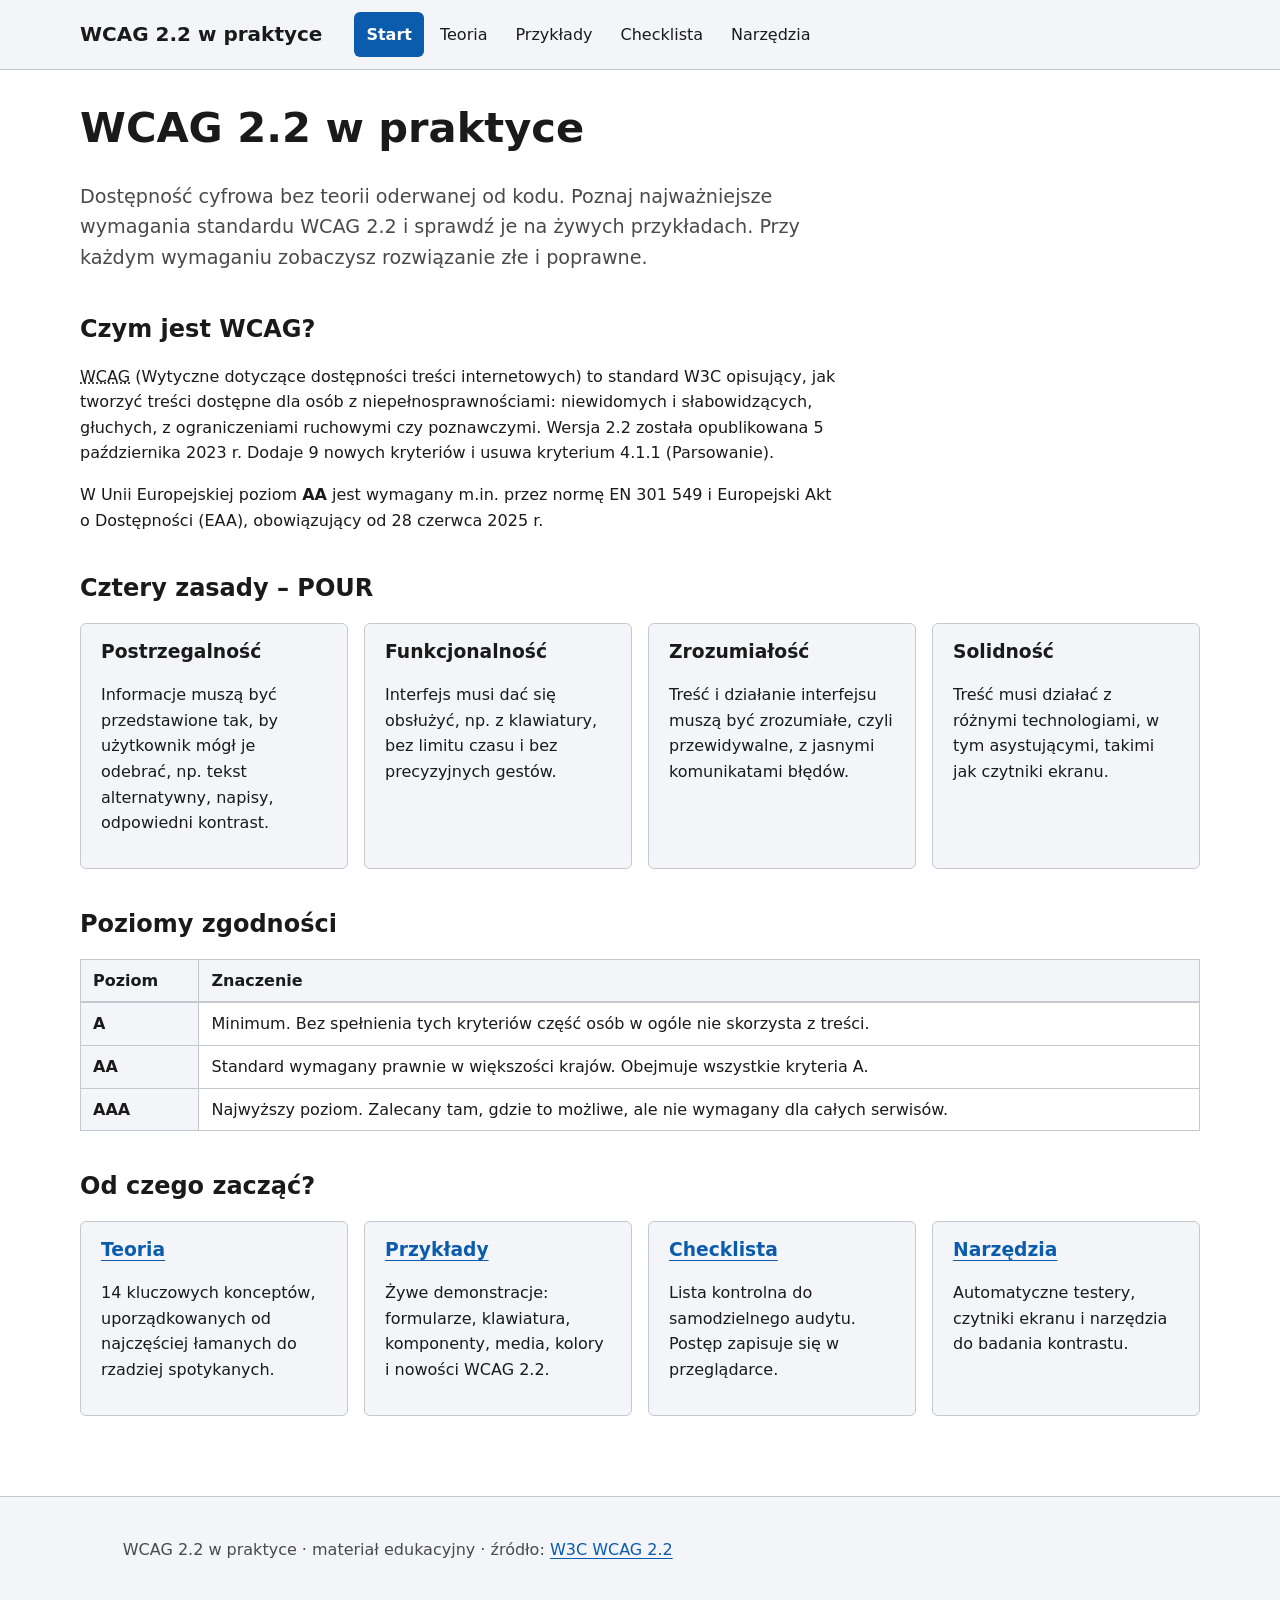
<file: index.html>
<!doctype html>
<html lang="pl">
<head>
  <meta charset="utf-8">
  <meta name="viewport" content="width=device-width, initial-scale=1">
  <title>WCAG 2.2 w praktyce – Strona główna</title>
  <meta name="description" content="Praktyczny przewodnik po standardzie WCAG 2.2 z żywymi przykładami.">
  <link rel="stylesheet" href="assets/css/style.css">
</head>
<body>
  <a class="skip-link" href="#main">Przejdź do treści</a>
  <header class="site-header">
    <div class="inner">
      <a class="logo" href="index.html">WCAG 2.2 w praktyce</a>
      <nav class="site-nav" aria-label="Główna">
        <ul>
          <li><a href="index.html" aria-current="page">Start</a></li>
          <li><a href="teoria.html">Teoria</a></li>
          <li><a href="przyklady/index.html">Przykłady</a></li>
          <li><a href="checklista.html">Checklista</a></li>
          <li><a href="narzedzia.html">Narzędzia</a></li>
        </ul>
      </nav>
    </div>
  </header>

  <main id="main" tabindex="-1">
    <h1>WCAG 2.2 w praktyce</h1>
    <p class="lead">Dostępność cyfrowa bez teorii oderwanej od kodu. Poznaj najważniejsze wymagania standardu WCAG 2.2 i sprawdź je na żywych przykładach. Przy każdym wymaganiu zobaczysz rozwiązanie złe i poprawne.</p>

    <h2>Czym jest WCAG?</h2>
    <p><abbr title="Web Content Accessibility Guidelines">WCAG</abbr> (Wytyczne dotyczące dostępności treści internetowych) to standard W3C opisujący, jak tworzyć treści dostępne dla osób z niepełnosprawnościami: niewidomych i słabowidzących, głuchych, z ograniczeniami ruchowymi czy poznawczymi. Wersja 2.2 została opublikowana 5 października 2023 r. Dodaje 9 nowych kryteriów i usuwa kryterium 4.1.1 (Parsowanie).</p>
    <p>W Unii Europejskiej poziom <strong>AA</strong> jest wymagany m.in. przez normę EN 301 549 i Europejski Akt o Dostępności (EAA), obowiązujący od 28 czerwca 2025 r.</p>

    <h2>Cztery zasady – POUR</h2>
    <ul class="cards">
      <li class="card">
        <h3>Postrzegalność</h3>
        <p>Informacje muszą być przedstawione tak, by użytkownik mógł je odebrać, np. tekst alternatywny, napisy, odpowiedni kontrast.</p>
      </li>
      <li class="card">
        <h3>Funkcjonalność</h3>
        <p>Interfejs musi dać się obsłużyć, np. z klawiatury, bez limitu czasu i bez precyzyjnych gestów.</p>
      </li>
      <li class="card">
        <h3>Zrozumiałość</h3>
        <p>Treść i działanie interfejsu muszą być zrozumiałe, czyli przewidywalne, z jasnymi komunikatami błędów.</p>
      </li>
      <li class="card">
        <h3>Solidność</h3>
        <p>Treść musi działać z różnymi technologiami, w tym asystującymi, takimi jak czytniki ekranu.</p>
      </li>
    </ul>

    <h2>Poziomy zgodności</h2>
    <table>
      <caption class="visually-hidden">Poziomy zgodności WCAG</caption>
      <thead>
        <tr><th scope="col">Poziom</th><th scope="col">Znaczenie</th></tr>
      </thead>
      <tbody>
        <tr><th scope="row">A</th><td>Minimum. Bez spełnienia tych kryteriów część osób w ogóle nie skorzysta z treści.</td></tr>
        <tr><th scope="row">AA</th><td>Standard wymagany prawnie w większości krajów. Obejmuje wszystkie kryteria A.</td></tr>
        <tr><th scope="row">AAA</th><td>Najwyższy poziom. Zalecany tam, gdzie to możliwe, ale nie wymagany dla całych serwisów.</td></tr>
      </tbody>
    </table>

    <h2>Od czego zacząć?</h2>
    <ul class="cards">
      <li class="card">
        <h3><a href="teoria.html">Teoria</a></h3>
        <p>14 kluczowych konceptów, uporządkowanych od najczęściej łamanych do rzadziej spotykanych.</p>
      </li>
      <li class="card">
        <h3><a href="przyklady/index.html">Przykłady</a></h3>
        <p>Żywe demonstracje: formularze, klawiatura, komponenty, media, kolory i nowości WCAG 2.2.</p>
      </li>
      <li class="card">
        <h3><a href="checklista.html">Checklista</a></h3>
        <p>Lista kontrolna do samodzielnego audytu. Postęp zapisuje się w przeglądarce.</p>
      </li>
      <li class="card">
        <h3><a href="narzedzia.html">Narzędzia</a></h3>
        <p>Automatyczne testery, czytniki ekranu i narzędzia do badania kontrastu.</p>
      </li>
    </ul>
  </main>

  <footer class="site-footer">
    <p>WCAG 2.2 w praktyce · materiał edukacyjny · źródło: <a href="https://www.w3.org/TR/WCAG22/" lang="en">W3C WCAG 2.2</a></p>
  </footer>
</body>
</html>
</file>
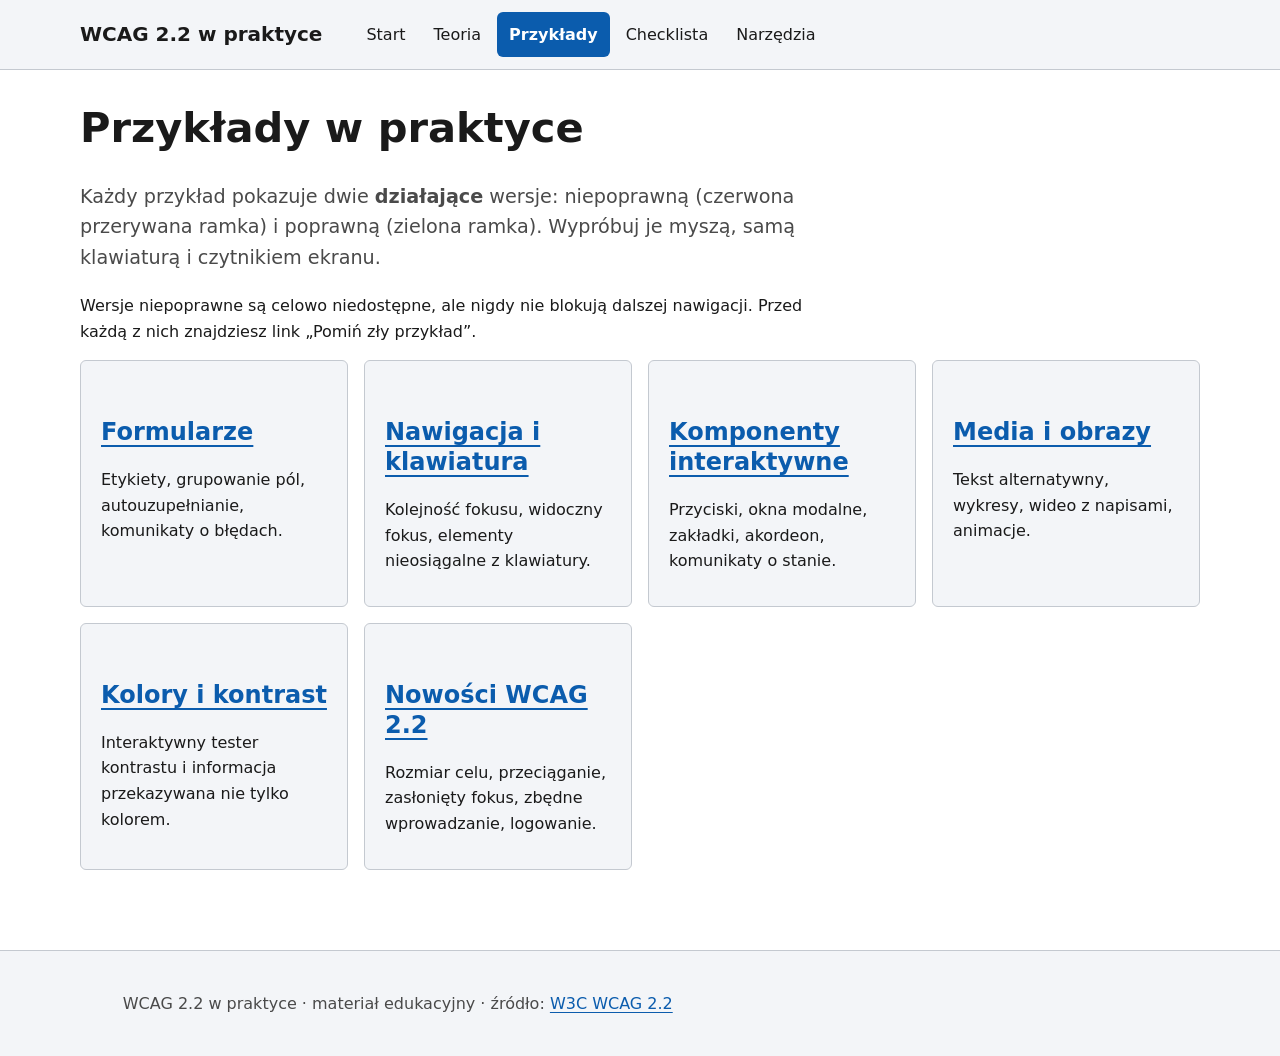
<file: przyklady/index.html>
<!doctype html>
<html lang="pl">
<head>
  <meta charset="utf-8">
  <meta name="viewport" content="width=device-width, initial-scale=1">
  <title>Przykłady – WCAG 2.2 w praktyce</title>
  <link rel="stylesheet" href="../assets/css/style.css">
</head>
<body>
  <a class="skip-link" href="#main">Przejdź do treści</a>
  <header class="site-header">
    <div class="inner">
      <a class="logo" href="../index.html">WCAG 2.2 w praktyce</a>
      <nav class="site-nav" aria-label="Główna">
        <ul>
          <li><a href="../index.html">Start</a></li>
          <li><a href="../teoria.html">Teoria</a></li>
          <li><a href="index.html" aria-current="page">Przykłady</a></li>
          <li><a href="../checklista.html">Checklista</a></li>
          <li><a href="../narzedzia.html">Narzędzia</a></li>
        </ul>
      </nav>
    </div>
  </header>

  <main id="main" tabindex="-1">
    <h1>Przykłady w praktyce</h1>
    <p class="lead">Każdy przykład pokazuje dwie <strong>działające</strong> wersje: niepoprawną (czerwona przerywana ramka) i poprawną (zielona ramka). Wypróbuj je myszą, samą klawiaturą i czytnikiem ekranu.</p>
    <p>Wersje niepoprawne są celowo niedostępne, ale nigdy nie blokują dalszej nawigacji. Przed każdą z nich znajdziesz link „Pomiń zły przykład”.</p>

    <ul class="cards">
      <li class="card">
        <h2><a href="formularze.html">Formularze</a></h2>
        <p>Etykiety, grupowanie pól, autouzupełnianie, komunikaty o błędach.</p>
      </li>
      <li class="card">
        <h2><a href="klawiatura.html">Nawigacja i klawiatura</a></h2>
        <p>Kolejność fokusu, widoczny fokus, elementy nieosiągalne z klawiatury.</p>
      </li>
      <li class="card">
        <h2><a href="komponenty.html">Komponenty interaktywne</a></h2>
        <p>Przyciski, okna modalne, zakładki, akordeon, komunikaty o stanie.</p>
      </li>
      <li class="card">
        <h2><a href="media.html">Media i obrazy</a></h2>
        <p>Tekst alternatywny, wykresy, wideo z napisami, animacje.</p>
      </li>
      <li class="card">
        <h2><a href="kolory.html">Kolory i kontrast</a></h2>
        <p>Interaktywny tester kontrastu i informacja przekazywana nie tylko kolorem.</p>
      </li>
      <li class="card">
        <h2><a href="wcag22.html">Nowości WCAG 2.2</a></h2>
        <p>Rozmiar celu, przeciąganie, zasłonięty fokus, zbędne wprowadzanie, logowanie.</p>
      </li>
    </ul>
  </main>

  <footer class="site-footer">
    <p>WCAG 2.2 w praktyce · materiał edukacyjny · źródło: <a href="https://www.w3.org/TR/WCAG22/" lang="en">W3C WCAG 2.2</a></p>
  </footer>
</body>
</html>
</file>
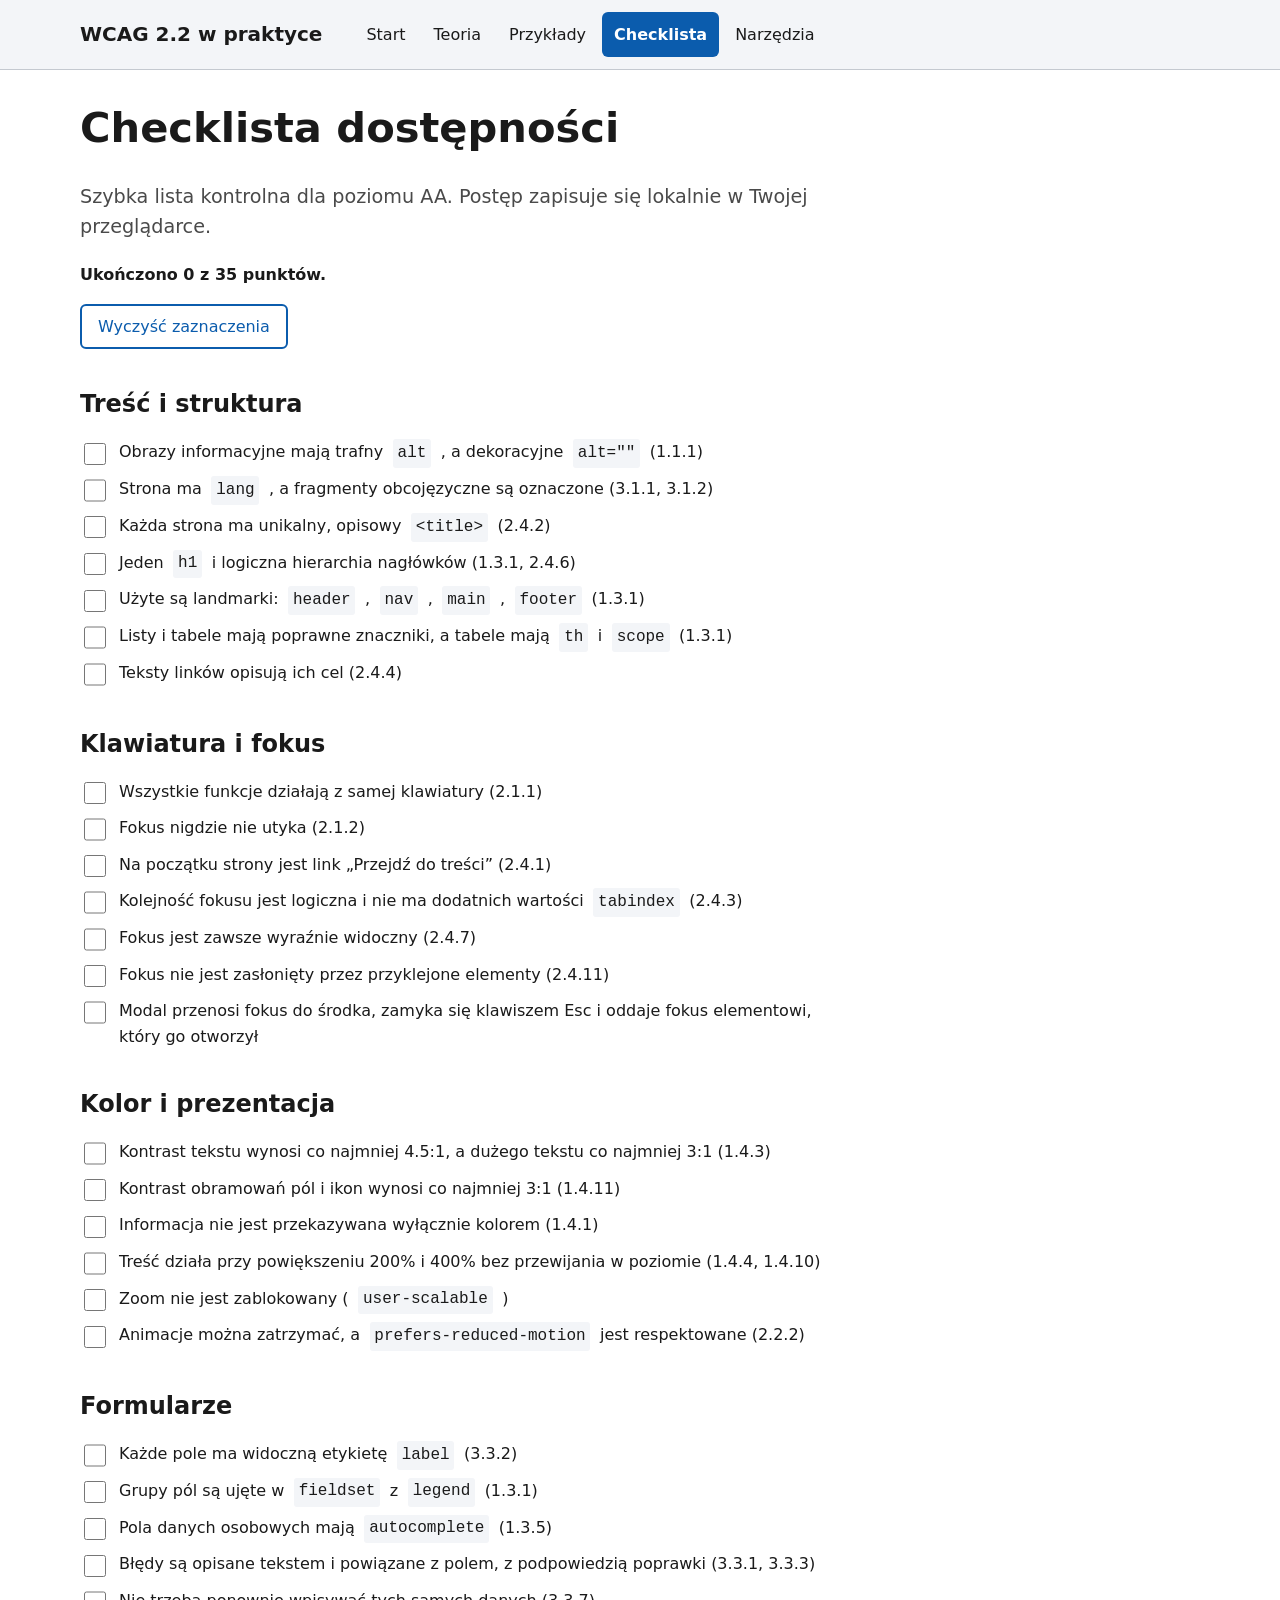
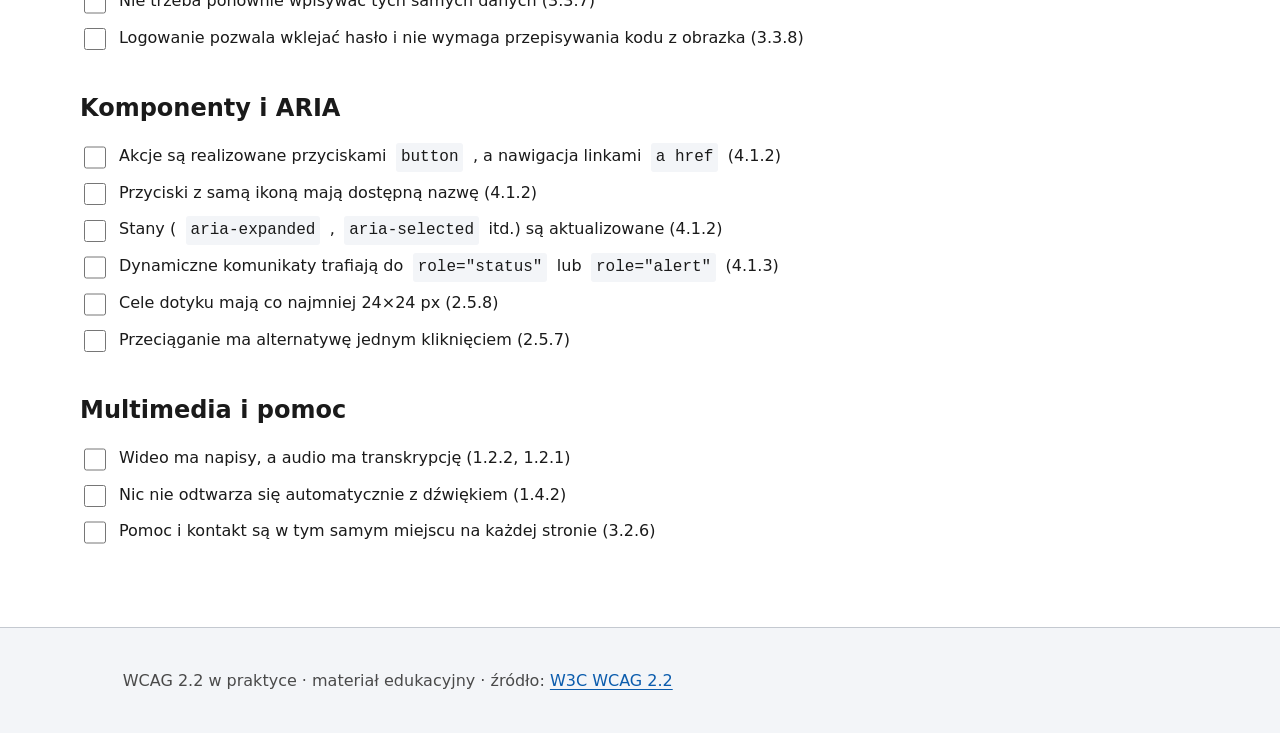
<file: checklista.html>
<!doctype html>
<html lang="pl">
<head>
  <meta charset="utf-8">
  <meta name="viewport" content="width=device-width, initial-scale=1">
  <title>Checklista – WCAG 2.2 w praktyce</title>
  <link rel="stylesheet" href="assets/css/style.css">
  <link rel="stylesheet" href="assets/css/demo.css">
</head>
<body>
  <a class="skip-link" href="#main">Przejdź do treści</a>
  <header class="site-header">
    <div class="inner">
      <a class="logo" href="index.html">WCAG 2.2 w praktyce</a>
      <nav class="site-nav" aria-label="Główna">
        <ul>
          <li><a href="index.html">Start</a></li>
          <li><a href="teoria.html">Teoria</a></li>
          <li><a href="przyklady/index.html">Przykłady</a></li>
          <li><a href="checklista.html" aria-current="page">Checklista</a></li>
          <li><a href="narzedzia.html">Narzędzia</a></li>
        </ul>
      </nav>
    </div>
  </header>

  <main id="main" tabindex="-1">
    <h1>Checklista dostępności</h1>
    <p class="lead">Szybka lista kontrolna dla poziomu AA. Postęp zapisuje się lokalnie w Twojej przeglądarce.</p>
    <p class="progress-text" id="progress" role="status"></p>
    <p><button type="button" class="secondary" id="reset-checklist">Wyczyść zaznaczenia</button></p>

    <div id="checklist">
      <h2>Treść i struktura</h2>
      <ul class="checklist">
        <li><label><input type="checkbox" id="c1"> Obrazy informacyjne mają trafny <code>alt</code>, a dekoracyjne <code>alt=""</code> (1.1.1)</label></li>
        <li><label><input type="checkbox" id="c2"> Strona ma <code>lang</code>, a fragmenty obcojęzyczne są oznaczone (3.1.1, 3.1.2)</label></li>
        <li><label><input type="checkbox" id="c3"> Każda strona ma unikalny, opisowy <code>&lt;title&gt;</code> (2.4.2)</label></li>
        <li><label><input type="checkbox" id="c4"> Jeden <code>h1</code> i logiczna hierarchia nagłówków (1.3.1, 2.4.6)</label></li>
        <li><label><input type="checkbox" id="c5"> Użyte są landmarki: <code>header</code>, <code>nav</code>, <code>main</code>, <code>footer</code> (1.3.1)</label></li>
        <li><label><input type="checkbox" id="c6"> Listy i tabele mają poprawne znaczniki, a tabele mają <code>th</code> i <code>scope</code> (1.3.1)</label></li>
        <li><label><input type="checkbox" id="c7"> Teksty linków opisują ich cel (2.4.4)</label></li>
      </ul>

      <h2>Klawiatura i fokus</h2>
      <ul class="checklist">
        <li><label><input type="checkbox" id="c8"> Wszystkie funkcje działają z samej klawiatury (2.1.1)</label></li>
        <li><label><input type="checkbox" id="c9"> Fokus nigdzie nie utyka (2.1.2)</label></li>
        <li><label><input type="checkbox" id="c10"> Na początku strony jest link „Przejdź do treści” (2.4.1)</label></li>
        <li><label><input type="checkbox" id="c11"> Kolejność fokusu jest logiczna i nie ma dodatnich wartości <code>tabindex</code> (2.4.3)</label></li>
        <li><label><input type="checkbox" id="c12"> Fokus jest zawsze wyraźnie widoczny (2.4.7)</label></li>
        <li><label><input type="checkbox" id="c13"> Fokus nie jest zasłonięty przez przyklejone elementy (2.4.11)</label></li>
        <li><label><input type="checkbox" id="c14"> Modal przenosi fokus do środka, zamyka się klawiszem Esc i oddaje fokus elementowi, który go otworzył</label></li>
      </ul>

      <h2>Kolor i prezentacja</h2>
      <ul class="checklist">
        <li><label><input type="checkbox" id="c15"> Kontrast tekstu wynosi co najmniej 4.5:1, a dużego tekstu co najmniej 3:1 (1.4.3)</label></li>
        <li><label><input type="checkbox" id="c16"> Kontrast obramowań pól i ikon wynosi co najmniej 3:1 (1.4.11)</label></li>
        <li><label><input type="checkbox" id="c17"> Informacja nie jest przekazywana wyłącznie kolorem (1.4.1)</label></li>
        <li><label><input type="checkbox" id="c18"> Treść działa przy powiększeniu 200% i 400% bez przewijania w poziomie (1.4.4, 1.4.10)</label></li>
        <li><label><input type="checkbox" id="c19"> Zoom nie jest zablokowany (<code>user-scalable</code>)</label></li>
        <li><label><input type="checkbox" id="c20"> Animacje można zatrzymać, a <code>prefers-reduced-motion</code> jest respektowane (2.2.2)</label></li>
      </ul>

      <h2>Formularze</h2>
      <ul class="checklist">
        <li><label><input type="checkbox" id="c21"> Każde pole ma widoczną etykietę <code>label</code> (3.3.2)</label></li>
        <li><label><input type="checkbox" id="c22"> Grupy pól są ujęte w <code>fieldset</code> z <code>legend</code> (1.3.1)</label></li>
        <li><label><input type="checkbox" id="c23"> Pola danych osobowych mają <code>autocomplete</code> (1.3.5)</label></li>
        <li><label><input type="checkbox" id="c24"> Błędy są opisane tekstem i powiązane z polem, z podpowiedzią poprawki (3.3.1, 3.3.3)</label></li>
        <li><label><input type="checkbox" id="c25"> Nie trzeba ponownie wpisywać tych samych danych (3.3.7)</label></li>
        <li><label><input type="checkbox" id="c26"> Logowanie pozwala wklejać hasło i nie wymaga przepisywania kodu z obrazka (3.3.8)</label></li>
      </ul>

      <h2>Komponenty i ARIA</h2>
      <ul class="checklist">
        <li><label><input type="checkbox" id="c27"> Akcje są realizowane przyciskami <code>button</code>, a nawigacja linkami <code>a href</code> (4.1.2)</label></li>
        <li><label><input type="checkbox" id="c28"> Przyciski z samą ikoną mają dostępną nazwę (4.1.2)</label></li>
        <li><label><input type="checkbox" id="c29"> Stany (<code>aria-expanded</code>, <code>aria-selected</code> itd.) są aktualizowane (4.1.2)</label></li>
        <li><label><input type="checkbox" id="c30"> Dynamiczne komunikaty trafiają do <code>role="status"</code> lub <code>role="alert"</code> (4.1.3)</label></li>
        <li><label><input type="checkbox" id="c31"> Cele dotyku mają co najmniej 24×24 px (2.5.8)</label></li>
        <li><label><input type="checkbox" id="c32"> Przeciąganie ma alternatywę jednym kliknięciem (2.5.7)</label></li>
      </ul>

      <h2>Multimedia i pomoc</h2>
      <ul class="checklist">
        <li><label><input type="checkbox" id="c33"> Wideo ma napisy, a audio ma transkrypcję (1.2.2, 1.2.1)</label></li>
        <li><label><input type="checkbox" id="c34"> Nic nie odtwarza się automatycznie z dźwiękiem (1.4.2)</label></li>
        <li><label><input type="checkbox" id="c35"> Pomoc i kontakt są w tym samym miejscu na każdej stronie (3.2.6)</label></li>
      </ul>
    </div>
  </main>

  <footer class="site-footer">
    <p>WCAG 2.2 w praktyce · materiał edukacyjny · źródło: <a href="https://www.w3.org/TR/WCAG22/" lang="en">W3C WCAG 2.2</a></p>
  </footer>
  <script src="assets/js/main.js"></script>
</body>
</html>
</file>
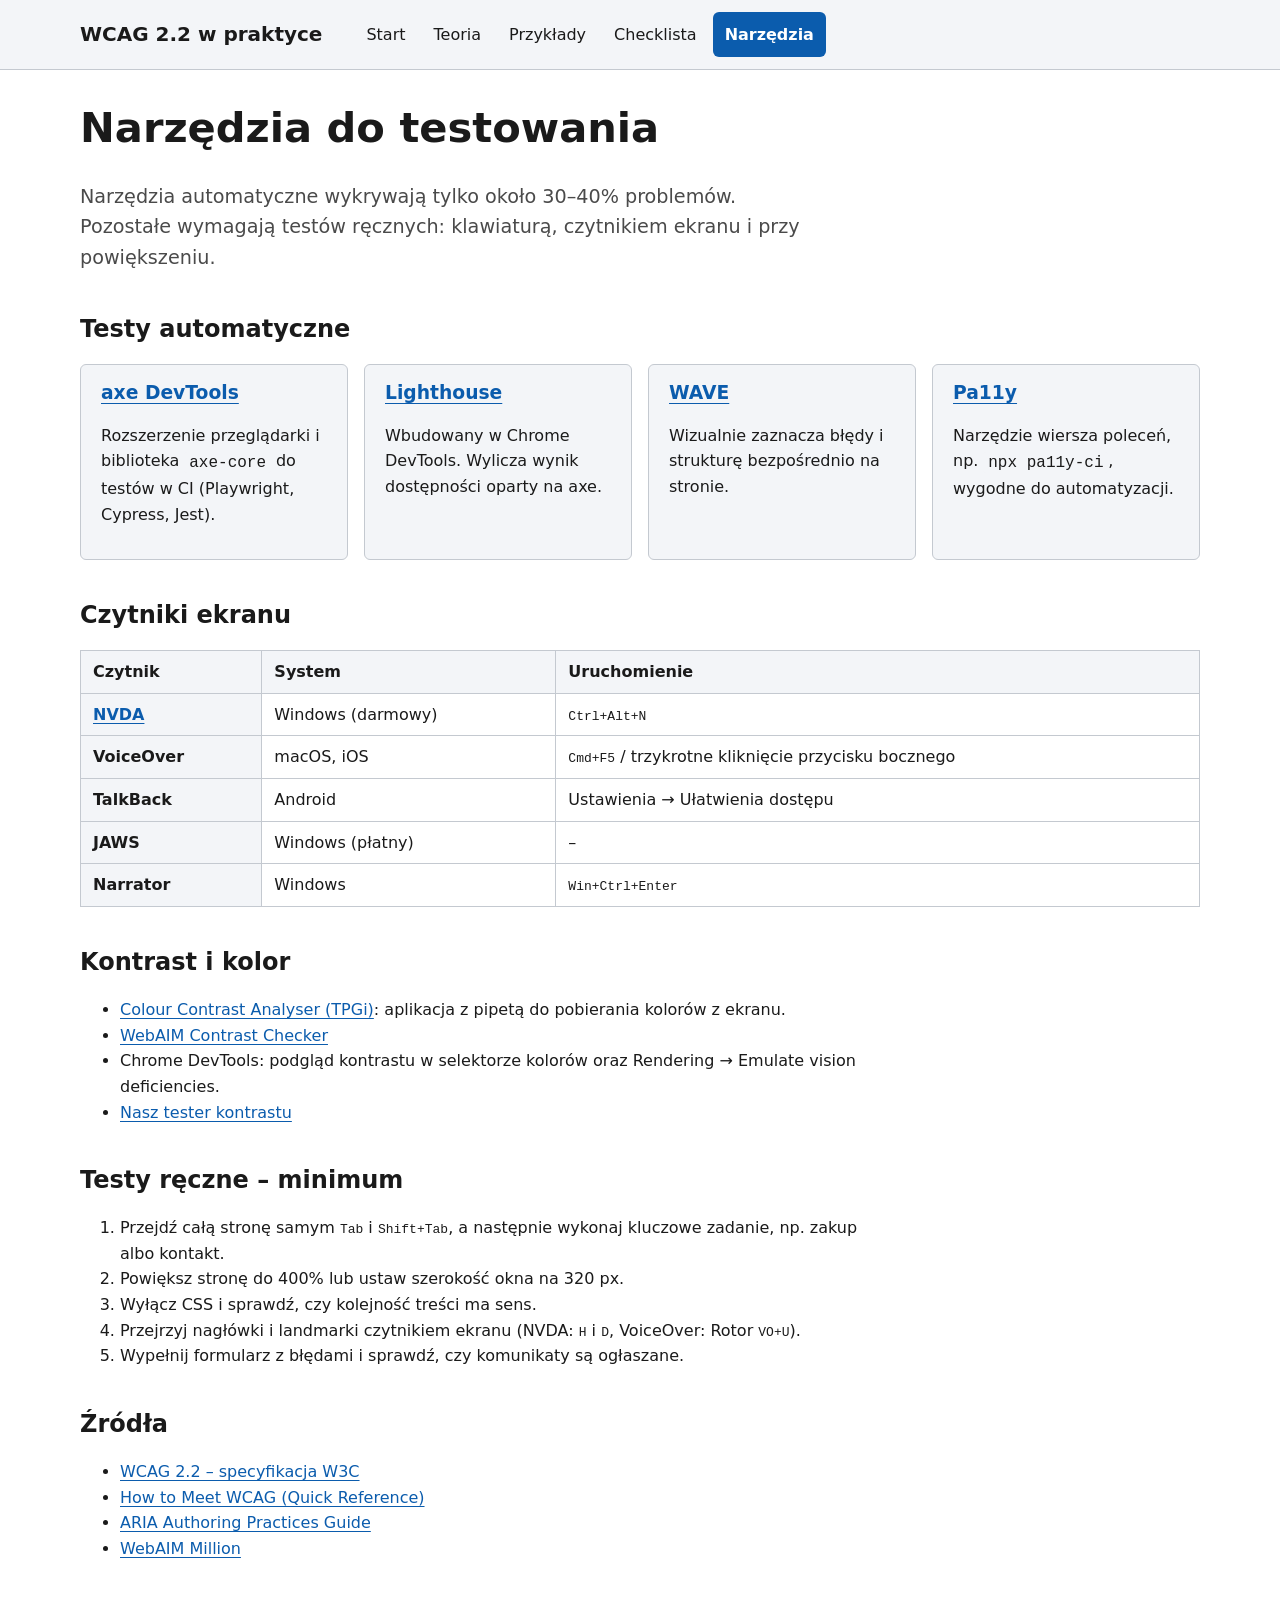
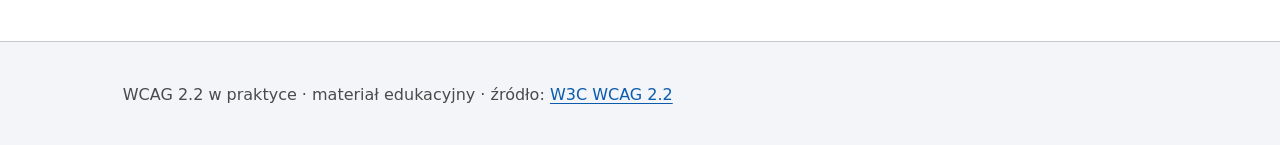
<file: narzedzia.html>
<!doctype html>
<html lang="pl">
<head>
  <meta charset="utf-8">
  <meta name="viewport" content="width=device-width, initial-scale=1">
  <title>Narzędzia – WCAG 2.2 w praktyce</title>
  <link rel="stylesheet" href="assets/css/style.css">
</head>
<body>
  <a class="skip-link" href="#main">Przejdź do treści</a>
  <header class="site-header">
    <div class="inner">
      <a class="logo" href="index.html">WCAG 2.2 w praktyce</a>
      <nav class="site-nav" aria-label="Główna">
        <ul>
          <li><a href="index.html">Start</a></li>
          <li><a href="teoria.html">Teoria</a></li>
          <li><a href="przyklady/index.html">Przykłady</a></li>
          <li><a href="checklista.html">Checklista</a></li>
          <li><a href="narzedzia.html" aria-current="page">Narzędzia</a></li>
        </ul>
      </nav>
    </div>
  </header>

  <main id="main" tabindex="-1">
    <h1>Narzędzia do testowania</h1>
    <p class="lead">Narzędzia automatyczne wykrywają tylko około 30–40% problemów. Pozostałe wymagają testów ręcznych: klawiaturą, czytnikiem ekranu i przy powiększeniu.</p>

    <h2>Testy automatyczne</h2>
    <ul class="cards">
      <li class="card"><h3><a href="https://www.deque.com/axe/devtools/" lang="en">axe DevTools</a></h3><p>Rozszerzenie przeglądarki i biblioteka <code>axe-core</code> do testów w CI (Playwright, Cypress, Jest).</p></li>
      <li class="card"><h3><a href="https://developer.chrome.com/docs/lighthouse/" lang="en">Lighthouse</a></h3><p>Wbudowany w Chrome DevTools. Wylicza wynik dostępności oparty na axe.</p></li>
      <li class="card"><h3><a href="https://wave.webaim.org/" lang="en">WAVE</a></h3><p>Wizualnie zaznacza błędy i strukturę bezpośrednio na stronie.</p></li>
      <li class="card"><h3><a href="https://pa11y.org/" lang="en">Pa11y</a></h3><p>Narzędzie wiersza poleceń, np. <code>npx pa11y-ci</code>, wygodne do automatyzacji.</p></li>
    </ul>

    <h2>Czytniki ekranu</h2>
    <table>
      <thead><tr><th scope="col">Czytnik</th><th scope="col">System</th><th scope="col">Uruchomienie</th></tr></thead>
      <tbody>
        <tr><th scope="row"><a href="https://www.nvaccess.org/">NVDA</a></th><td>Windows (darmowy)</td><td><kbd>Ctrl+Alt+N</kbd></td></tr>
        <tr><th scope="row">VoiceOver</th><td>macOS, iOS</td><td><kbd>Cmd+F5</kbd> / trzykrotne kliknięcie przycisku bocznego</td></tr>
        <tr><th scope="row">TalkBack</th><td>Android</td><td>Ustawienia → Ułatwienia dostępu</td></tr>
        <tr><th scope="row">JAWS</th><td>Windows (płatny)</td><td>–</td></tr>
        <tr><th scope="row">Narrator</th><td>Windows</td><td><kbd>Win+Ctrl+Enter</kbd></td></tr>
      </tbody>
    </table>

    <h2>Kontrast i kolor</h2>
    <ul>
      <li><a href="https://www.tpgi.com/color-contrast-checker/" lang="en">Colour Contrast Analyser (TPGi)</a>: aplikacja z pipetą do pobierania kolorów z ekranu.</li>
      <li><a href="https://webaim.org/resources/contrastchecker/" lang="en">WebAIM Contrast Checker</a></li>
      <li>Chrome DevTools: podgląd kontrastu w selektorze kolorów oraz Rendering → <span lang="en">Emulate vision deficiencies</span>.</li>
      <li><a href="przyklady/kolory.html">Nasz tester kontrastu</a></li>
    </ul>

    <h2>Testy ręczne – minimum</h2>
    <ol>
      <li>Przejdź całą stronę samym <kbd>Tab</kbd> i <kbd>Shift+Tab</kbd>, a następnie wykonaj kluczowe zadanie, np. zakup albo kontakt.</li>
      <li>Powiększ stronę do 400% lub ustaw szerokość okna na 320 px.</li>
      <li>Wyłącz CSS i sprawdź, czy kolejność treści ma sens.</li>
      <li>Przejrzyj nagłówki i landmarki czytnikiem ekranu (NVDA: <kbd>H</kbd> i <kbd>D</kbd>, VoiceOver: Rotor <kbd>VO+U</kbd>).</li>
      <li>Wypełnij formularz z błędami i sprawdź, czy komunikaty są ogłaszane.</li>
    </ol>

    <h2>Źródła</h2>
    <ul>
      <li><a href="https://www.w3.org/TR/WCAG22/" lang="en">WCAG 2.2 – specyfikacja W3C</a></li>
      <li><a href="https://www.w3.org/WAI/WCAG22/quickref/" lang="en">How to Meet WCAG (Quick Reference)</a></li>
      <li><a href="https://www.w3.org/WAI/ARIA/apg/" lang="en">ARIA Authoring Practices Guide</a></li>
      <li><a href="https://webaim.org/projects/million/" lang="en">WebAIM Million</a></li>
    </ul>
  </main>

  <footer class="site-footer">
    <p>WCAG 2.2 w praktyce · materiał edukacyjny · źródło: <a href="https://www.w3.org/TR/WCAG22/" lang="en">W3C WCAG 2.2</a></p>
  </footer>
</body>
</html>
</file>
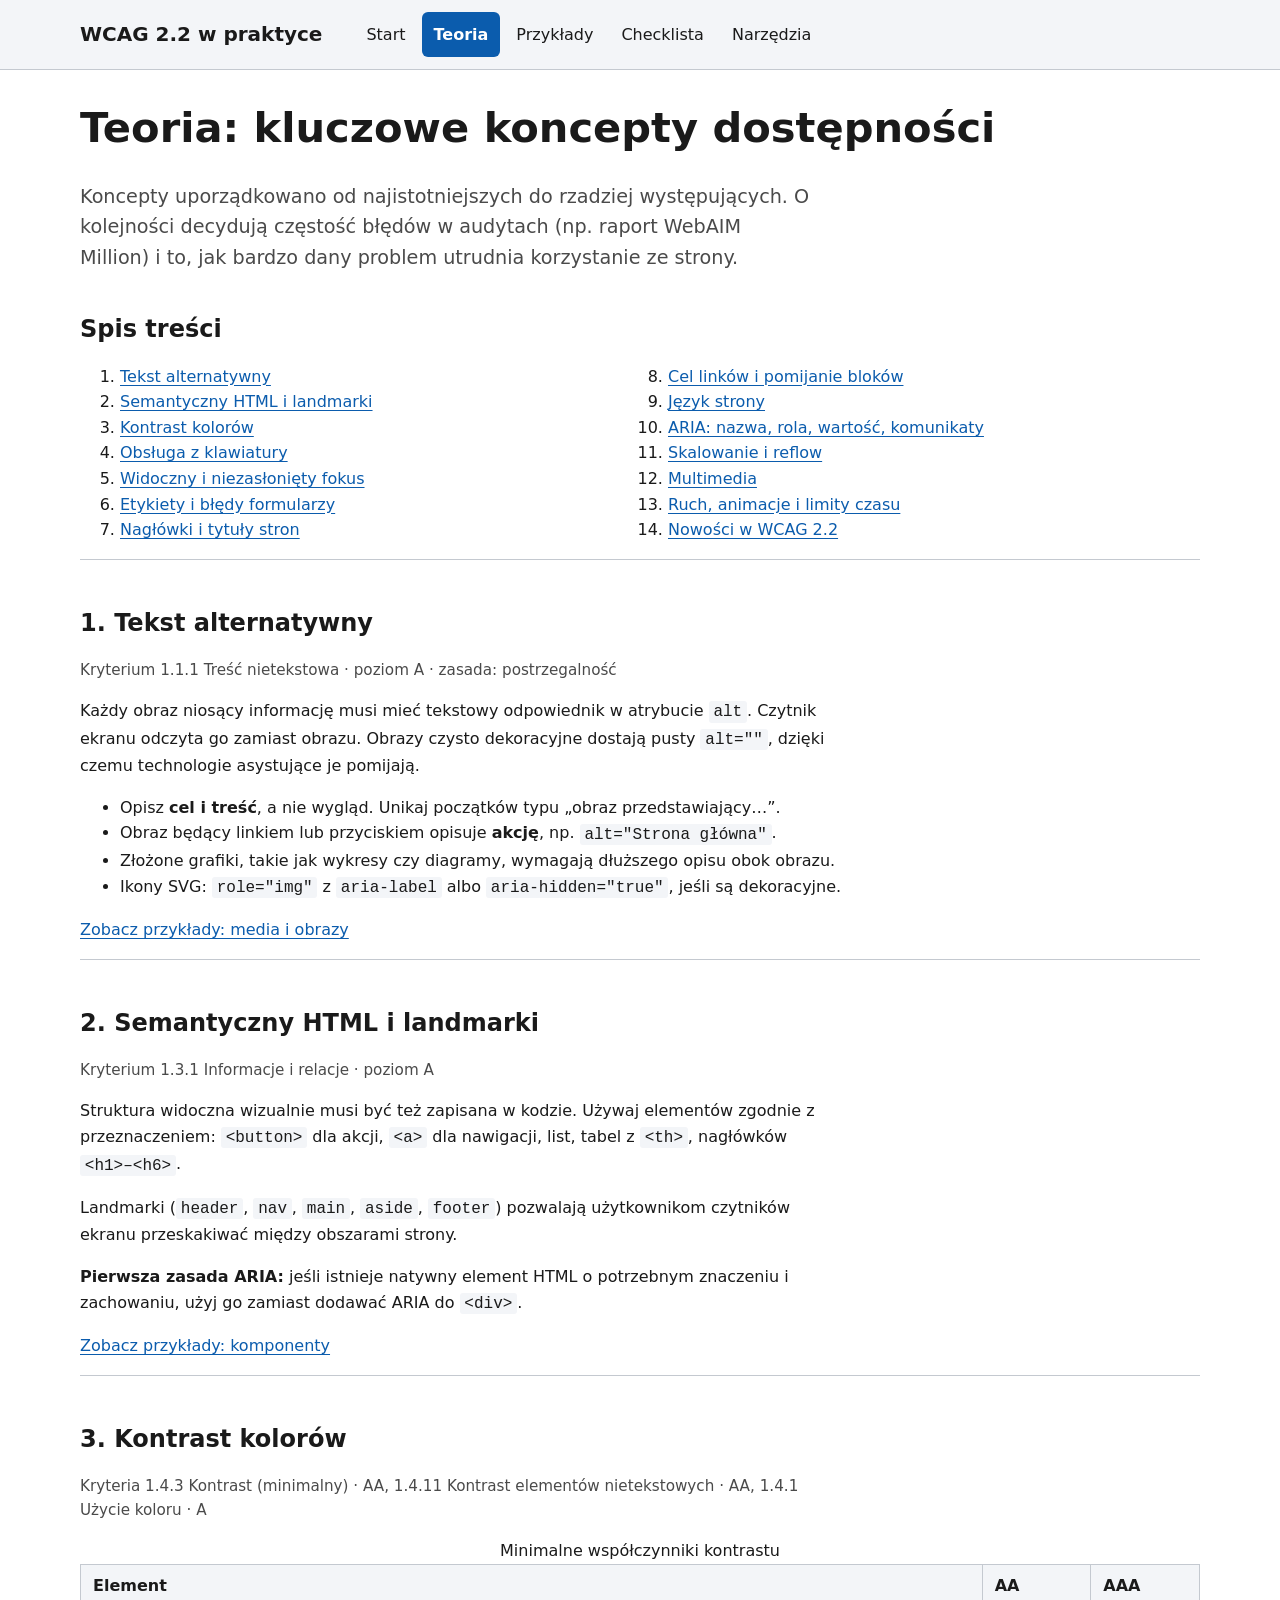
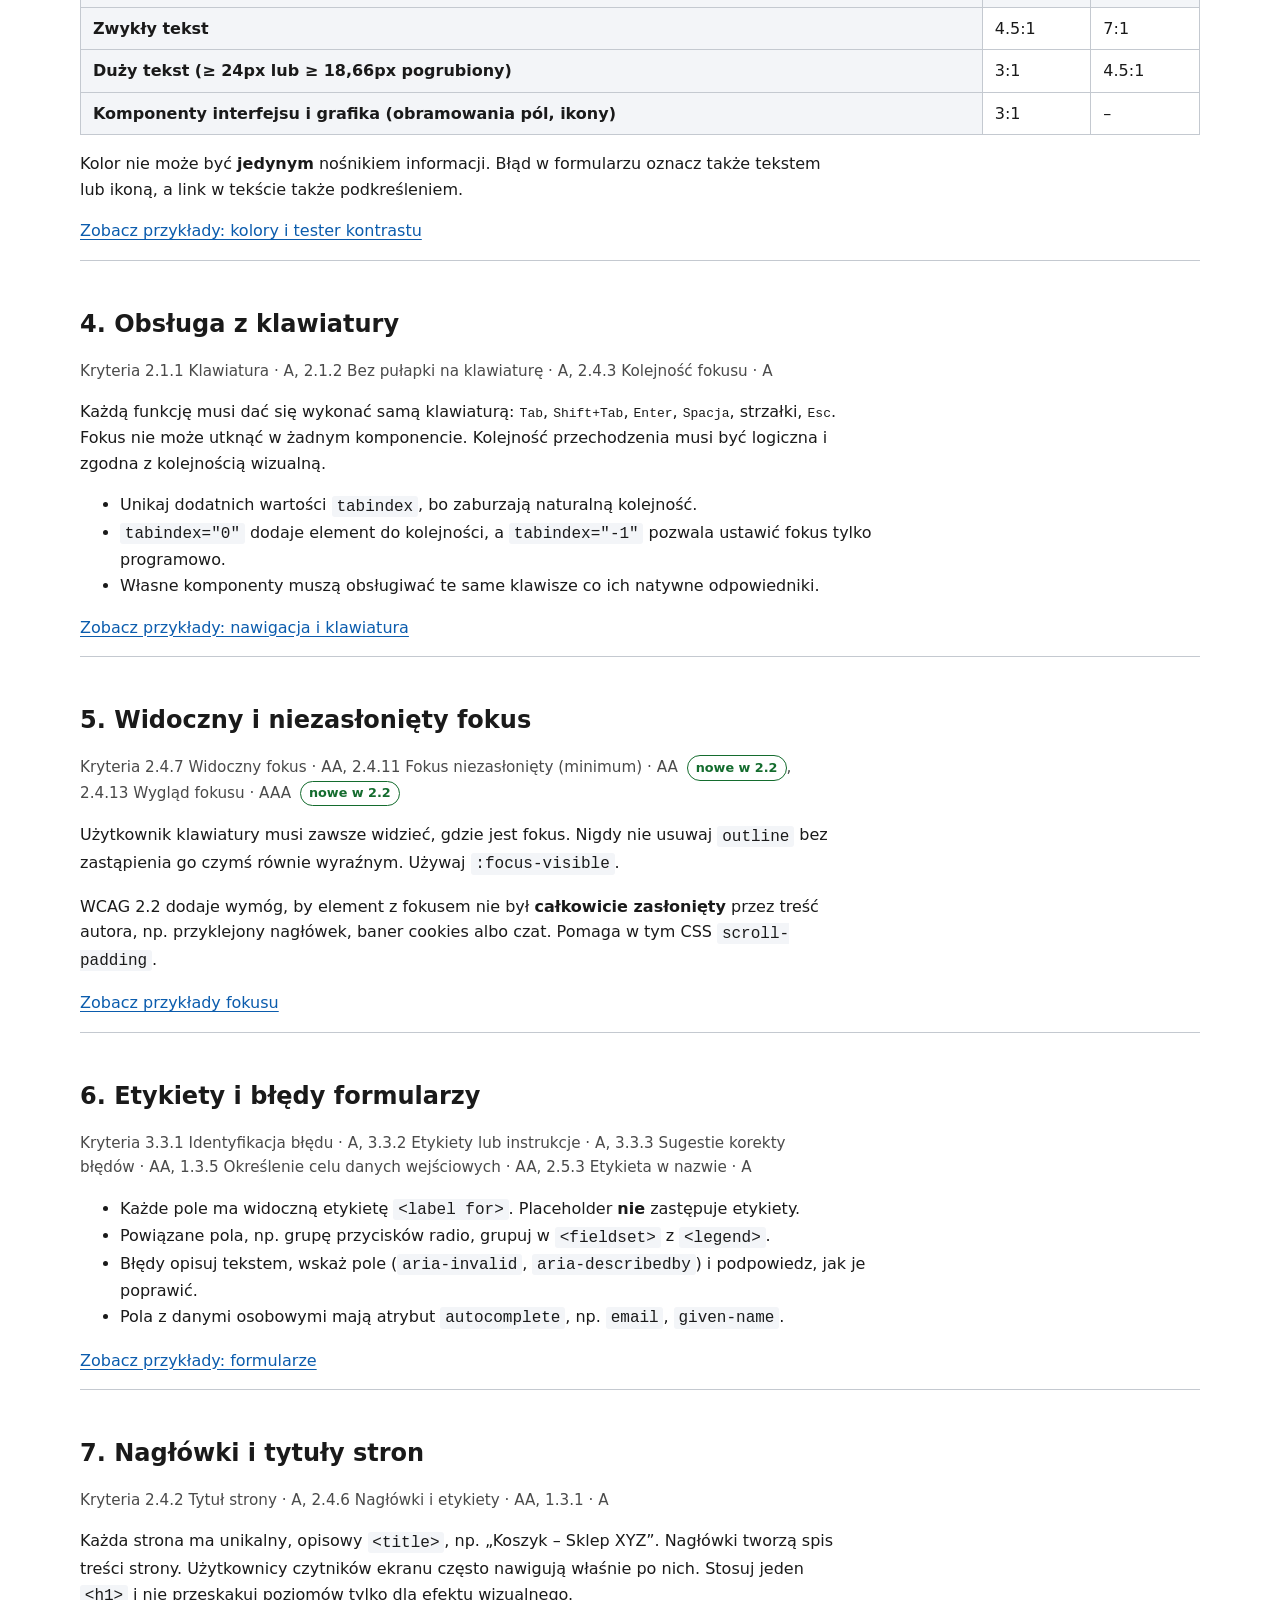
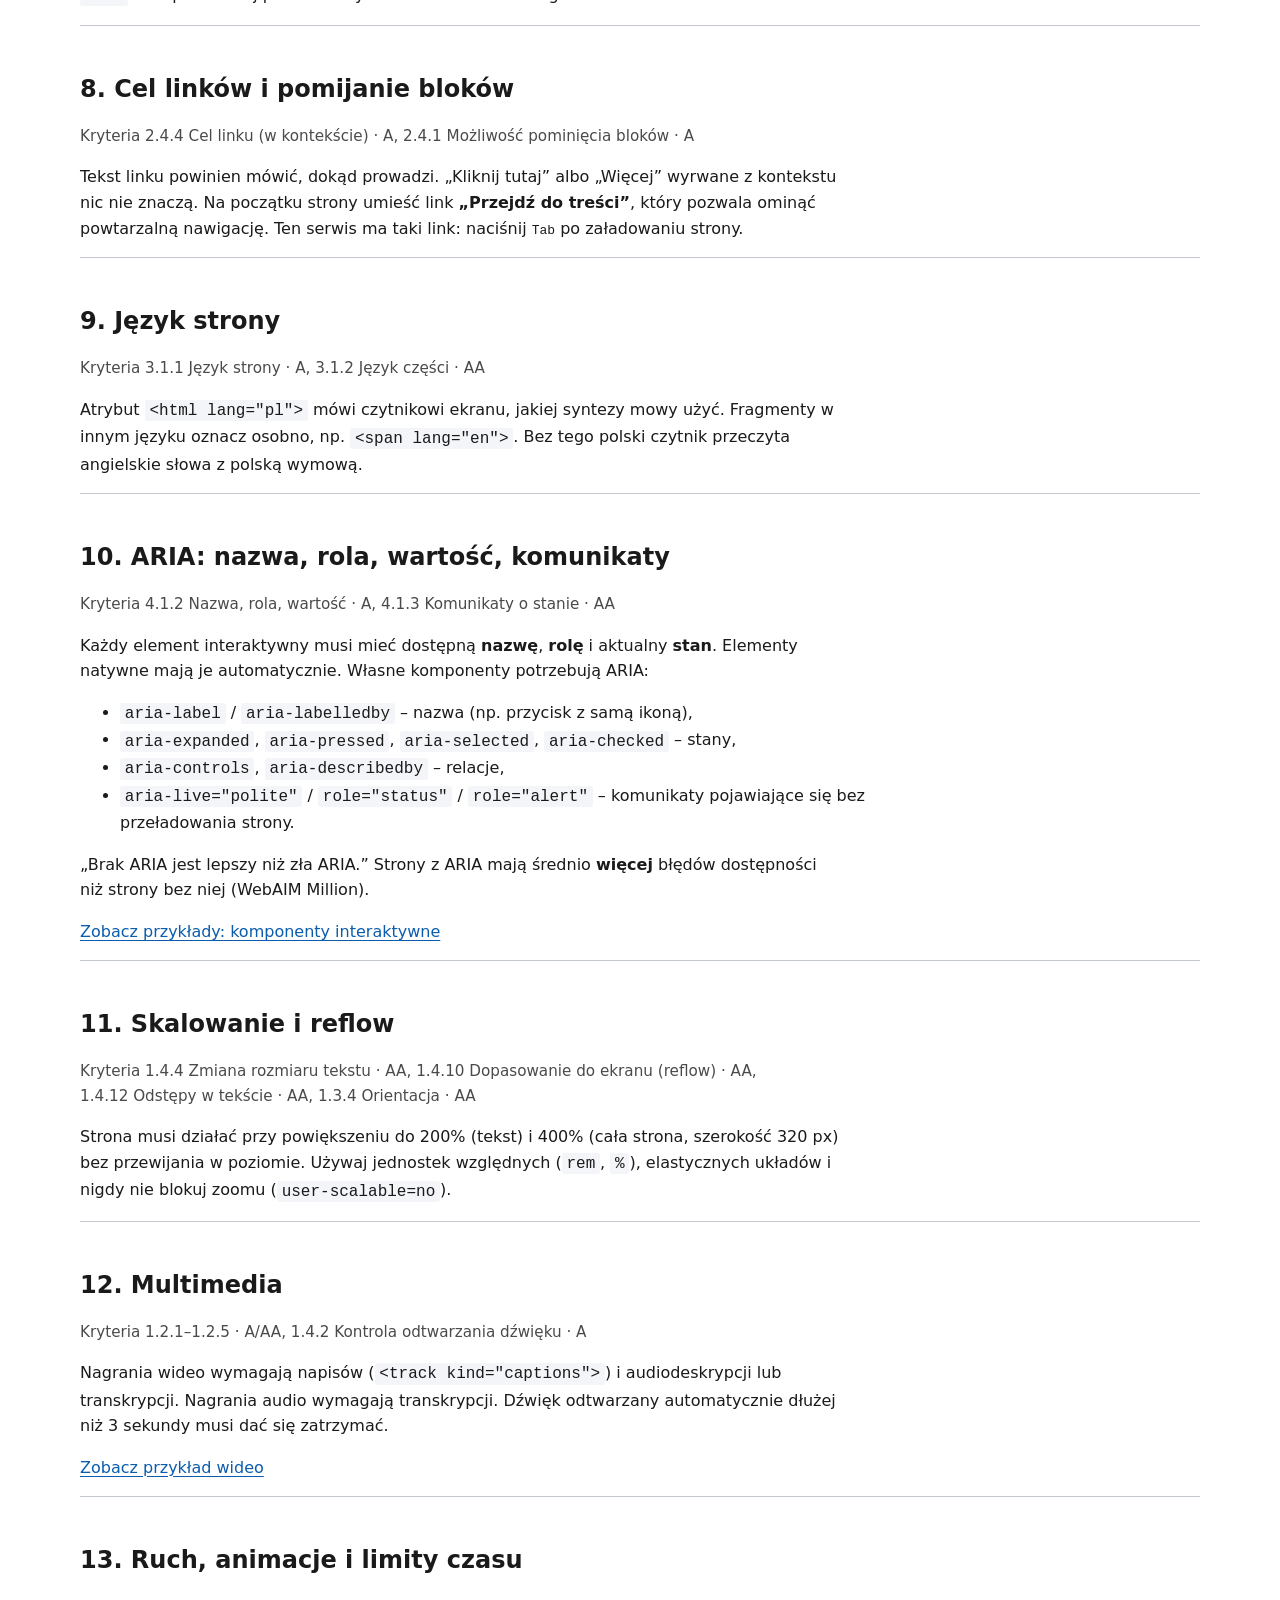
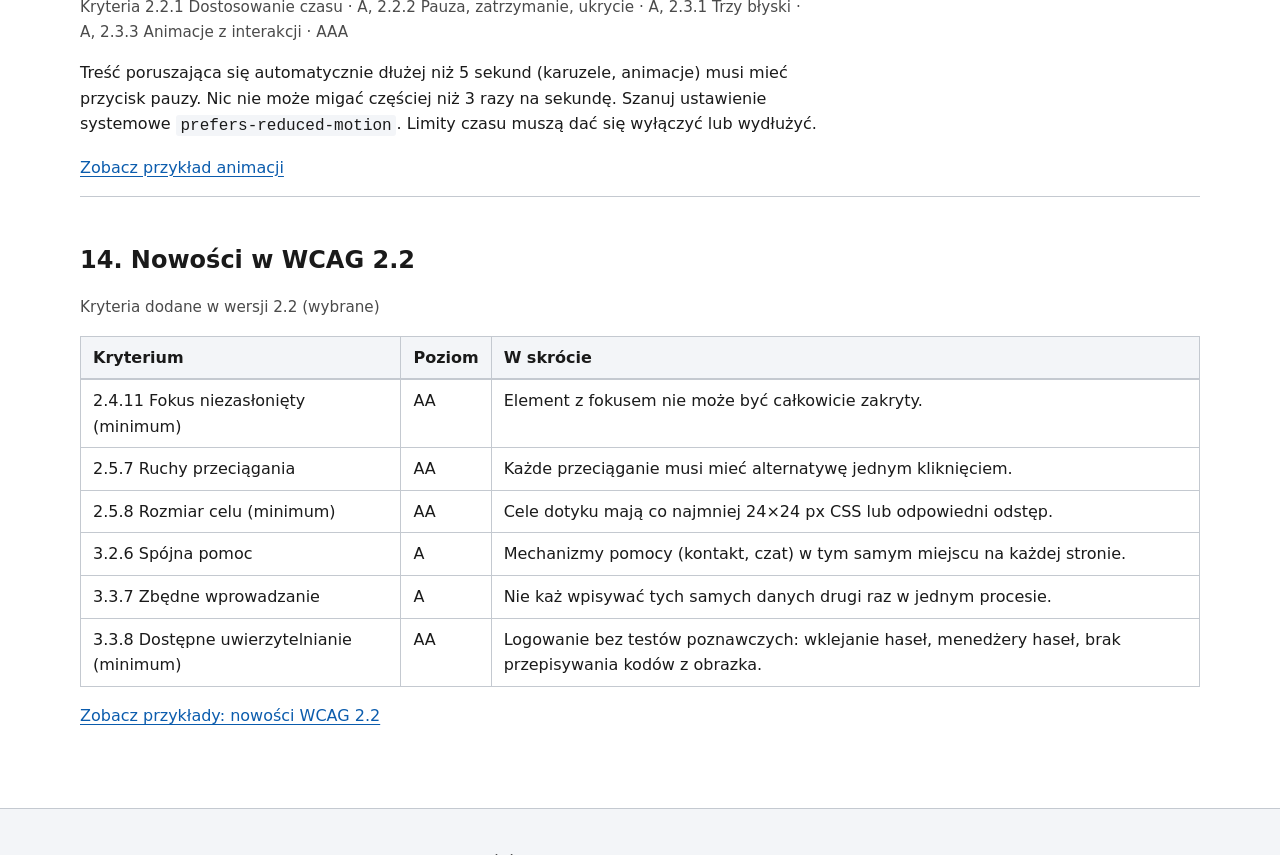
<file: teoria.html>
<!doctype html>
<html lang="pl">
<head>
  <meta charset="utf-8">
  <meta name="viewport" content="width=device-width, initial-scale=1">
  <title>Teoria – WCAG 2.2 w praktyce</title>
  <link rel="stylesheet" href="assets/css/style.css">
</head>
<body>
  <a class="skip-link" href="#main">Przejdź do treści</a>
  <header class="site-header">
    <div class="inner">
      <a class="logo" href="index.html">WCAG 2.2 w praktyce</a>
      <nav class="site-nav" aria-label="Główna">
        <ul>
          <li><a href="index.html">Start</a></li>
          <li><a href="teoria.html" aria-current="page">Teoria</a></li>
          <li><a href="przyklady/index.html">Przykłady</a></li>
          <li><a href="checklista.html">Checklista</a></li>
          <li><a href="narzedzia.html">Narzędzia</a></li>
        </ul>
      </nav>
    </div>
  </header>

  <main id="main" tabindex="-1">
    <h1>Teoria: kluczowe koncepty dostępności</h1>
    <p class="lead">Koncepty uporządkowano od najistotniejszych do rzadziej występujących. O kolejności decydują częstość błędów w audytach (np. raport WebAIM Million) i to, jak bardzo dany problem utrudnia korzystanie ze strony.</p>

    <nav class="toc" aria-labelledby="toc-title">
      <h2 id="toc-title">Spis treści</h2>
      <ol>
        <li><a href="#alt">Tekst alternatywny</a></li>
        <li><a href="#semantyka">Semantyczny HTML i landmarki</a></li>
        <li><a href="#kontrast">Kontrast kolorów</a></li>
        <li><a href="#klawiatura">Obsługa z klawiatury</a></li>
        <li><a href="#fokus">Widoczny i niezasłonięty fokus</a></li>
        <li><a href="#formularze">Etykiety i błędy formularzy</a></li>
        <li><a href="#naglowki">Nagłówki i tytuły stron</a></li>
        <li><a href="#linki">Cel linków i pomijanie bloków</a></li>
        <li><a href="#jezyk">Język strony</a></li>
        <li><a href="#aria">ARIA: nazwa, rola, wartość, komunikaty</a></li>
        <li><a href="#skalowanie">Skalowanie i reflow</a></li>
        <li><a href="#multimedia">Multimedia</a></li>
        <li><a href="#ruch">Ruch, animacje i limity czasu</a></li>
        <li><a href="#nowosci">Nowości w WCAG 2.2</a></li>
      </ol>
    </nav>

    <section class="concept" id="alt" aria-labelledby="alt-h">
      <h2 id="alt-h">1. Tekst alternatywny</h2>
      <p class="meta">Kryterium 1.1.1 Treść nietekstowa · poziom A · zasada: postrzegalność</p>
      <p>Każdy obraz niosący informację musi mieć tekstowy odpowiednik w atrybucie <code>alt</code>. Czytnik ekranu odczyta go zamiast obrazu. Obrazy czysto dekoracyjne dostają pusty <code>alt=""</code>, dzięki czemu technologie asystujące je pomijają.</p>
      <ul>
        <li>Opisz <strong>cel i treść</strong>, a nie wygląd. Unikaj początków typu „obraz przedstawiający…”.</li>
        <li>Obraz będący linkiem lub przyciskiem opisuje <strong>akcję</strong>, np. <code>alt="Strona główna"</code>.</li>
        <li>Złożone grafiki, takie jak wykresy czy diagramy, wymagają dłuższego opisu obok obrazu.</li>
        <li>Ikony SVG: <code>role="img"</code> z <code>aria-label</code> albo <code>aria-hidden="true"</code>, jeśli są dekoracyjne.</li>
      </ul>
      <p><a href="przyklady/media.html">Zobacz przykłady: media i obrazy</a></p>
    </section>

    <section class="concept" id="semantyka" aria-labelledby="sem-h">
      <h2 id="sem-h">2. Semantyczny HTML i landmarki</h2>
      <p class="meta">Kryterium 1.3.1 Informacje i relacje · poziom A</p>
      <p>Struktura widoczna wizualnie musi być też zapisana w kodzie. Używaj elementów zgodnie z przeznaczeniem: <code>&lt;button&gt;</code> dla akcji, <code>&lt;a&gt;</code> dla nawigacji, list, tabel z <code>&lt;th&gt;</code>, nagłówków <code>&lt;h1&gt;–&lt;h6&gt;</code>.</p>
      <p>Landmarki (<code>header</code>, <code>nav</code>, <code>main</code>, <code>aside</code>, <code>footer</code>) pozwalają użytkownikom czytników ekranu przeskakiwać między obszarami strony.</p>
      <p><strong>Pierwsza zasada ARIA:</strong> jeśli istnieje natywny element HTML o potrzebnym znaczeniu i zachowaniu, użyj go zamiast dodawać ARIA do <code>&lt;div&gt;</code>.</p>
      <p><a href="przyklady/komponenty.html">Zobacz przykłady: komponenty</a></p>
    </section>

    <section class="concept" id="kontrast" aria-labelledby="kon-h">
      <h2 id="kon-h">3. Kontrast kolorów</h2>
      <p class="meta">Kryteria 1.4.3 Kontrast (minimalny) · AA, 1.4.11 Kontrast elementów nietekstowych · AA, 1.4.1 Użycie koloru · A</p>
      <table>
        <caption>Minimalne współczynniki kontrastu</caption>
        <thead><tr><th scope="col">Element</th><th scope="col">AA</th><th scope="col">AAA</th></tr></thead>
        <tbody>
          <tr><th scope="row">Zwykły tekst</th><td>4.5:1</td><td>7:1</td></tr>
          <tr><th scope="row">Duży tekst (≥ 24px lub ≥ 18,66px pogrubiony)</th><td>3:1</td><td>4.5:1</td></tr>
          <tr><th scope="row">Komponenty interfejsu i grafika (obramowania pól, ikony)</th><td>3:1</td><td>–</td></tr>
        </tbody>
      </table>
      <p>Kolor nie może być <strong>jedynym</strong> nośnikiem informacji. Błąd w formularzu oznacz także tekstem lub ikoną, a link w tekście także podkreśleniem.</p>
      <p><a href="przyklady/kolory.html">Zobacz przykłady: kolory i tester kontrastu</a></p>
    </section>

    <section class="concept" id="klawiatura" aria-labelledby="kla-h">
      <h2 id="kla-h">4. Obsługa z klawiatury</h2>
      <p class="meta">Kryteria 2.1.1 Klawiatura · A, 2.1.2 Bez pułapki na klawiaturę · A, 2.4.3 Kolejność fokusu · A</p>
      <p>Każdą funkcję musi dać się wykonać samą klawiaturą: <kbd>Tab</kbd>, <kbd>Shift+Tab</kbd>, <kbd>Enter</kbd>, <kbd>Spacja</kbd>, strzałki, <kbd>Esc</kbd>. Fokus nie może utknąć w żadnym komponencie. Kolejność przechodzenia musi być logiczna i zgodna z kolejnością wizualną.</p>
      <ul>
        <li>Unikaj dodatnich wartości <code>tabindex</code>, bo zaburzają naturalną kolejność.</li>
        <li><code>tabindex="0"</code> dodaje element do kolejności, a <code>tabindex="-1"</code> pozwala ustawić fokus tylko programowo.</li>
        <li>Własne komponenty muszą obsługiwać te same klawisze co ich natywne odpowiedniki.</li>
      </ul>
      <p><a href="przyklady/klawiatura.html">Zobacz przykłady: nawigacja i klawiatura</a></p>
    </section>

    <section class="concept" id="fokus" aria-labelledby="fok-h">
      <h2 id="fok-h">5. Widoczny i niezasłonięty fokus</h2>
      <p class="meta">Kryteria 2.4.7 Widoczny fokus · AA, 2.4.11 Fokus niezasłonięty (minimum) · AA <span class="badge badge--new">nowe w 2.2</span>, 2.4.13 Wygląd fokusu · AAA <span class="badge badge--new">nowe w 2.2</span></p>
      <p>Użytkownik klawiatury musi zawsze widzieć, gdzie jest fokus. Nigdy nie usuwaj <code>outline</code> bez zastąpienia go czymś równie wyraźnym. Używaj <code>:focus-visible</code>.</p>
      <p>WCAG 2.2 dodaje wymóg, by element z fokusem nie był <strong>całkowicie zasłonięty</strong> przez treść autora, np. przyklejony nagłówek, baner cookies albo czat. Pomaga w tym CSS <code>scroll-padding</code>.</p>
      <p><a href="przyklady/klawiatura.html#fokus-widoczny">Zobacz przykłady fokusu</a></p>
    </section>

    <section class="concept" id="formularze" aria-labelledby="for-h">
      <h2 id="for-h">6. Etykiety i błędy formularzy</h2>
      <p class="meta">Kryteria 3.3.1 Identyfikacja błędu · A, 3.3.2 Etykiety lub instrukcje · A, 3.3.3 Sugestie korekty błędów · AA, 1.3.5 Określenie celu danych wejściowych · AA, 2.5.3 Etykieta w nazwie · A</p>
      <ul>
        <li>Każde pole ma widoczną etykietę <code>&lt;label for&gt;</code>. Placeholder <strong>nie</strong> zastępuje etykiety.</li>
        <li>Powiązane pola, np. grupę przycisków radio, grupuj w <code>&lt;fieldset&gt;</code> z <code>&lt;legend&gt;</code>.</li>
        <li>Błędy opisuj tekstem, wskaż pole (<code>aria-invalid</code>, <code>aria-describedby</code>) i podpowiedz, jak je poprawić.</li>
        <li>Pola z danymi osobowymi mają atrybut <code>autocomplete</code>, np. <code>email</code>, <code>given-name</code>.</li>
      </ul>
      <p><a href="przyklady/formularze.html">Zobacz przykłady: formularze</a></p>
    </section>

    <section class="concept" id="naglowki" aria-labelledby="nag-h">
      <h2 id="nag-h">7. Nagłówki i tytuły stron</h2>
      <p class="meta">Kryteria 2.4.2 Tytuł strony · A, 2.4.6 Nagłówki i etykiety · AA, 1.3.1 · A</p>
      <p>Każda strona ma unikalny, opisowy <code>&lt;title&gt;</code>, np. „Koszyk – Sklep XYZ”. Nagłówki tworzą spis treści strony. Użytkownicy czytników ekranu często nawigują właśnie po nich. Stosuj jeden <code>&lt;h1&gt;</code> i nie przeskakuj poziomów tylko dla efektu wizualnego.</p>
    </section>

    <section class="concept" id="linki" aria-labelledby="lin-h">
      <h2 id="lin-h">8. Cel linków i pomijanie bloków</h2>
      <p class="meta">Kryteria 2.4.4 Cel linku (w kontekście) · A, 2.4.1 Możliwość pominięcia bloków · A</p>
      <p>Tekst linku powinien mówić, dokąd prowadzi. „Kliknij tutaj” albo „Więcej” wyrwane z kontekstu nic nie znaczą. Na początku strony umieść link <strong>„Przejdź do treści”</strong>, który pozwala ominąć powtarzalną nawigację. Ten serwis ma taki link: naciśnij <kbd>Tab</kbd> po załadowaniu strony.</p>
    </section>

    <section class="concept" id="jezyk" aria-labelledby="jez-h">
      <h2 id="jez-h">9. Język strony</h2>
      <p class="meta">Kryteria 3.1.1 Język strony · A, 3.1.2 Język części · AA</p>
      <p>Atrybut <code>&lt;html lang="pl"&gt;</code> mówi czytnikowi ekranu, jakiej syntezy mowy użyć. Fragmenty w innym języku oznacz osobno, np. <code>&lt;span lang="en"&gt;</code>. Bez tego polski czytnik przeczyta angielskie słowa z polską wymową.</p>
    </section>

    <section class="concept" id="aria" aria-labelledby="aria-h">
      <h2 id="aria-h">10. ARIA: nazwa, rola, wartość, komunikaty</h2>
      <p class="meta">Kryteria 4.1.2 Nazwa, rola, wartość · A, 4.1.3 Komunikaty o stanie · AA</p>
      <p>Każdy element interaktywny musi mieć dostępną <strong>nazwę</strong>, <strong>rolę</strong> i aktualny <strong>stan</strong>. Elementy natywne mają je automatycznie. Własne komponenty potrzebują ARIA:</p>
      <ul>
        <li><code>aria-label</code> / <code>aria-labelledby</code> – nazwa (np. przycisk z samą ikoną),</li>
        <li><code>aria-expanded</code>, <code>aria-pressed</code>, <code>aria-selected</code>, <code>aria-checked</code> – stany,</li>
        <li><code>aria-controls</code>, <code>aria-describedby</code> – relacje,</li>
        <li><code>aria-live="polite"</code> / <code>role="status"</code> / <code>role="alert"</code> – komunikaty pojawiające się bez przeładowania strony.</li>
      </ul>
      <p>„Brak ARIA jest lepszy niż zła ARIA.” Strony z ARIA mają średnio <strong>więcej</strong> błędów dostępności niż strony bez niej (WebAIM Million).</p>
      <p><a href="przyklady/komponenty.html">Zobacz przykłady: komponenty interaktywne</a></p>
    </section>

    <section class="concept" id="skalowanie" aria-labelledby="ska-h">
      <h2 id="ska-h">11. Skalowanie i reflow</h2>
      <p class="meta">Kryteria 1.4.4 Zmiana rozmiaru tekstu · AA, 1.4.10 Dopasowanie do ekranu (reflow) · AA, 1.4.12 Odstępy w tekście · AA, 1.3.4 Orientacja · AA</p>
      <p>Strona musi działać przy powiększeniu do 200% (tekst) i 400% (cała strona, szerokość 320 px) bez przewijania w poziomie. Używaj jednostek względnych (<code>rem</code>, <code>%</code>), elastycznych układów i nigdy nie blokuj zoomu (<code>user-scalable=no</code>).</p>
    </section>

    <section class="concept" id="multimedia" aria-labelledby="mul-h">
      <h2 id="mul-h">12. Multimedia</h2>
      <p class="meta">Kryteria 1.2.1–1.2.5 · A/AA, 1.4.2 Kontrola odtwarzania dźwięku · A</p>
      <p>Nagrania wideo wymagają napisów (<code>&lt;track kind="captions"&gt;</code>) i audiodeskrypcji lub transkrypcji. Nagrania audio wymagają transkrypcji. Dźwięk odtwarzany automatycznie dłużej niż 3 sekundy musi dać się zatrzymać.</p>
      <p><a href="przyklady/media.html#wideo">Zobacz przykład wideo</a></p>
    </section>

    <section class="concept" id="ruch" aria-labelledby="ruch-h">
      <h2 id="ruch-h">13. Ruch, animacje i limity czasu</h2>
      <p class="meta">Kryteria 2.2.1 Dostosowanie czasu · A, 2.2.2 Pauza, zatrzymanie, ukrycie · A, 2.3.1 Trzy błyski · A, 2.3.3 Animacje z interakcji · AAA</p>
      <p>Treść poruszająca się automatycznie dłużej niż 5 sekund (karuzele, animacje) musi mieć przycisk pauzy. Nic nie może migać częściej niż 3 razy na sekundę. Szanuj ustawienie systemowe <code>prefers-reduced-motion</code>. Limity czasu muszą dać się wyłączyć lub wydłużyć.</p>
      <p><a href="przyklady/media.html#animacja">Zobacz przykład animacji</a></p>
    </section>

    <section class="concept" id="nowosci" aria-labelledby="now-h">
      <h2 id="now-h">14. Nowości w WCAG 2.2</h2>
      <p class="meta">Kryteria dodane w wersji 2.2 (wybrane)</p>
      <table>
        <caption class="visually-hidden">Nowe kryteria WCAG 2.2</caption>
        <thead><tr><th scope="col">Kryterium</th><th scope="col">Poziom</th><th scope="col">W skrócie</th></tr></thead>
        <tbody>
          <tr><td>2.4.11 Fokus niezasłonięty (minimum)</td><td>AA</td><td>Element z fokusem nie może być całkowicie zakryty.</td></tr>
          <tr><td>2.5.7 Ruchy przeciągania</td><td>AA</td><td>Każde przeciąganie musi mieć alternatywę jednym kliknięciem.</td></tr>
          <tr><td>2.5.8 Rozmiar celu (minimum)</td><td>AA</td><td>Cele dotyku mają co najmniej 24×24 px CSS lub odpowiedni odstęp.</td></tr>
          <tr><td>3.2.6 Spójna pomoc</td><td>A</td><td>Mechanizmy pomocy (kontakt, czat) w tym samym miejscu na każdej stronie.</td></tr>
          <tr><td>3.3.7 Zbędne wprowadzanie</td><td>A</td><td>Nie każ wpisywać tych samych danych drugi raz w jednym procesie.</td></tr>
          <tr><td>3.3.8 Dostępne uwierzytelnianie (minimum)</td><td>AA</td><td>Logowanie bez testów poznawczych: wklejanie haseł, menedżery haseł, brak przepisywania kodów z obrazka.</td></tr>
        </tbody>
      </table>
      <p><a href="przyklady/wcag22.html">Zobacz przykłady: nowości WCAG 2.2</a></p>
    </section>
  </main>

  <footer class="site-footer">
    <p>WCAG 2.2 w praktyce · materiał edukacyjny · źródło: <a href="https://www.w3.org/TR/WCAG22/" lang="en">W3C WCAG 2.2</a></p>
  </footer>
</body>
</html>
</file>
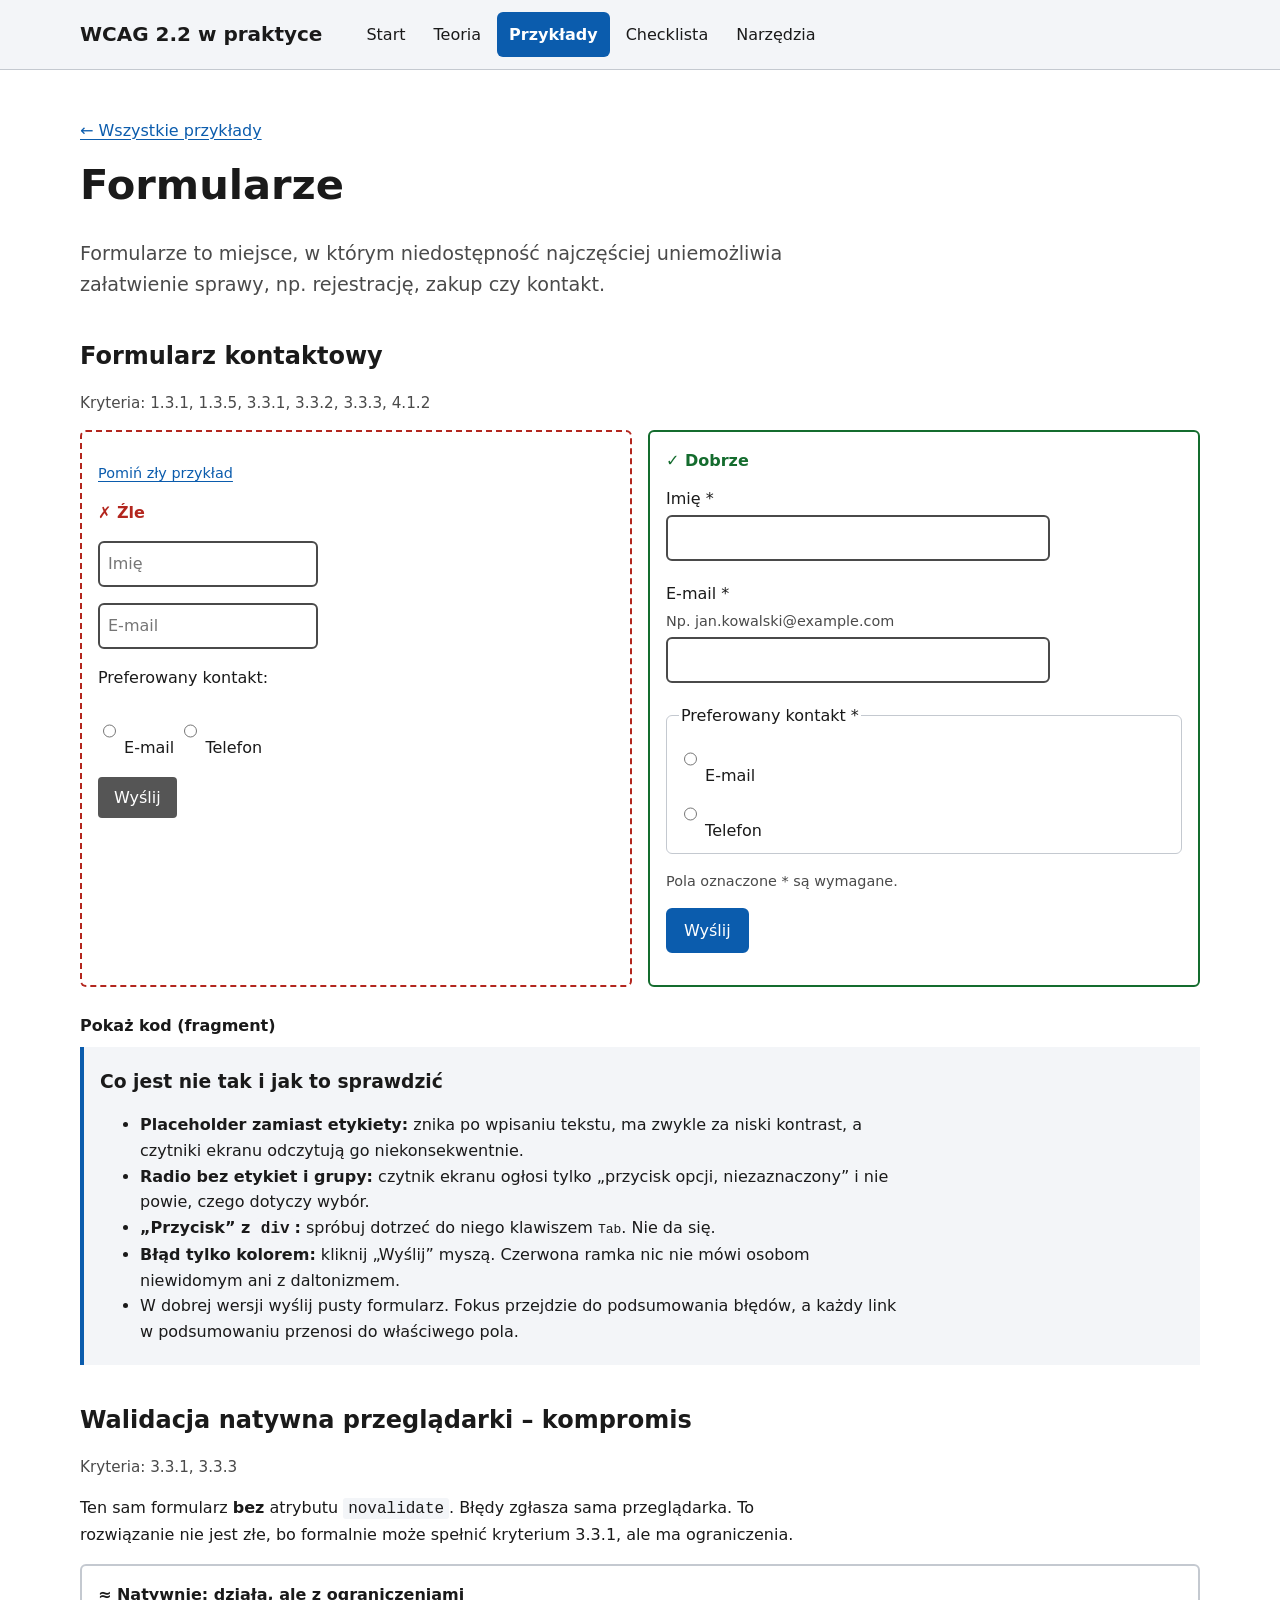
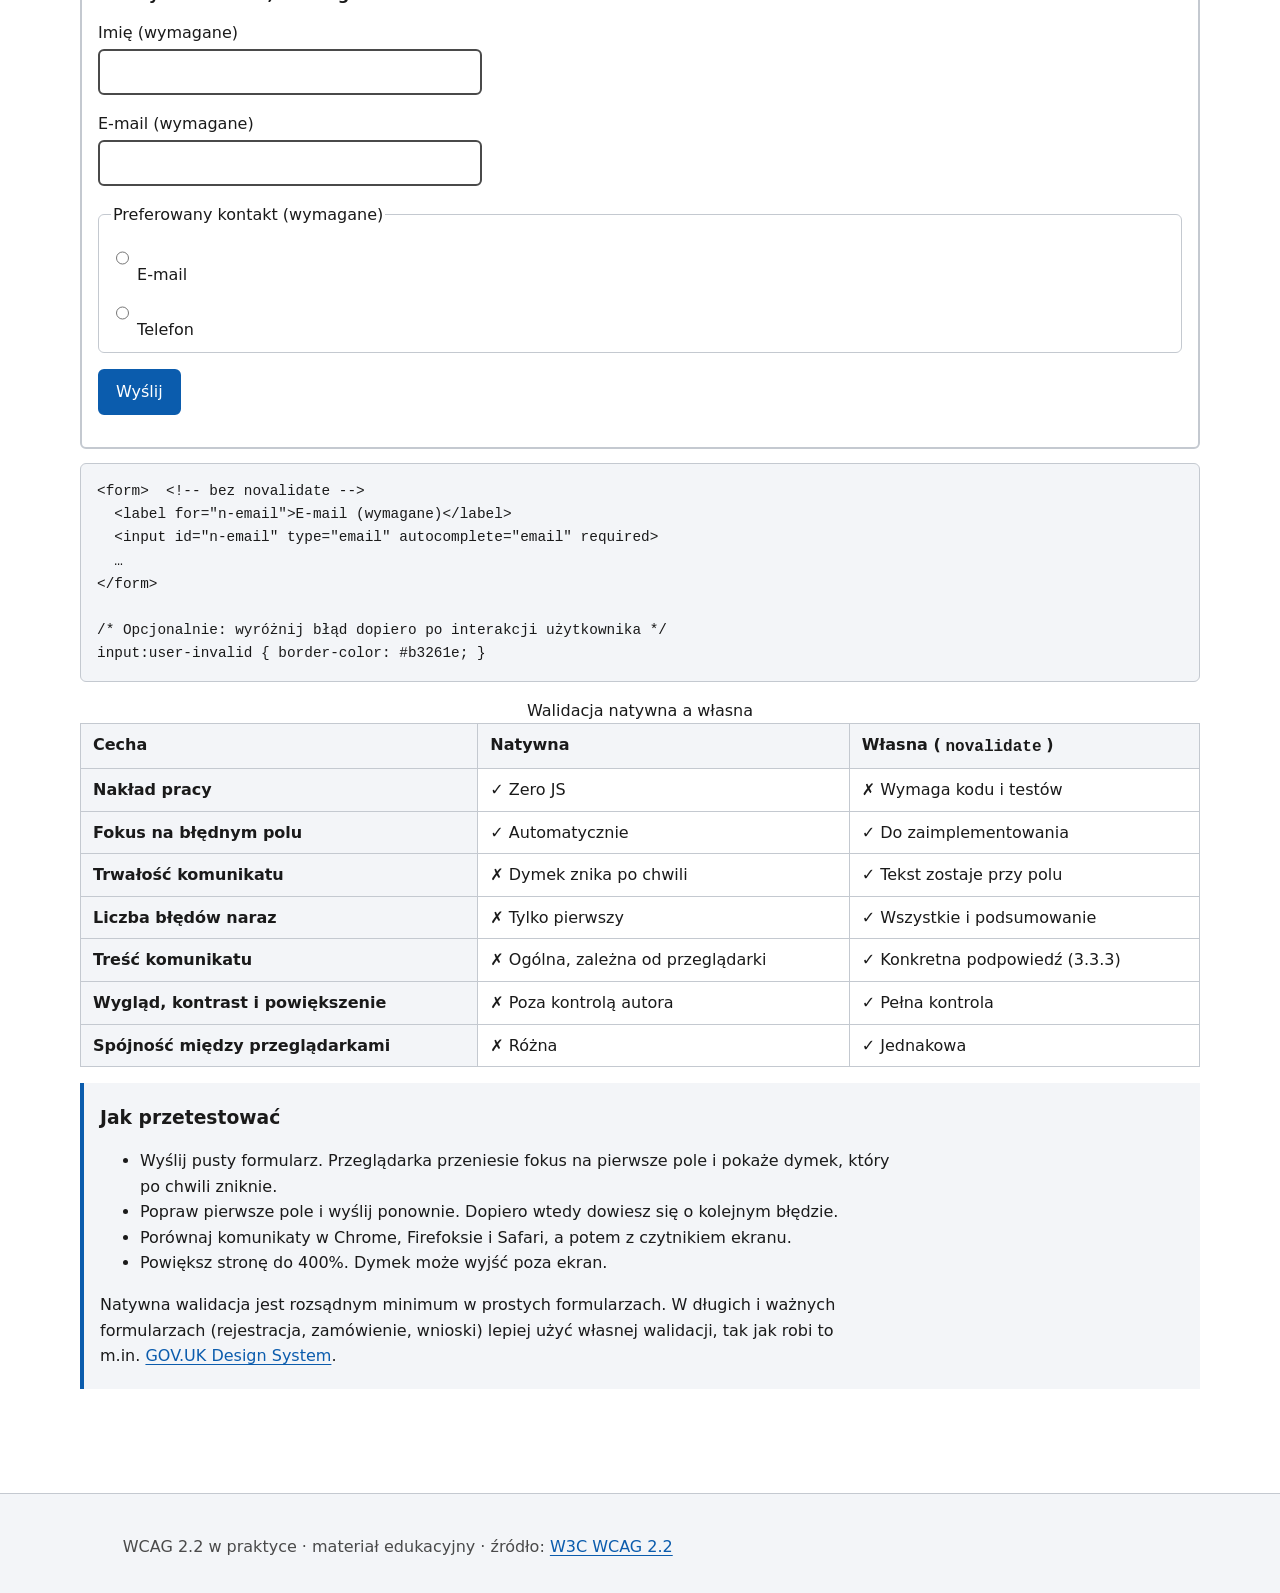
<file: przyklady/formularze.html>
<!doctype html>
<html lang="pl">
<head>
  <meta charset="utf-8">
  <meta name="viewport" content="width=device-width, initial-scale=1">
  <title>Formularze – Przykłady – WCAG 2.2 w praktyce</title>
  <link rel="stylesheet" href="../assets/css/style.css">
  <link rel="stylesheet" href="../assets/css/demo.css">
</head>
<body>
  <a class="skip-link" href="#main">Przejdź do treści</a>
  <header class="site-header">
    <div class="inner">
      <a class="logo" href="../index.html">WCAG 2.2 w praktyce</a>
      <nav class="site-nav" aria-label="Główna">
        <ul>
          <li><a href="../index.html">Start</a></li>
          <li><a href="../teoria.html">Teoria</a></li>
          <li><a href="index.html" aria-current="page">Przykłady</a></li>
          <li><a href="../checklista.html">Checklista</a></li>
          <li><a href="../narzedzia.html">Narzędzia</a></li>
        </ul>
      </nav>
    </div>
  </header>

  <main id="main" tabindex="-1">
    <p><a href="index.html">← Wszystkie przykłady</a></p>
    <h1>Formularze</h1>
    <p class="lead">Formularze to miejsce, w którym niedostępność najczęściej uniemożliwia załatwienie sprawy, np. rejestrację, zakup czy kontakt.</p>

    <section class="example" aria-labelledby="ex1">
      <h2 id="ex1">Formularz kontaktowy</h2>
      <p class="meta">Kryteria: 1.3.1, 1.3.5, 3.3.1, 3.3.2, 3.3.3, 4.1.2</p>

      <div class="demo-pair">
        <div class="demo demo--bad">
          <p class="skip-demo"><a href="#good-form">Pomiń zły przykład</a></p>
          <p class="demo-label">✗ Źle</p>
          <div id="bad-form">
            <p><input type="text" placeholder="Imię"></p>
            <p><input type="text" placeholder="E-mail"></p>
            <p>Preferowany kontakt:</p>
            <p><input type="radio" name="b-contact"> E-mail <input type="radio" name="b-contact"> Telefon</p>
            <div id="bad-form-submit" class="fake-btn">Wyślij</div>
          </div>
        </div>

        <div class="demo demo--good">
          <p class="demo-label">✓ Dobrze</p>
          <form id="good-form" novalidate>
            <div id="good-form-summary" class="error-summary" tabindex="-1" hidden>
              <h3>Formularz zawiera błędy</h3>
              <ul></ul>
            </div>

            <div class="field">
              <label for="g-name">Imię <span aria-hidden="true">*</span><span class="visually-hidden">(wymagane)</span></label>
              <input id="g-name" name="g-name" type="text" autocomplete="given-name" required aria-describedby="g-name-error">
              <span id="g-name-error" class="field-error"></span>
            </div>

            <div class="field">
              <label for="g-email">E-mail <span aria-hidden="true">*</span><span class="visually-hidden">(wymagane)</span></label>
              <span id="g-email-hint" class="field-hint">Np. jan.kowalski@example.com</span>
              <input id="g-email" name="g-email" type="email" autocomplete="email" required aria-describedby="g-email-hint g-email-error">
              <span id="g-email-error" class="field-error"></span>
            </div>

            <fieldset aria-describedby="g-contact-error">
              <legend>Preferowany kontakt <span aria-hidden="true">*</span><span class="visually-hidden">(wymagane)</span></legend>
              <div><input type="radio" id="g-contact-email" name="g-contact" value="email"> <label for="g-contact-email">E-mail</label></div>
              <div><input type="radio" id="g-contact-tel" name="g-contact" value="tel"> <label for="g-contact-tel">Telefon</label></div>
              <span id="g-contact-error" class="field-error"></span>
            </fieldset>

            <p class="field-hint">Pola oznaczone * są wymagane.</p>
            <button type="submit">Wyślij</button>
            <p id="good-form-success" role="status"></p>
          </form>
        </div>
      </div>

      <details>
        <summary>Pokaż kod (fragment)</summary>
<pre><code>&lt;!-- ✗ Źle --&gt;
&lt;input type="text" placeholder="E-mail"&gt;
&lt;div class="fake-btn" onclick="…"&gt;Wyślij&lt;/div&gt;

&lt;!-- ✓ Dobrze --&gt;
&lt;label for="g-email"&gt;E-mail *&lt;/label&gt;
&lt;span id="g-email-hint"&gt;Np. jan.kowalski@example.com&lt;/span&gt;
&lt;input id="g-email" type="email" autocomplete="email" required
       aria-describedby="g-email-hint g-email-error"
       aria-invalid="true"&gt;
&lt;span id="g-email-error"&gt;Błąd: Podaj adres e-mail w formacie nazwa@domena.pl.&lt;/span&gt;

&lt;fieldset&gt;
  &lt;legend&gt;Preferowany kontakt&lt;/legend&gt;
  &lt;input type="radio" id="c1" name="contact"&gt; &lt;label for="c1"&gt;E-mail&lt;/label&gt;
  …
&lt;/fieldset&gt;
&lt;button type="submit"&gt;Wyślij&lt;/button&gt;</code></pre>
      </details>

      <div class="how-to-test">
        <h3>Co jest nie tak i jak to sprawdzić</h3>
        <ul>
          <li><strong>Placeholder zamiast etykiety:</strong> znika po wpisaniu tekstu, ma zwykle za niski kontrast, a czytniki ekranu odczytują go niekonsekwentnie.</li>
          <li><strong>Radio bez etykiet i grupy:</strong> czytnik ekranu ogłosi tylko „przycisk opcji, niezaznaczony” i nie powie, czego dotyczy wybór.</li>
          <li><strong>„Przycisk” z <code>div</code>:</strong> spróbuj dotrzeć do niego klawiszem <kbd>Tab</kbd>. Nie da się.</li>
          <li><strong>Błąd tylko kolorem:</strong> kliknij „Wyślij” myszą. Czerwona ramka nic nie mówi osobom niewidomym ani z daltonizmem.</li>
          <li>W dobrej wersji wyślij pusty formularz. Fokus przejdzie do podsumowania błędów, a każdy link w podsumowaniu przenosi do właściwego pola.</li>
        </ul>
      </div>
    </section>

    <section class="example" aria-labelledby="ex-native">
      <h2 id="ex-native">Walidacja natywna przeglądarki – kompromis</h2>
      <p class="meta">Kryteria: 3.3.1, 3.3.3</p>
      <p>Ten sam formularz <strong>bez</strong> atrybutu <code>novalidate</code>. Błędy zgłasza sama przeglądarka. To rozwiązanie nie jest złe, bo formalnie może spełnić kryterium 3.3.1, ale ma ograniczenia.</p>

      <div class="demo">
        <p class="demo-label">≈ Natywnie: działa, ale z ograniczeniami</p>
        <form id="native-form">
          <div class="field">
            <label for="n-name">Imię (wymagane)</label>
            <input id="n-name" name="n-name" type="text" autocomplete="given-name" required>
          </div>
          <div class="field">
            <label for="n-email">E-mail (wymagane)</label>
            <input id="n-email" name="n-email" type="email" autocomplete="email" required>
          </div>
          <fieldset>
            <legend>Preferowany kontakt (wymagane)</legend>
            <div><input type="radio" id="n-contact-email" name="n-contact" value="email" required> <label for="n-contact-email">E-mail</label></div>
            <div><input type="radio" id="n-contact-tel" name="n-contact" value="tel"> <label for="n-contact-tel">Telefon</label></div>
          </fieldset>
          <button type="submit">Wyślij</button>
          <p id="native-form-success" role="status"></p>
        </form>
      </div>

<pre><code>&lt;form&gt;  &lt;!-- bez novalidate --&gt;
  &lt;label for="n-email"&gt;E-mail (wymagane)&lt;/label&gt;
  &lt;input id="n-email" type="email" autocomplete="email" required&gt;
  …
&lt;/form&gt;

/* Opcjonalnie: wyróżnij błąd dopiero po interakcji użytkownika */
input:user-invalid { border-color: #b3261e; }</code></pre>

      <table>
        <caption>Walidacja natywna a własna</caption>
        <thead><tr><th scope="col">Cecha</th><th scope="col">Natywna</th><th scope="col">Własna (<code>novalidate</code>)</th></tr></thead>
        <tbody>
          <tr><th scope="row">Nakład pracy</th><td>✓ Zero JS</td><td>✗ Wymaga kodu i testów</td></tr>
          <tr><th scope="row">Fokus na błędnym polu</th><td>✓ Automatycznie</td><td>✓ Do zaimplementowania</td></tr>
          <tr><th scope="row">Trwałość komunikatu</th><td>✗ Dymek znika po chwili</td><td>✓ Tekst zostaje przy polu</td></tr>
          <tr><th scope="row">Liczba błędów naraz</th><td>✗ Tylko pierwszy</td><td>✓ Wszystkie i podsumowanie</td></tr>
          <tr><th scope="row">Treść komunikatu</th><td>✗ Ogólna, zależna od przeglądarki</td><td>✓ Konkretna podpowiedź (3.3.3)</td></tr>
          <tr><th scope="row">Wygląd, kontrast i powiększenie</th><td>✗ Poza kontrolą autora</td><td>✓ Pełna kontrola</td></tr>
          <tr><th scope="row">Spójność między przeglądarkami</th><td>✗ Różna</td><td>✓ Jednakowa</td></tr>
        </tbody>
      </table>

      <div class="how-to-test">
        <h3>Jak przetestować</h3>
        <ul>
          <li>Wyślij pusty formularz. Przeglądarka przeniesie fokus na pierwsze pole i pokaże dymek, który po chwili zniknie.</li>
          <li>Popraw pierwsze pole i wyślij ponownie. Dopiero wtedy dowiesz się o kolejnym błędzie.</li>
          <li>Porównaj komunikaty w Chrome, Firefoksie i Safari, a potem z czytnikiem ekranu.</li>
          <li>Powiększ stronę do 400%. Dymek może wyjść poza ekran.</li>
        </ul>
        <p>Natywna walidacja jest rozsądnym minimum w prostych formularzach. W długich i ważnych formularzach (rejestracja, zamówienie, wnioski) lepiej użyć własnej walidacji, tak jak robi to m.in. <a href="https://design-system.service.gov.uk/components/error-message/" lang="en">GOV.UK Design System</a>.</p>
      </div>
    </section>
  </main>

  <footer class="site-footer">
    <p>WCAG 2.2 w praktyce · materiał edukacyjny · źródło: <a href="https://www.w3.org/TR/WCAG22/" lang="en">W3C WCAG 2.2</a></p>
  </footer>
  <script src="../assets/js/demos.js"></script>
</body>
</html>
</file>
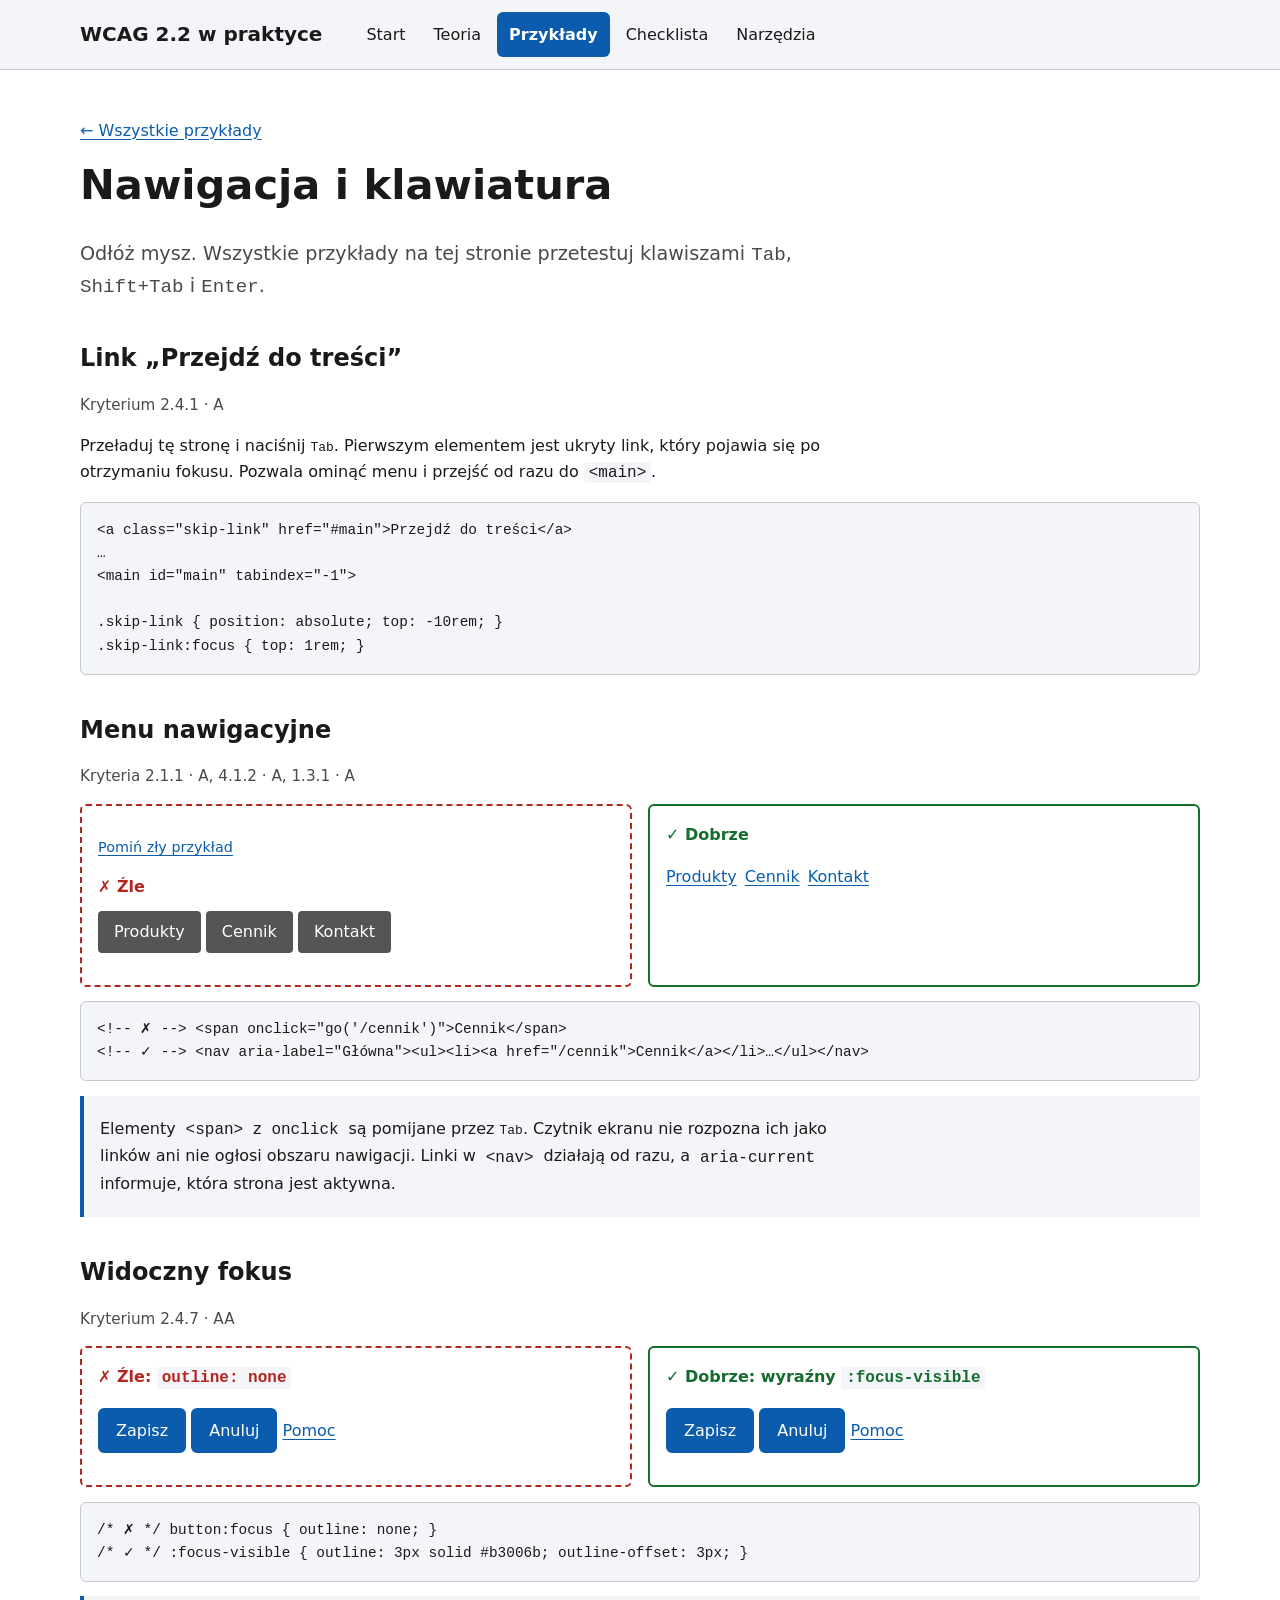
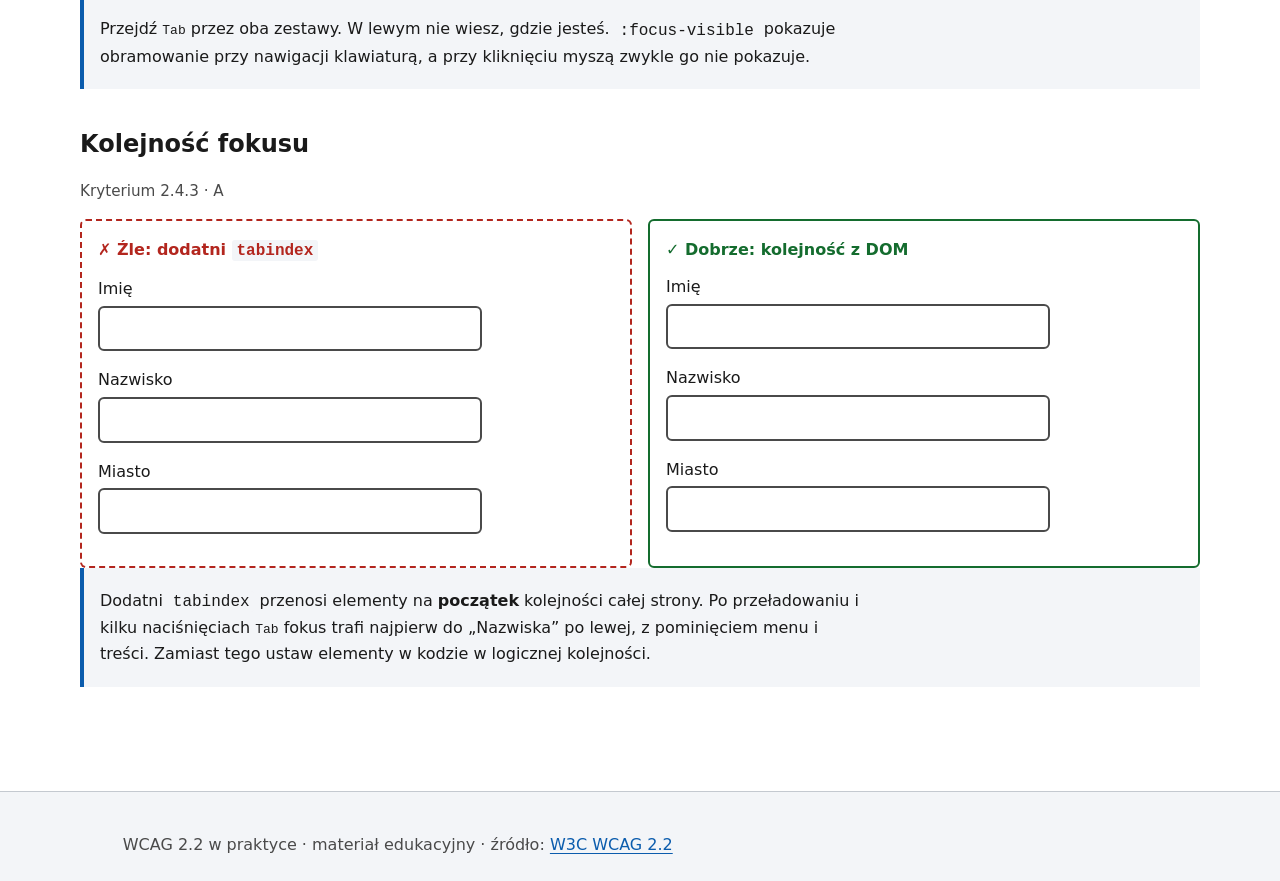
<file: przyklady/klawiatura.html>
<!doctype html>
<html lang="pl">
<head>
  <meta charset="utf-8">
  <meta name="viewport" content="width=device-width, initial-scale=1">
  <title>Nawigacja i klawiatura – Przykłady – WCAG 2.2 w praktyce</title>
  <link rel="stylesheet" href="../assets/css/style.css">
  <link rel="stylesheet" href="../assets/css/demo.css">
</head>
<body>
  <a class="skip-link" href="#main">Przejdź do treści</a>
  <header class="site-header">
    <div class="inner">
      <a class="logo" href="../index.html">WCAG 2.2 w praktyce</a>
      <nav class="site-nav" aria-label="Główna">
        <ul>
          <li><a href="../index.html">Start</a></li>
          <li><a href="../teoria.html">Teoria</a></li>
          <li><a href="index.html" aria-current="page">Przykłady</a></li>
          <li><a href="../checklista.html">Checklista</a></li>
          <li><a href="../narzedzia.html">Narzędzia</a></li>
        </ul>
      </nav>
    </div>
  </header>

  <main id="main" tabindex="-1">
    <p><a href="index.html">← Wszystkie przykłady</a></p>
    <h1>Nawigacja i klawiatura</h1>
    <p class="lead">Odłóż mysz. Wszystkie przykłady na tej stronie przetestuj klawiszami <kbd>Tab</kbd>, <kbd>Shift+Tab</kbd> i <kbd>Enter</kbd>.</p>

    <section class="example" aria-labelledby="ex-skip">
      <h2 id="ex-skip">Link „Przejdź do treści”</h2>
      <p class="meta">Kryterium 2.4.1 · A</p>
      <p>Przeładuj tę stronę i naciśnij <kbd>Tab</kbd>. Pierwszym elementem jest ukryty link, który pojawia się po otrzymaniu fokusu. Pozwala ominąć menu i przejść od razu do <code>&lt;main&gt;</code>.</p>
<pre><code>&lt;a class="skip-link" href="#main"&gt;Przejdź do treści&lt;/a&gt;
…
&lt;main id="main" tabindex="-1"&gt;

.skip-link { position: absolute; top: -10rem; }
.skip-link:focus { top: 1rem; }</code></pre>
    </section>

    <section class="example" aria-labelledby="ex-menu">
      <h2 id="ex-menu">Menu nawigacyjne</h2>
      <p class="meta">Kryteria 2.1.1 · A, 4.1.2 · A, 1.3.1 · A</p>
      <div class="demo-pair">
        <div class="demo demo--bad">
          <p class="skip-demo"><a href="#good-menu">Pomiń zły przykład</a></p>
          <p class="demo-label">✗ Źle</p>
          <div class="demo-nav">
            <span class="fake-btn" onclick="this.parentNode.nextElementSibling.textContent='Przejście do: '+this.textContent">Produkty</span>
            <span class="fake-btn" onclick="this.parentNode.nextElementSibling.textContent='Przejście do: '+this.textContent">Cennik</span>
            <span class="fake-btn" onclick="this.parentNode.nextElementSibling.textContent='Przejście do: '+this.textContent">Kontakt</span>
          </div>
          <p></p>
        </div>
        <div class="demo demo--good">
          <p class="demo-label">✓ Dobrze</p>
          <nav class="demo-nav" id="good-menu" aria-label="Przykładowe menu">
            <ul>
              <li><a href="#ex-menu" aria-current="page">Produkty</a></li>
              <li><a href="#ex-menu">Cennik</a></li>
              <li><a href="#ex-menu">Kontakt</a></li>
            </ul>
          </nav>
        </div>
      </div>
<pre><code>&lt;!-- ✗ --&gt; &lt;span onclick="go('/cennik')"&gt;Cennik&lt;/span&gt;
&lt;!-- ✓ --&gt; &lt;nav aria-label="Główna"&gt;&lt;ul&gt;&lt;li&gt;&lt;a href="/cennik"&gt;Cennik&lt;/a&gt;&lt;/li&gt;…&lt;/ul&gt;&lt;/nav&gt;</code></pre>
      <div class="how-to-test">
        <p>Elementy <code>&lt;span&gt;</code> z <code>onclick</code> są pomijane przez <kbd>Tab</kbd>. Czytnik ekranu nie rozpozna ich jako linków ani nie ogłosi obszaru nawigacji. Linki w <code>&lt;nav&gt;</code> działają od razu, a <code>aria-current</code> informuje, która strona jest aktywna.</p>
      </div>
    </section>

    <section class="example" aria-labelledby="fokus-widoczny">
      <h2 id="fokus-widoczny">Widoczny fokus</h2>
      <p class="meta">Kryterium 2.4.7 · AA</p>
      <div class="demo-pair">
        <div class="demo demo--bad">
          <p class="demo-label">✗ Źle: <code>outline: none</code></p>
          <p>
            <button class="no-outline">Zapisz</button>
            <button class="no-outline">Anuluj</button>
            <a class="no-outline" href="#fokus-widoczny">Pomoc</a>
          </p>
        </div>
        <div class="demo demo--good">
          <p class="demo-label">✓ Dobrze: wyraźny <code>:focus-visible</code></p>
          <p>
            <button>Zapisz</button>
            <button>Anuluj</button>
            <a href="#fokus-widoczny">Pomoc</a>
          </p>
        </div>
      </div>
<pre><code>/* ✗ */ button:focus { outline: none; }
/* ✓ */ :focus-visible { outline: 3px solid #b3006b; outline-offset: 3px; }</code></pre>
      <div class="how-to-test"><p>Przejdź <kbd>Tab</kbd> przez oba zestawy. W lewym nie wiesz, gdzie jesteś. <code>:focus-visible</code> pokazuje obramowanie przy nawigacji klawiaturą, a przy kliknięciu myszą zwykle go nie pokazuje.</p></div>
    </section>

    <section class="example" aria-labelledby="ex-order">
      <h2 id="ex-order">Kolejność fokusu</h2>
      <p class="meta">Kryterium 2.4.3 · A</p>
      <div class="demo-pair">
        <div class="demo demo--bad">
          <p class="demo-label">✗ Źle: dodatni <code>tabindex</code></p>
          <div class="field"><label for="o1">Imię</label><input id="o1" tabindex="3"></div>
          <div class="field"><label for="o2">Nazwisko</label><input id="o2" tabindex="1"></div>
          <div class="field"><label for="o3">Miasto</label><input id="o3" tabindex="2"></div>
        </div>
        <div class="demo demo--good">
          <p class="demo-label">✓ Dobrze: kolejność z DOM</p>
          <div class="field"><label for="o4">Imię</label><input id="o4" autocomplete="given-name"></div>
          <div class="field"><label for="o5">Nazwisko</label><input id="o5" autocomplete="family-name"></div>
          <div class="field"><label for="o6">Miasto</label><input id="o6" autocomplete="address-level2"></div>
        </div>
      </div>
      <div class="how-to-test"><p>Dodatni <code>tabindex</code> przenosi elementy na <strong>początek</strong> kolejności całej strony. Po przeładowaniu i kilku naciśnięciach <kbd>Tab</kbd> fokus trafi najpierw do „Nazwiska” po lewej, z pominięciem menu i treści. Zamiast tego ustaw elementy w kodzie w logicznej kolejności.</p></div>
    </section>
  </main>

  <footer class="site-footer">
    <p>WCAG 2.2 w praktyce · materiał edukacyjny · źródło: <a href="https://www.w3.org/TR/WCAG22/" lang="en">W3C WCAG 2.2</a></p>
  </footer>
  <script src="../assets/js/demos.js"></script>
</body>
</html>
</file>
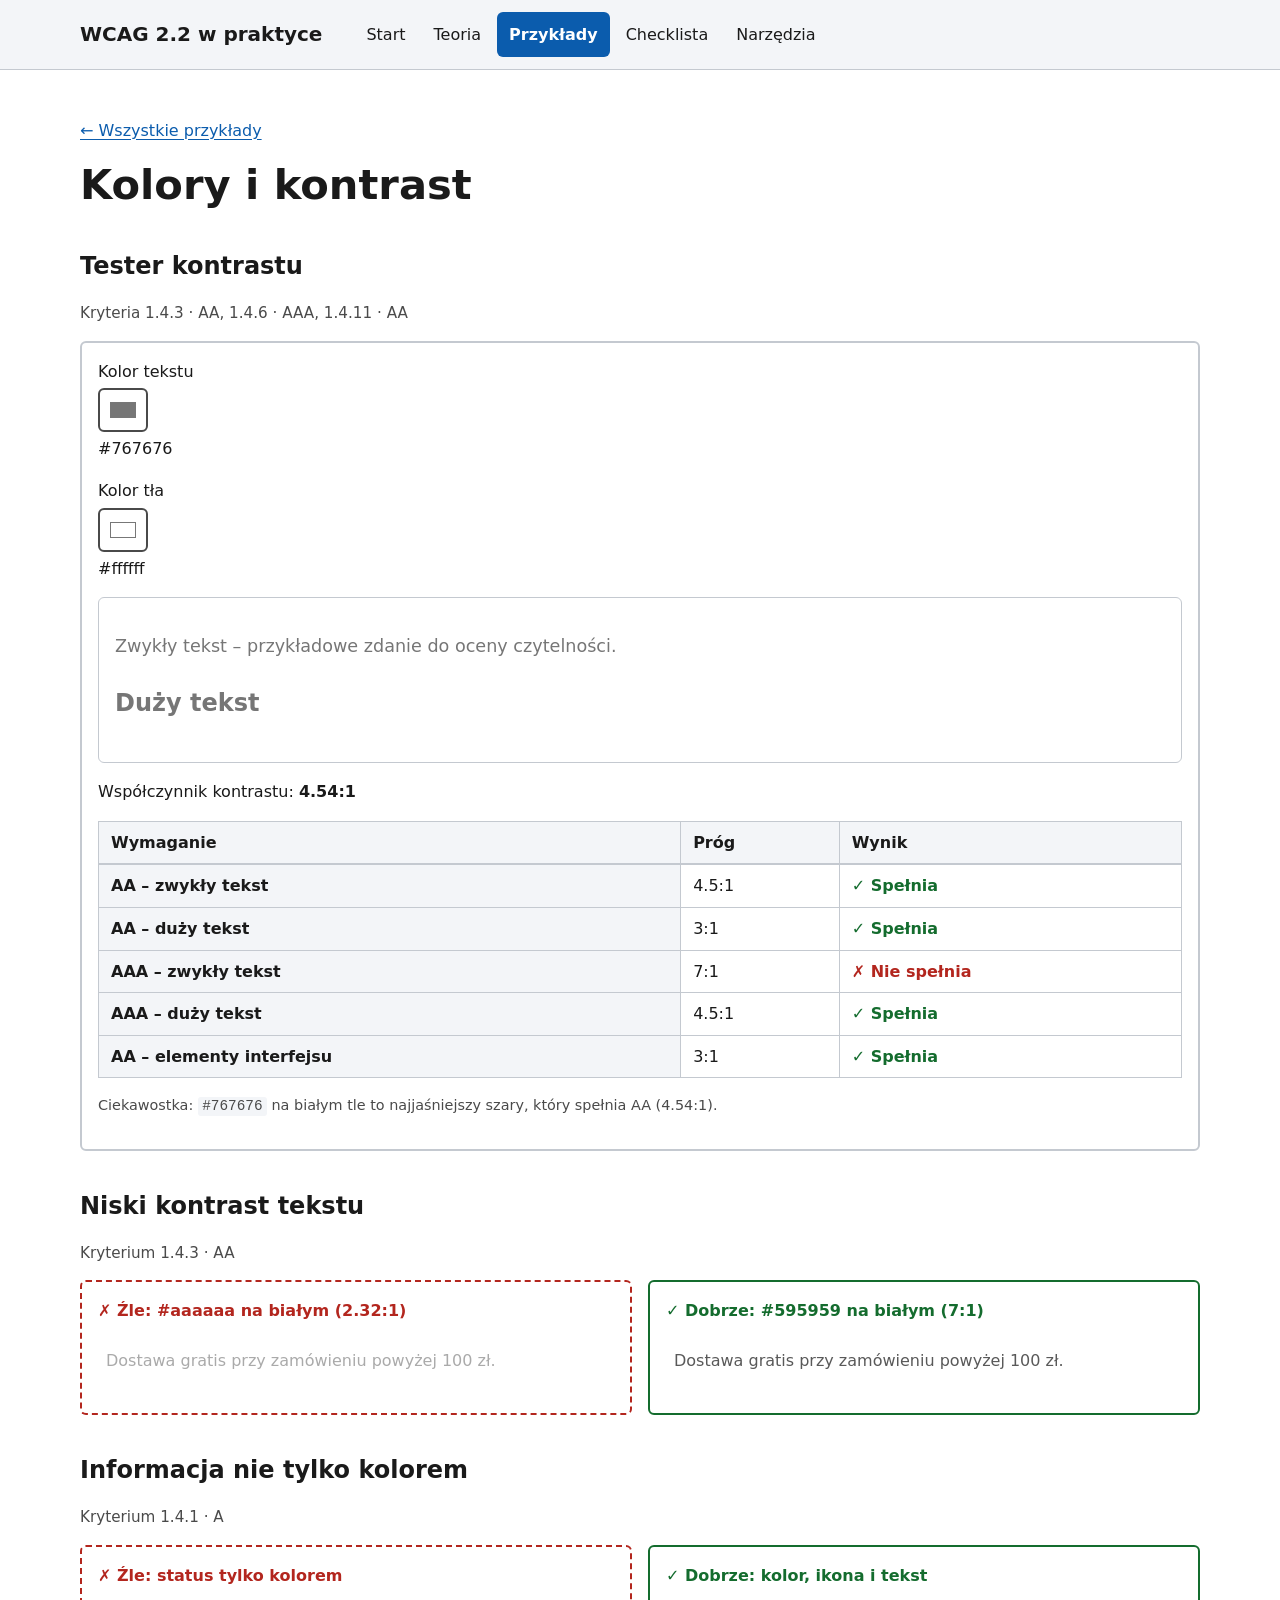
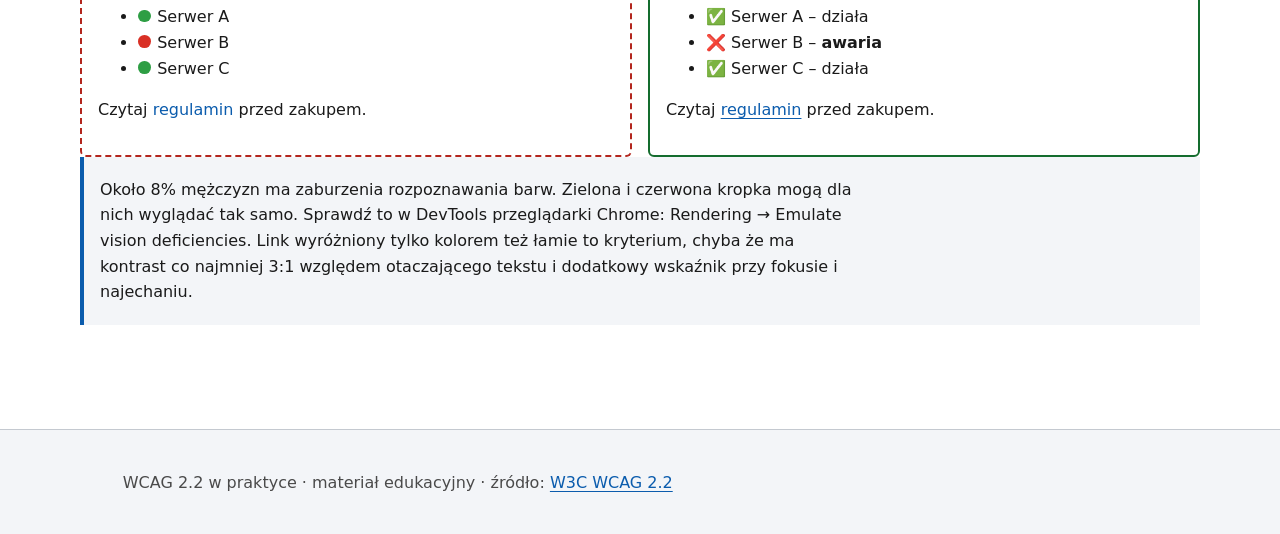
<file: przyklady/kolory.html>
<!doctype html>
<html lang="pl">
<head>
  <meta charset="utf-8">
  <meta name="viewport" content="width=device-width, initial-scale=1">
  <title>Kolory i kontrast – Przykłady – WCAG 2.2 w praktyce</title>
  <link rel="stylesheet" href="../assets/css/style.css">
  <link rel="stylesheet" href="../assets/css/demo.css">
</head>
<body>
  <a class="skip-link" href="#main">Przejdź do treści</a>
  <header class="site-header">
    <div class="inner">
      <a class="logo" href="../index.html">WCAG 2.2 w praktyce</a>
      <nav class="site-nav" aria-label="Główna">
        <ul>
          <li><a href="../index.html">Start</a></li>
          <li><a href="../teoria.html">Teoria</a></li>
          <li><a href="index.html" aria-current="page">Przykłady</a></li>
          <li><a href="../checklista.html">Checklista</a></li>
          <li><a href="../narzedzia.html">Narzędzia</a></li>
        </ul>
      </nav>
    </div>
  </header>

  <main id="main" tabindex="-1">
    <p><a href="index.html">← Wszystkie przykłady</a></p>
    <h1>Kolory i kontrast</h1>

    <section class="example" aria-labelledby="ex-tester">
      <h2 id="ex-tester">Tester kontrastu</h2>
      <p class="meta">Kryteria 1.4.3 · AA, 1.4.6 · AAA, 1.4.11 · AA</p>
      <div class="demo">
        <div class="field">
          <label for="c-fg">Kolor tekstu</label>
          <input type="color" id="c-fg" value="#767676" aria-describedby="c-fg-val">
          <output id="c-fg-val" for="c-fg"></output>
        </div>
        <div class="field">
          <label for="c-bg">Kolor tła</label>
          <input type="color" id="c-bg" value="#ffffff" aria-describedby="c-bg-val">
          <output id="c-bg-val" for="c-bg"></output>
        </div>
        <div id="c-preview" class="contrast-preview">
          <p>Zwykły tekst – przykładowe zdanie do oceny czytelności.</p>
          <p class="big">Duży tekst</p>
        </div>
        <p>Współczynnik kontrastu: <strong id="c-ratio" aria-live="polite"></strong></p>
        <table>
          <caption class="visually-hidden">Wyniki testu kontrastu</caption>
          <thead><tr><th scope="col">Wymaganie</th><th scope="col">Próg</th><th scope="col">Wynik</th></tr></thead>
          <tbody>
            <tr><th scope="row">AA – zwykły tekst</th><td>4.5:1</td><td id="c-aa-normal"></td></tr>
            <tr><th scope="row">AA – duży tekst</th><td>3:1</td><td id="c-aa-large"></td></tr>
            <tr><th scope="row">AAA – zwykły tekst</th><td>7:1</td><td id="c-aaa-normal"></td></tr>
            <tr><th scope="row">AAA – duży tekst</th><td>4.5:1</td><td id="c-aaa-large"></td></tr>
            <tr><th scope="row">AA – elementy interfejsu</th><td>3:1</td><td id="c-ui"></td></tr>
          </tbody>
        </table>
        <p class="field-hint">Ciekawostka: <code>#767676</code> na białym tle to najjaśniejszy szary, który spełnia AA (4.54:1).</p>
      </div>
    </section>

    <section class="example" aria-labelledby="ex-contrast">
      <h2 id="ex-contrast">Niski kontrast tekstu</h2>
      <p class="meta">Kryterium 1.4.3 · AA</p>
      <div class="demo-pair">
        <div class="demo demo--bad">
          <p class="demo-label">✗ Źle: #aaaaaa na białym (2.32:1)</p>
          <p class="low-contrast">Dostawa gratis przy zamówieniu powyżej 100 zł.</p>
        </div>
        <div class="demo demo--good">
          <p class="demo-label">✓ Dobrze: #595959 na białym (7:1)</p>
          <p style="color:#595959;background:#fff;padding:0.5rem">Dostawa gratis przy zamówieniu powyżej 100 zł.</p>
        </div>
      </div>
    </section>

    <section class="example" aria-labelledby="ex-color">
      <h2 id="ex-color">Informacja nie tylko kolorem</h2>
      <p class="meta">Kryterium 1.4.1 · A</p>
      <div class="demo-pair">
        <div class="demo demo--bad">
          <p class="demo-label">✗ Źle: status tylko kolorem</p>
          <ul>
            <li><span class="status-dot" style="background:#2e9e44"></span>Serwer A</li>
            <li><span class="status-dot" style="background:#d93025"></span>Serwer B</li>
            <li><span class="status-dot" style="background:#2e9e44"></span>Serwer C</li>
          </ul>
          <p>Czytaj <span style="color:#0b5cad">regulamin</span> przed zakupem.</p>
        </div>
        <div class="demo demo--good">
          <p class="demo-label">✓ Dobrze: kolor, ikona i tekst</p>
          <ul>
            <li><span aria-hidden="true">✅</span> Serwer A – działa</li>
            <li><span aria-hidden="true">❌</span> Serwer B – <strong>awaria</strong></li>
            <li><span aria-hidden="true">✅</span> Serwer C – działa</li>
          </ul>
          <p>Czytaj <a href="#ex-color">regulamin</a> przed zakupem.</p>
        </div>
      </div>
      <div class="how-to-test"><p>Około 8% mężczyzn ma zaburzenia rozpoznawania barw. Zielona i czerwona kropka mogą dla nich wyglądać tak samo. Sprawdź to w DevTools przeglądarki Chrome: Rendering → <span lang="en">Emulate vision deficiencies</span>. Link wyróżniony tylko kolorem też łamie to kryterium, chyba że ma kontrast co najmniej 3:1 względem otaczającego tekstu i dodatkowy wskaźnik przy fokusie i najechaniu.</p></div>
    </section>
  </main>

  <footer class="site-footer">
    <p>WCAG 2.2 w praktyce · materiał edukacyjny · źródło: <a href="https://www.w3.org/TR/WCAG22/" lang="en">W3C WCAG 2.2</a></p>
  </footer>
  <script src="../assets/js/demos.js"></script>
</body>
</html>
</file>
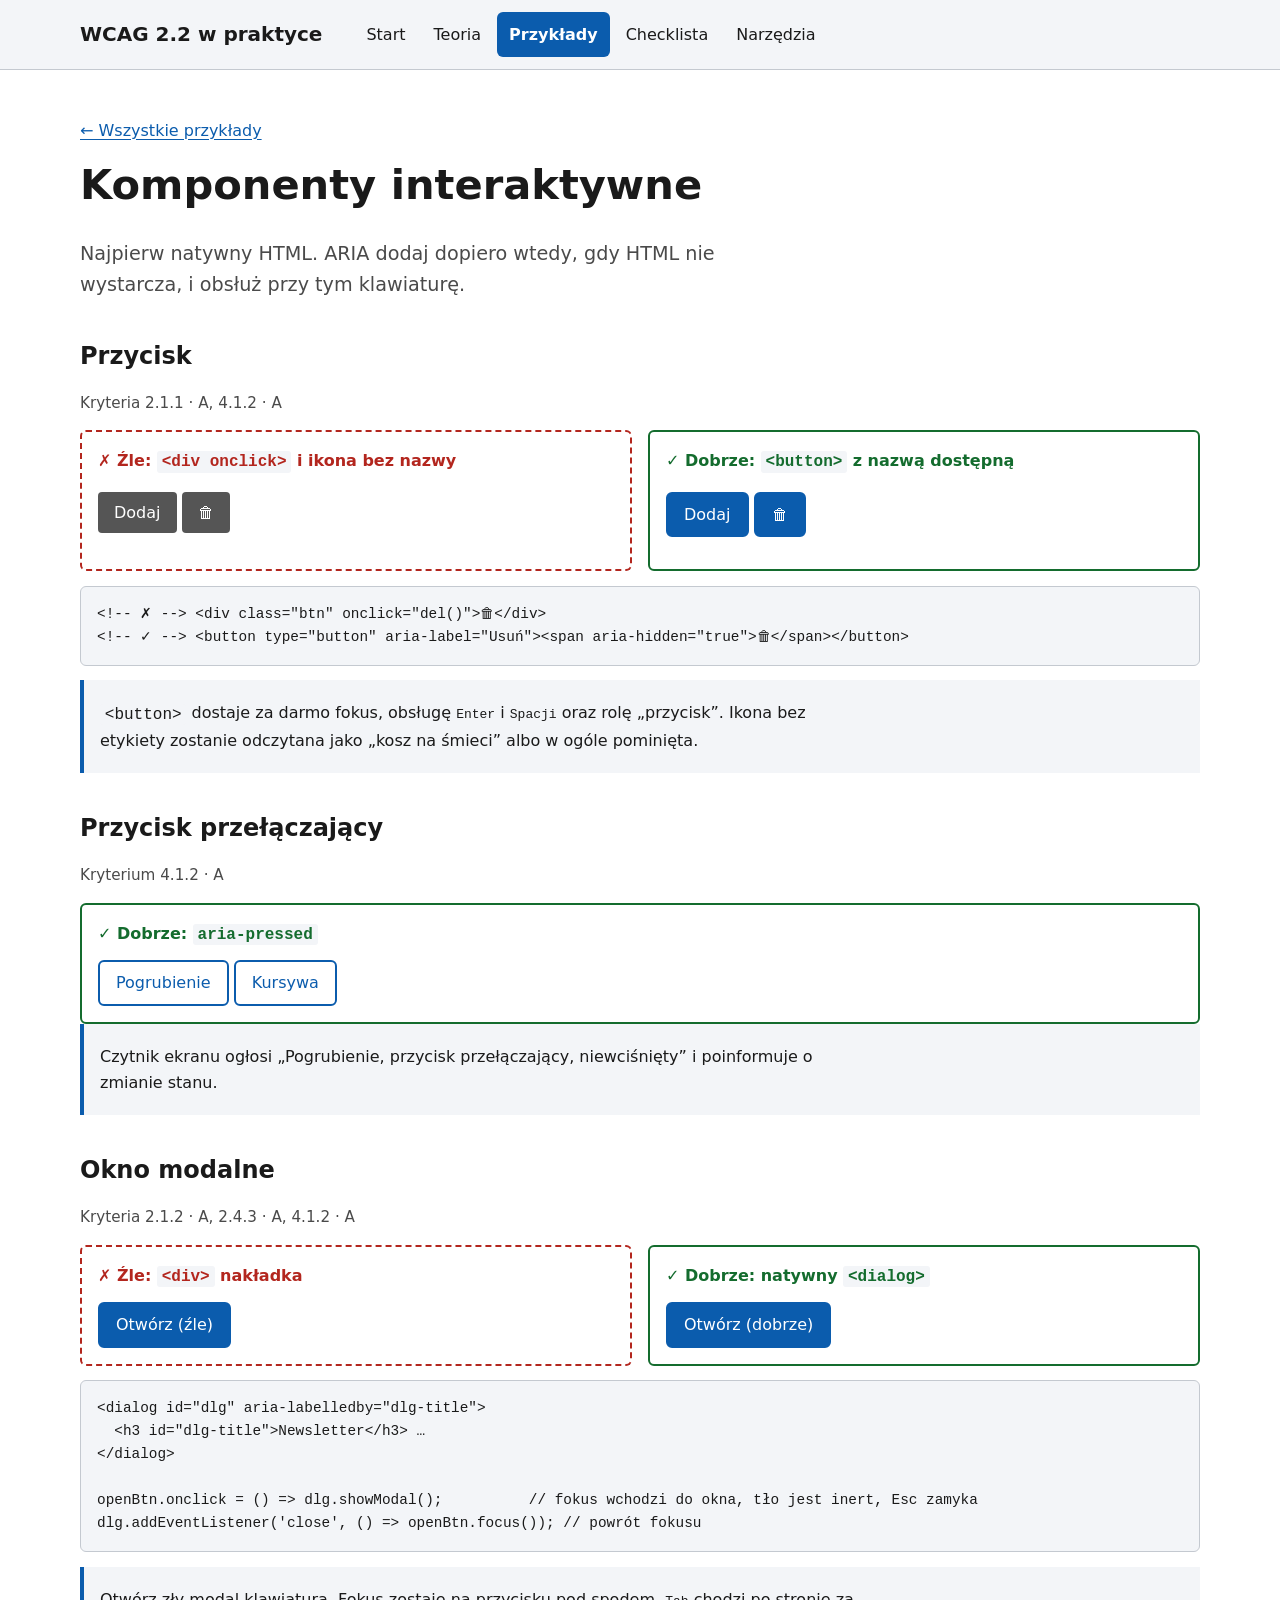
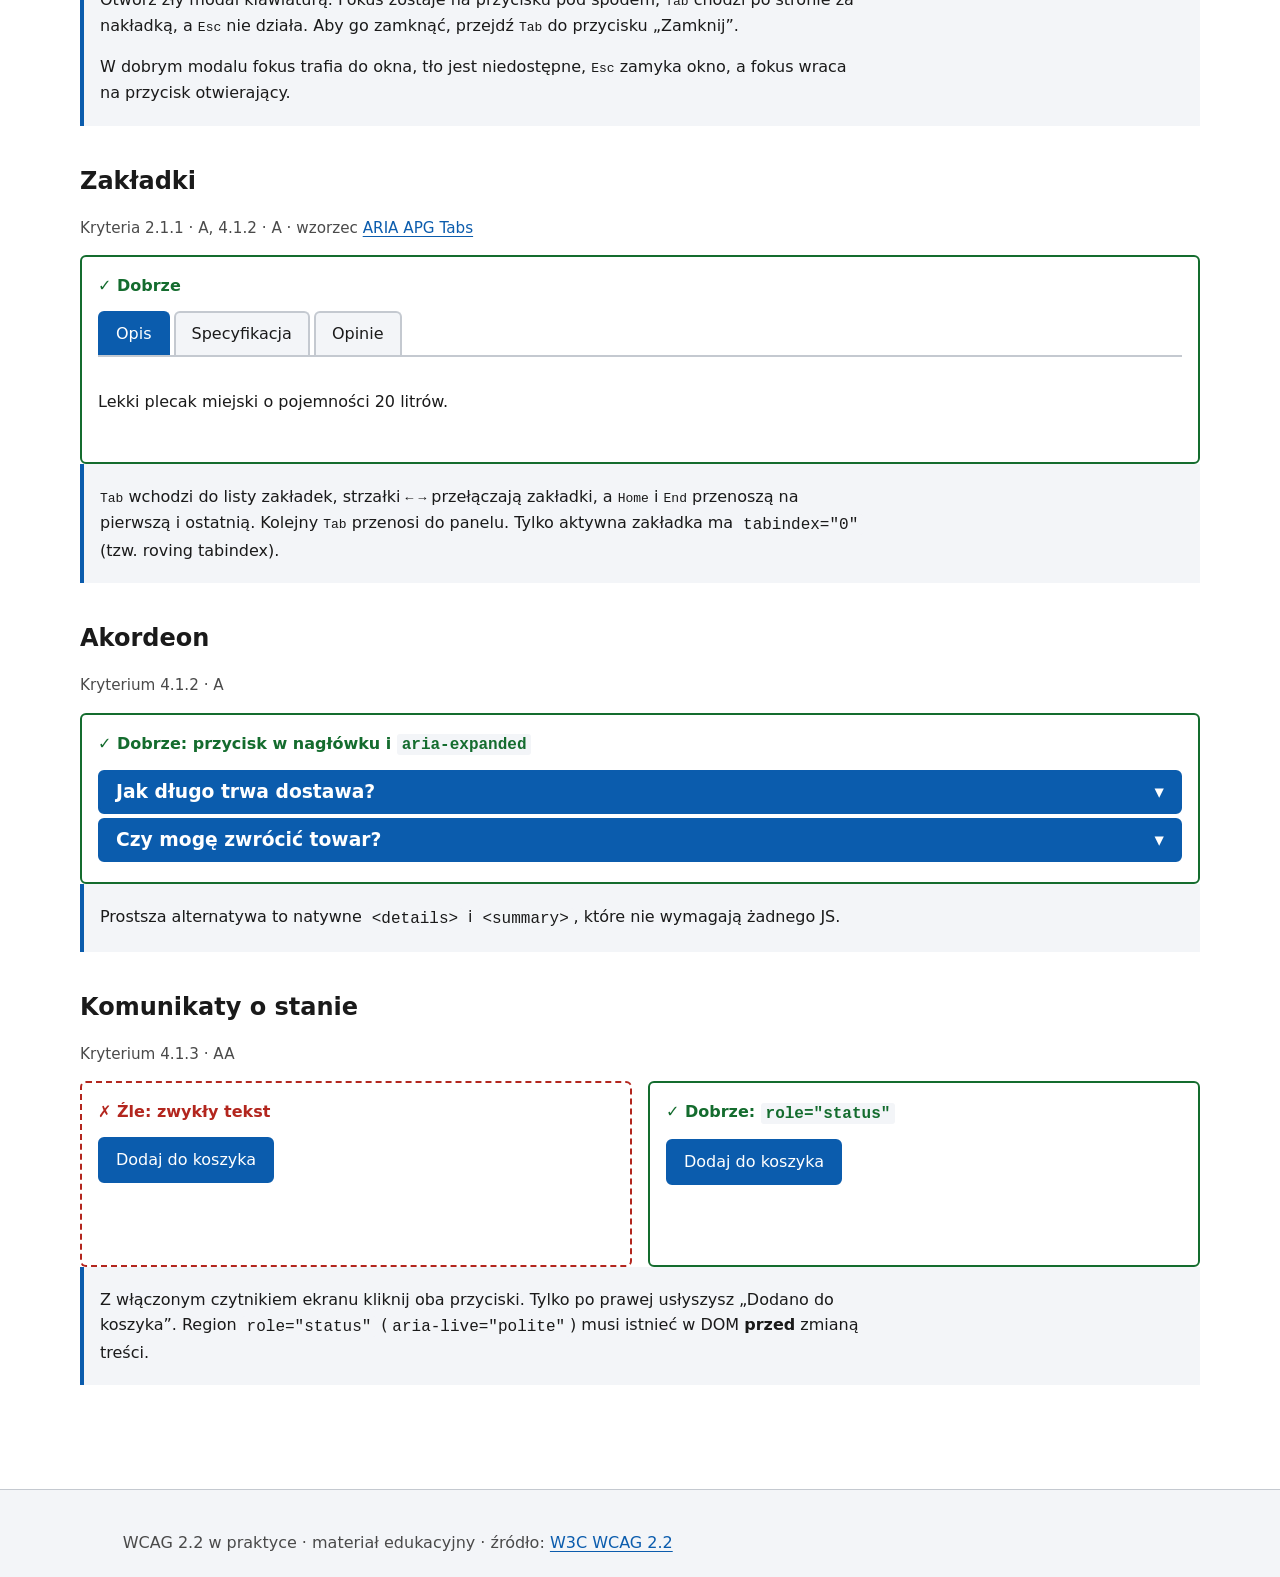
<file: przyklady/komponenty.html>
<!doctype html>
<html lang="pl">
<head>
  <meta charset="utf-8">
  <meta name="viewport" content="width=device-width, initial-scale=1">
  <title>Komponenty interaktywne – Przykłady – WCAG 2.2 w praktyce</title>
  <link rel="stylesheet" href="../assets/css/style.css">
  <link rel="stylesheet" href="../assets/css/demo.css">
</head>
<body>
  <a class="skip-link" href="#main">Przejdź do treści</a>
  <header class="site-header">
    <div class="inner">
      <a class="logo" href="../index.html">WCAG 2.2 w praktyce</a>
      <nav class="site-nav" aria-label="Główna">
        <ul>
          <li><a href="../index.html">Start</a></li>
          <li><a href="../teoria.html">Teoria</a></li>
          <li><a href="index.html" aria-current="page">Przykłady</a></li>
          <li><a href="../checklista.html">Checklista</a></li>
          <li><a href="../narzedzia.html">Narzędzia</a></li>
        </ul>
      </nav>
    </div>
  </header>

  <main id="main" tabindex="-1">
    <p><a href="index.html">← Wszystkie przykłady</a></p>
    <h1>Komponenty interaktywne</h1>
    <p class="lead">Najpierw natywny HTML. ARIA dodaj dopiero wtedy, gdy HTML nie wystarcza, i obsłuż przy tym klawiaturę.</p>

    <section class="example" aria-labelledby="ex-btn">
      <h2 id="ex-btn">Przycisk</h2>
      <p class="meta">Kryteria 2.1.1 · A, 4.1.2 · A</p>
      <div class="demo-pair">
        <div class="demo demo--bad">
          <p class="demo-label">✗ Źle: <code>&lt;div onclick&gt;</code> i ikona bez nazwy</p>
          <p><span class="fake-btn" data-demo-click="bad-btn-out">Dodaj</span>
             <span class="fake-btn" data-demo-click="bad-btn-out">🗑</span></p>
          <p id="bad-btn-out"></p>
        </div>
        <div class="demo demo--good">
          <p class="demo-label">✓ Dobrze: <code>&lt;button&gt;</code> z nazwą dostępną</p>
          <p><button type="button" data-demo-click="good-btn-out">Dodaj</button>
             <button type="button" data-demo-click="good-btn-out" aria-label="Usuń"><span aria-hidden="true">🗑</span></button></p>
          <p id="good-btn-out" role="status"></p>
        </div>
      </div>
<pre><code>&lt;!-- ✗ --&gt; &lt;div class="btn" onclick="del()"&gt;🗑&lt;/div&gt;
&lt;!-- ✓ --&gt; &lt;button type="button" aria-label="Usuń"&gt;&lt;span aria-hidden="true"&gt;🗑&lt;/span&gt;&lt;/button&gt;</code></pre>
      <div class="how-to-test"><p><code>&lt;button&gt;</code> dostaje za darmo fokus, obsługę <kbd>Enter</kbd> i <kbd>Spacji</kbd> oraz rolę „przycisk”. Ikona bez etykiety zostanie odczytana jako „kosz na śmieci” albo w ogóle pominięta.</p></div>
    </section>

    <section class="example" aria-labelledby="ex-toggle">
      <h2 id="ex-toggle">Przycisk przełączający</h2>
      <p class="meta">Kryterium 4.1.2 · A</p>
      <div class="demo demo--good">
        <p class="demo-label">✓ Dobrze: <code>aria-pressed</code></p>
        <button type="button" class="secondary" data-toggle aria-pressed="false">Pogrubienie</button>
        <button type="button" class="secondary" data-toggle aria-pressed="false">Kursywa</button>
      </div>
      <div class="how-to-test"><p>Czytnik ekranu ogłosi „Pogrubienie, przycisk przełączający, niewciśnięty” i poinformuje o zmianie stanu.</p></div>
    </section>

    <section class="example" aria-labelledby="ex-modal">
      <h2 id="ex-modal">Okno modalne</h2>
      <p class="meta">Kryteria 2.1.2 · A, 2.4.3 · A, 4.1.2 · A</p>
      <div class="demo-pair">
        <div class="demo demo--bad">
          <p class="demo-label">✗ Źle: <code>&lt;div&gt;</code> nakładka</p>
          <button type="button" id="bad-modal-open">Otwórz (źle)</button>
          <div class="modal-backdrop" id="bad-modal" hidden>
            <div class="modal">
              <p><strong>Newsletter</strong></p>
              <p>Zapisz się, aby otrzymywać nowości.</p>
              <p><span class="fake-btn">Zapisz</span></p>
              <button type="button" id="bad-modal-close">Zamknij</button>
            </div>
          </div>
        </div>
        <div class="demo demo--good">
          <p class="demo-label">✓ Dobrze: natywny <code>&lt;dialog&gt;</code></p>
          <button type="button" id="good-modal-open">Otwórz (dobrze)</button>
          <dialog class="modal" id="good-modal" aria-labelledby="good-modal-title">
            <h3 id="good-modal-title">Newsletter</h3>
            <p>Zapisz się, aby otrzymywać nowości.</p>
            <div class="field">
              <label for="nl-email">E-mail</label>
              <input id="nl-email" type="email" autocomplete="email">
            </div>
            <button type="button" data-close-dialog>Zapisz</button>
            <button type="button" class="secondary" data-close-dialog>Zamknij</button>
          </dialog>
        </div>
      </div>
<pre><code>&lt;dialog id="dlg" aria-labelledby="dlg-title"&gt;
  &lt;h3 id="dlg-title"&gt;Newsletter&lt;/h3&gt; …
&lt;/dialog&gt;

openBtn.onclick = () =&gt; dlg.showModal();          // fokus wchodzi do okna, tło jest inert, Esc zamyka
dlg.addEventListener('close', () =&gt; openBtn.focus()); // powrót fokusu</code></pre>
      <div class="how-to-test">
        <p>Otwórz zły modal klawiaturą. Fokus zostaje na przycisku pod spodem, <kbd>Tab</kbd> chodzi po stronie za nakładką, a <kbd>Esc</kbd> nie działa. Aby go zamknąć, przejdź <kbd>Tab</kbd> do przycisku „Zamknij”.</p>
        <p>W dobrym modalu fokus trafia do okna, tło jest niedostępne, <kbd>Esc</kbd> zamyka okno, a fokus wraca na przycisk otwierający.</p>
      </div>
    </section>

    <section class="example" aria-labelledby="ex-tabs">
      <h2 id="ex-tabs">Zakładki</h2>
      <p class="meta">Kryteria 2.1.1 · A, 4.1.2 · A · wzorzec <a href="https://www.w3.org/WAI/ARIA/apg/patterns/tabs/" lang="en">ARIA APG Tabs</a></p>
      <div class="demo demo--good">
        <p class="demo-label">✓ Dobrze</p>
        <div role="tablist" aria-label="Szczegóły produktu">
          <button type="button" role="tab" id="tab-1" aria-selected="true" aria-controls="panel-1">Opis</button>
          <button type="button" role="tab" id="tab-2" aria-selected="false" aria-controls="panel-2" tabindex="-1">Specyfikacja</button>
          <button type="button" role="tab" id="tab-3" aria-selected="false" aria-controls="panel-3" tabindex="-1">Opinie</button>
        </div>
        <div role="tabpanel" id="panel-1" aria-labelledby="tab-1" tabindex="0"><p>Lekki plecak miejski o pojemności 20 litrów.</p></div>
        <div role="tabpanel" id="panel-2" aria-labelledby="tab-2" tabindex="0" hidden><p>Materiał: poliester z recyklingu. Waga: 640 g.</p></div>
        <div role="tabpanel" id="panel-3" aria-labelledby="tab-3" tabindex="0" hidden><p>Średnia ocena 4,7 na 5 (128 opinii).</p></div>
      </div>
      <div class="how-to-test"><p><kbd>Tab</kbd> wchodzi do listy zakładek, strzałki <kbd>←</kbd> <kbd>→</kbd> przełączają zakładki, a <kbd>Home</kbd> i <kbd>End</kbd> przenoszą na pierwszą i ostatnią. Kolejny <kbd>Tab</kbd> przenosi do panelu. Tylko aktywna zakładka ma <code>tabindex="0"</code> (tzw. <span lang="en">roving tabindex</span>).</p></div>
    </section>

    <section class="example" aria-labelledby="ex-acc">
      <h2 id="ex-acc">Akordeon</h2>
      <p class="meta">Kryterium 4.1.2 · A</p>
      <div class="demo demo--good accordion">
        <p class="demo-label">✓ Dobrze: przycisk w nagłówku i <code>aria-expanded</code></p>
        <h3><button type="button" aria-expanded="false" aria-controls="acc-1">Jak długo trwa dostawa? <span class="chev" aria-hidden="true">▾</span></button></h3>
        <div id="acc-1" class="panel" hidden><p>Zwykle 1–2 dni robocze.</p></div>
        <h3><button type="button" aria-expanded="false" aria-controls="acc-2">Czy mogę zwrócić towar? <span class="chev" aria-hidden="true">▾</span></button></h3>
        <div id="acc-2" class="panel" hidden><p>Tak, w ciągu 30 dni bez podania przyczyny.</p></div>
      </div>
      <div class="how-to-test"><p>Prostsza alternatywa to natywne <code>&lt;details&gt;</code> i <code>&lt;summary&gt;</code>, które nie wymagają żadnego JS.</p></div>
    </section>

    <section class="example" aria-labelledby="ex-live">
      <h2 id="ex-live">Komunikaty o stanie</h2>
      <p class="meta">Kryterium 4.1.3 · AA</p>
      <div class="demo-pair">
        <div class="demo demo--bad">
          <p class="demo-label">✗ Źle: zwykły tekst</p>
          <button type="button" id="bad-cart">Dodaj do koszyka</button>
          <p id="bad-cart-msg" class="toast-region"></p>
        </div>
        <div class="demo demo--good">
          <p class="demo-label">✓ Dobrze: <code>role="status"</code></p>
          <button type="button" id="good-cart">Dodaj do koszyka</button>
          <p id="good-cart-msg" class="toast-region" role="status"></p>
        </div>
      </div>
      <div class="how-to-test"><p>Z włączonym czytnikiem ekranu kliknij oba przyciski. Tylko po prawej usłyszysz „Dodano do koszyka”. Region <code>role="status"</code> (<code>aria-live="polite"</code>) musi istnieć w DOM <strong>przed</strong> zmianą treści.</p></div>
    </section>
  </main>

  <footer class="site-footer">
    <p>WCAG 2.2 w praktyce · materiał edukacyjny · źródło: <a href="https://www.w3.org/TR/WCAG22/" lang="en">W3C WCAG 2.2</a></p>
  </footer>
  <script src="../assets/js/demos.js"></script>
</body>
</html>
</file>
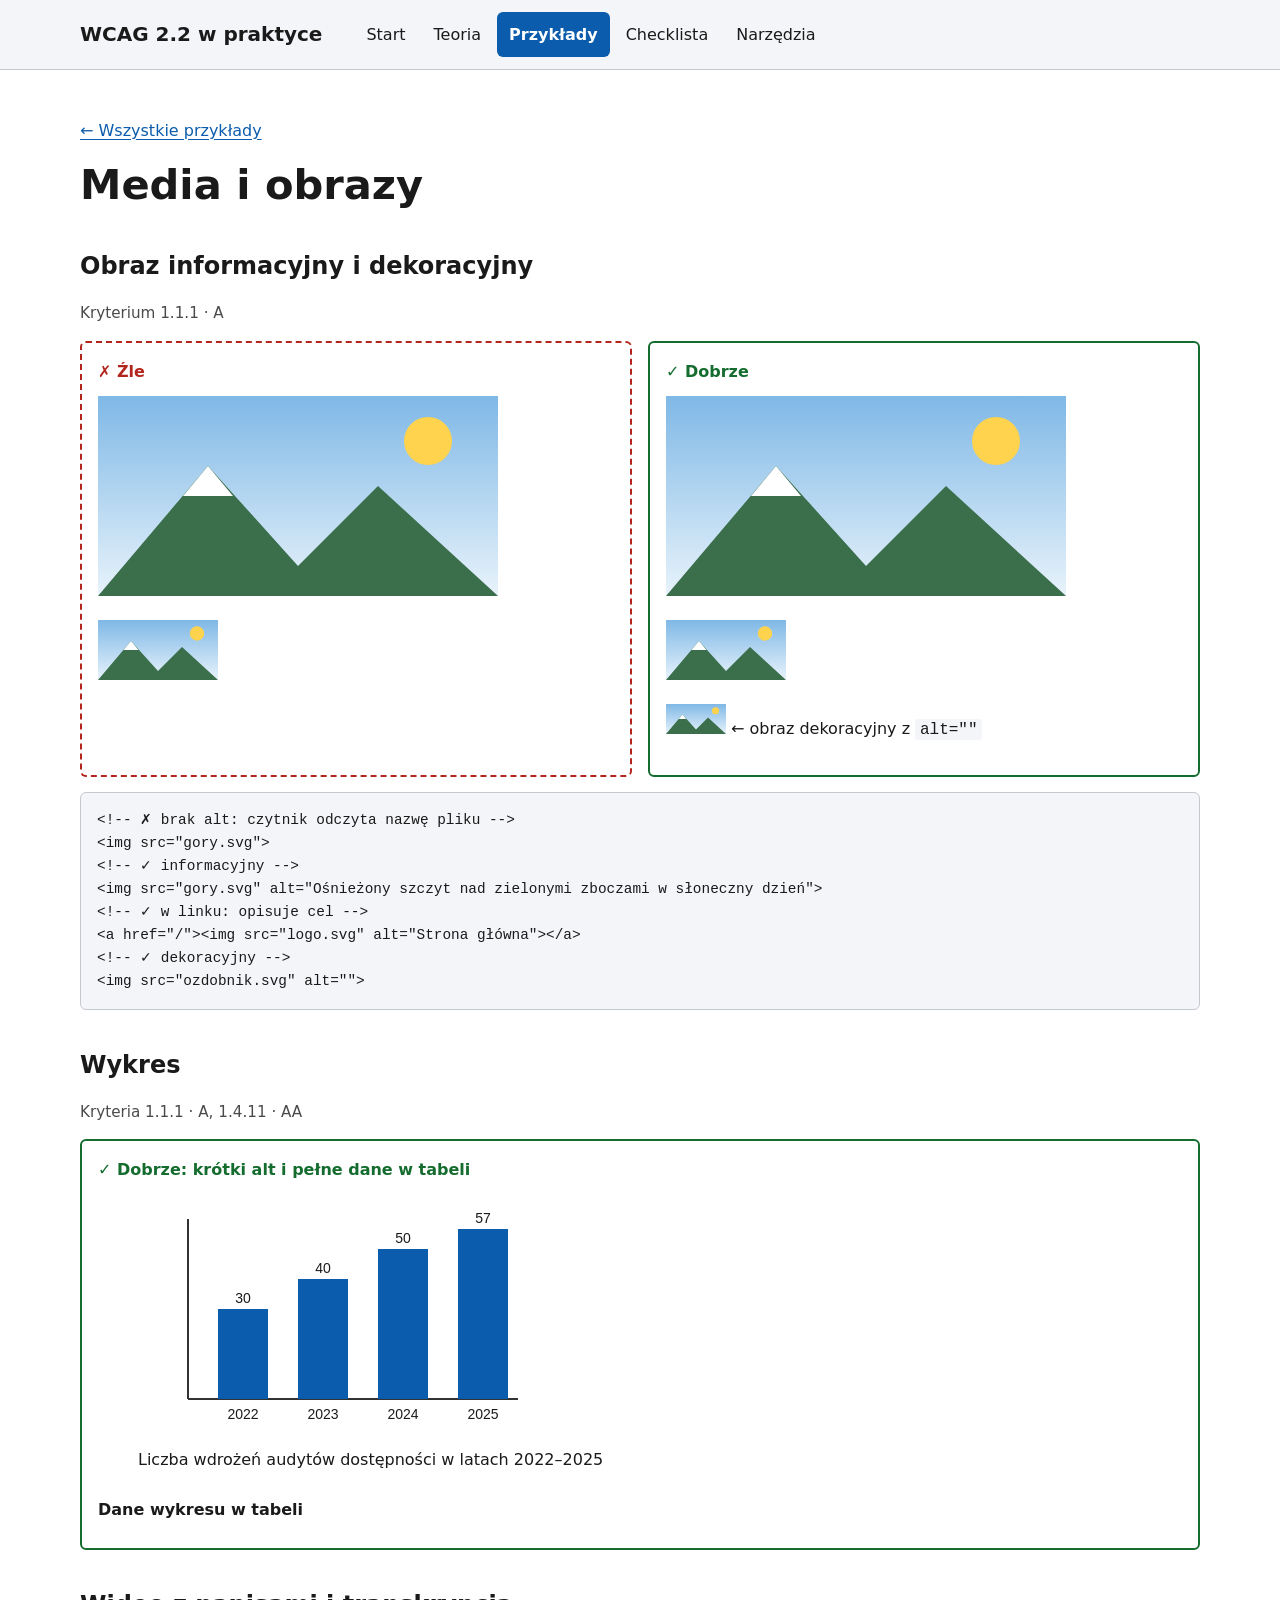
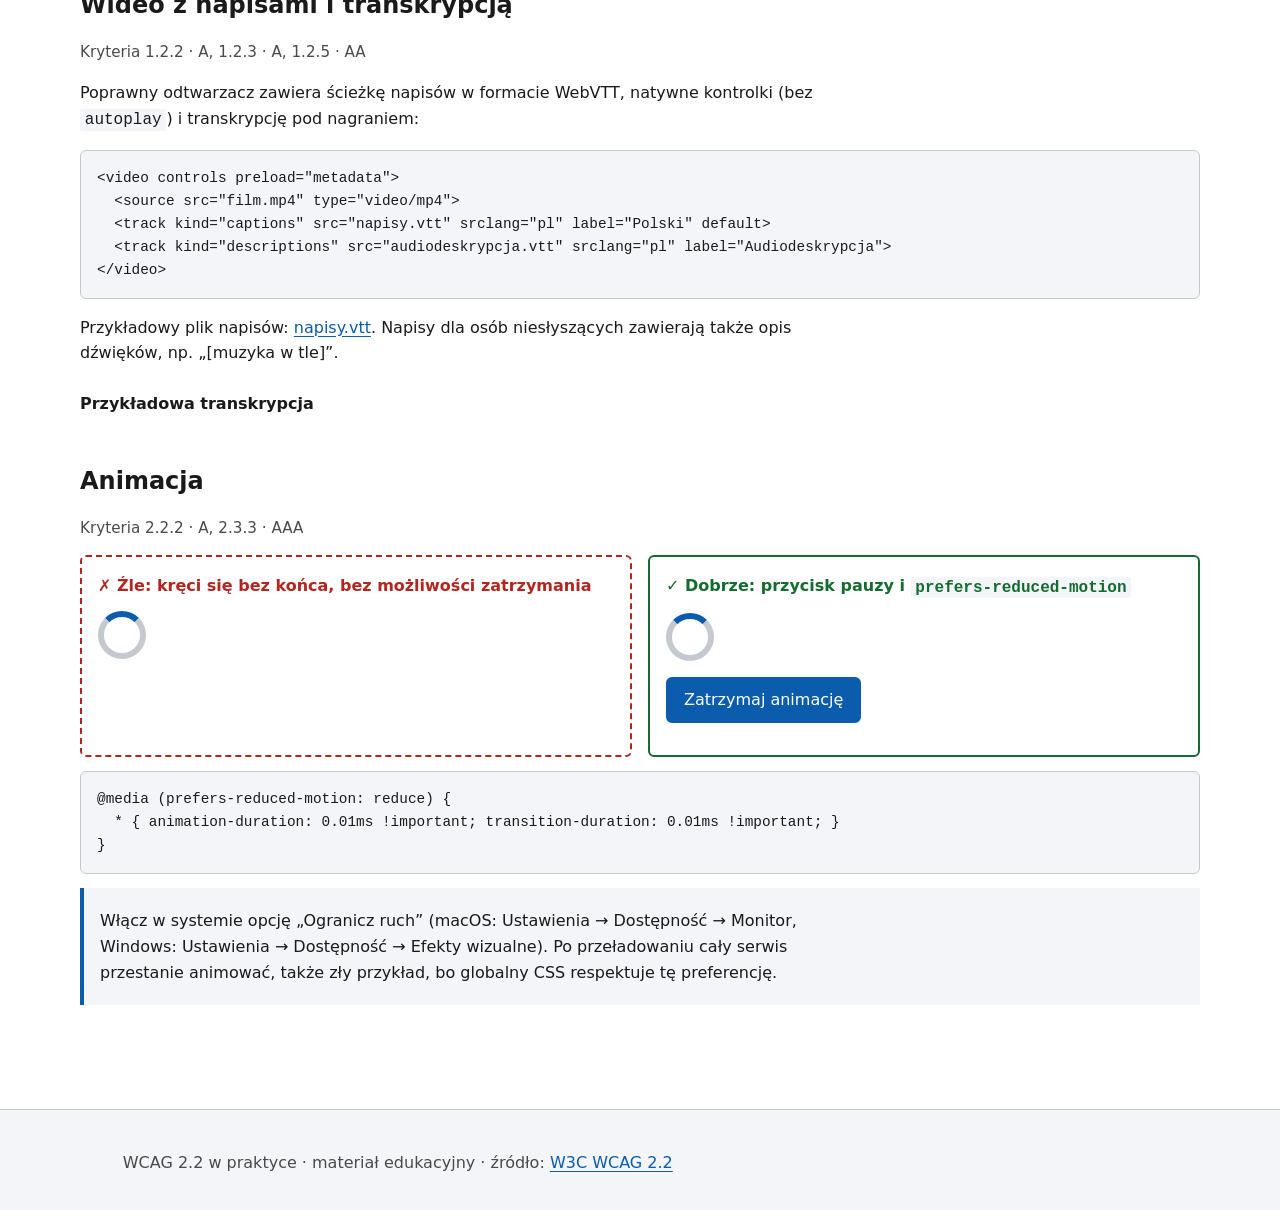
<file: przyklady/media.html>
<!doctype html>
<html lang="pl">
<head>
  <meta charset="utf-8">
  <meta name="viewport" content="width=device-width, initial-scale=1">
  <title>Media i obrazy – Przykłady – WCAG 2.2 w praktyce</title>
  <link rel="stylesheet" href="../assets/css/style.css">
  <link rel="stylesheet" href="../assets/css/demo.css">
</head>
<body>
  <a class="skip-link" href="#main">Przejdź do treści</a>
  <header class="site-header">
    <div class="inner">
      <a class="logo" href="../index.html">WCAG 2.2 w praktyce</a>
      <nav class="site-nav" aria-label="Główna">
        <ul>
          <li><a href="../index.html">Start</a></li>
          <li><a href="../teoria.html">Teoria</a></li>
          <li><a href="index.html" aria-current="page">Przykłady</a></li>
          <li><a href="../checklista.html">Checklista</a></li>
          <li><a href="../narzedzia.html">Narzędzia</a></li>
        </ul>
      </nav>
    </div>
  </header>

  <main id="main" tabindex="-1">
    <p><a href="index.html">← Wszystkie przykłady</a></p>
    <h1>Media i obrazy</h1>

    <section class="example" aria-labelledby="ex-alt">
      <h2 id="ex-alt">Obraz informacyjny i dekoracyjny</h2>
      <p class="meta">Kryterium 1.1.1 · A</p>
      <div class="demo-pair">
        <div class="demo demo--bad">
          <p class="demo-label">✗ Źle</p>
          <img src="../assets/img/gory.svg" width="400" height="200">
          <p><a href="../index.html"><img src="../assets/img/gory.svg" alt="IMG_2041.svg" width="120" height="60"></a></p>
        </div>
        <div class="demo demo--good">
          <p class="demo-label">✓ Dobrze</p>
          <img src="../assets/img/gory.svg" alt="Ośnieżony szczyt nad zielonymi zboczami w słoneczny dzień" width="400" height="200">
          <p><a href="../index.html"><img src="../assets/img/gory.svg" alt="Strona główna" width="120" height="60"></a></p>
          <p><img src="../assets/img/gory.svg" alt="" width="60" height="30"> ← obraz dekoracyjny z <code>alt=""</code></p>
        </div>
      </div>
<pre><code>&lt;!-- ✗ brak alt: czytnik odczyta nazwę pliku --&gt;
&lt;img src="gory.svg"&gt;
&lt;!-- ✓ informacyjny --&gt;
&lt;img src="gory.svg" alt="Ośnieżony szczyt nad zielonymi zboczami w słoneczny dzień"&gt;
&lt;!-- ✓ w linku: opisuje cel --&gt;
&lt;a href="/"&gt;&lt;img src="logo.svg" alt="Strona główna"&gt;&lt;/a&gt;
&lt;!-- ✓ dekoracyjny --&gt;
&lt;img src="ozdobnik.svg" alt=""&gt;</code></pre>
    </section>

    <section class="example" aria-labelledby="ex-chart">
      <h2 id="ex-chart">Wykres</h2>
      <p class="meta">Kryteria 1.1.1 · A, 1.4.11 · AA</p>
      <div class="demo demo--good">
        <p class="demo-label">✓ Dobrze: krótki alt i pełne dane w tabeli</p>
        <figure>
          <img src="../assets/img/wykres.svg" alt="Wykres słupkowy: liczba wdrożeń rośnie z 30 w 2022 do 57 w 2025 r. Dane w tabeli poniżej." width="400" height="240">
          <figcaption>Liczba wdrożeń audytów dostępności w latach 2022–2025</figcaption>
        </figure>
        <details>
          <summary>Dane wykresu w tabeli</summary>
          <table>
            <thead><tr><th scope="col">Rok</th><th scope="col">Liczba wdrożeń</th></tr></thead>
            <tbody>
              <tr><th scope="row">2022</th><td>30</td></tr>
              <tr><th scope="row">2023</th><td>40</td></tr>
              <tr><th scope="row">2024</th><td>50</td></tr>
              <tr><th scope="row">2025</th><td>57</td></tr>
            </tbody>
          </table>
        </details>
      </div>
    </section>

    <section class="example" aria-labelledby="wideo">
      <h2 id="wideo">Wideo z napisami i transkrypcją</h2>
      <p class="meta">Kryteria 1.2.2 · A, 1.2.3 · A, 1.2.5 · AA</p>
      <p>Poprawny odtwarzacz zawiera ścieżkę napisów w formacie WebVTT, natywne kontrolki (bez <code>autoplay</code>) i transkrypcję pod nagraniem:</p>
<pre><code>&lt;video controls preload="metadata"&gt;
  &lt;source src="film.mp4" type="video/mp4"&gt;
  &lt;track kind="captions" src="napisy.vtt" srclang="pl" label="Polski" default&gt;
  &lt;track kind="descriptions" src="audiodeskrypcja.vtt" srclang="pl" label="Audiodeskrypcja"&gt;
&lt;/video&gt;</code></pre>
      <p>Przykładowy plik napisów: <a href="../assets/media/napisy.vtt">napisy.vtt</a>. Napisy dla osób niesłyszących zawierają także opis dźwięków, np. „[muzyka w tle]”.</p>
      <details>
        <summary>Przykładowa transkrypcja</summary>
        <p>[Muzyka w tle] Lektor: „Dostępność to nie dodatek – to jakość.”</p>
      </details>
    </section>

    <section class="example" aria-labelledby="animacja">
      <h2 id="animacja">Animacja</h2>
      <p class="meta">Kryteria 2.2.2 · A, 2.3.3 · AAA</p>
      <div class="demo-pair">
        <div class="demo demo--bad">
          <p class="demo-label">✗ Źle: kręci się bez końca, bez możliwości zatrzymania</p>
          <div class="spinner-demo" style="animation-duration:0.6s"></div>
        </div>
        <div class="demo demo--good">
          <p class="demo-label">✓ Dobrze: przycisk pauzy i <code>prefers-reduced-motion</code></p>
          <div class="spinner-demo" id="good-spinner"></div>
          <p><button type="button" id="anim-toggle">Zatrzymaj animację</button></p>
        </div>
      </div>
<pre><code>@media (prefers-reduced-motion: reduce) {
  * { animation-duration: 0.01ms !important; transition-duration: 0.01ms !important; }
}</code></pre>
      <div class="how-to-test"><p>Włącz w systemie opcję „Ogranicz ruch” (macOS: Ustawienia → Dostępność → Monitor, Windows: Ustawienia → Dostępność → Efekty wizualne). Po przeładowaniu cały serwis przestanie animować, także zły przykład, bo globalny CSS respektuje tę preferencję.</p></div>
    </section>
  </main>

  <footer class="site-footer">
    <p>WCAG 2.2 w praktyce · materiał edukacyjny · źródło: <a href="https://www.w3.org/TR/WCAG22/" lang="en">W3C WCAG 2.2</a></p>
  </footer>
  <script src="../assets/js/demos.js"></script>
</body>
</html>
</file>
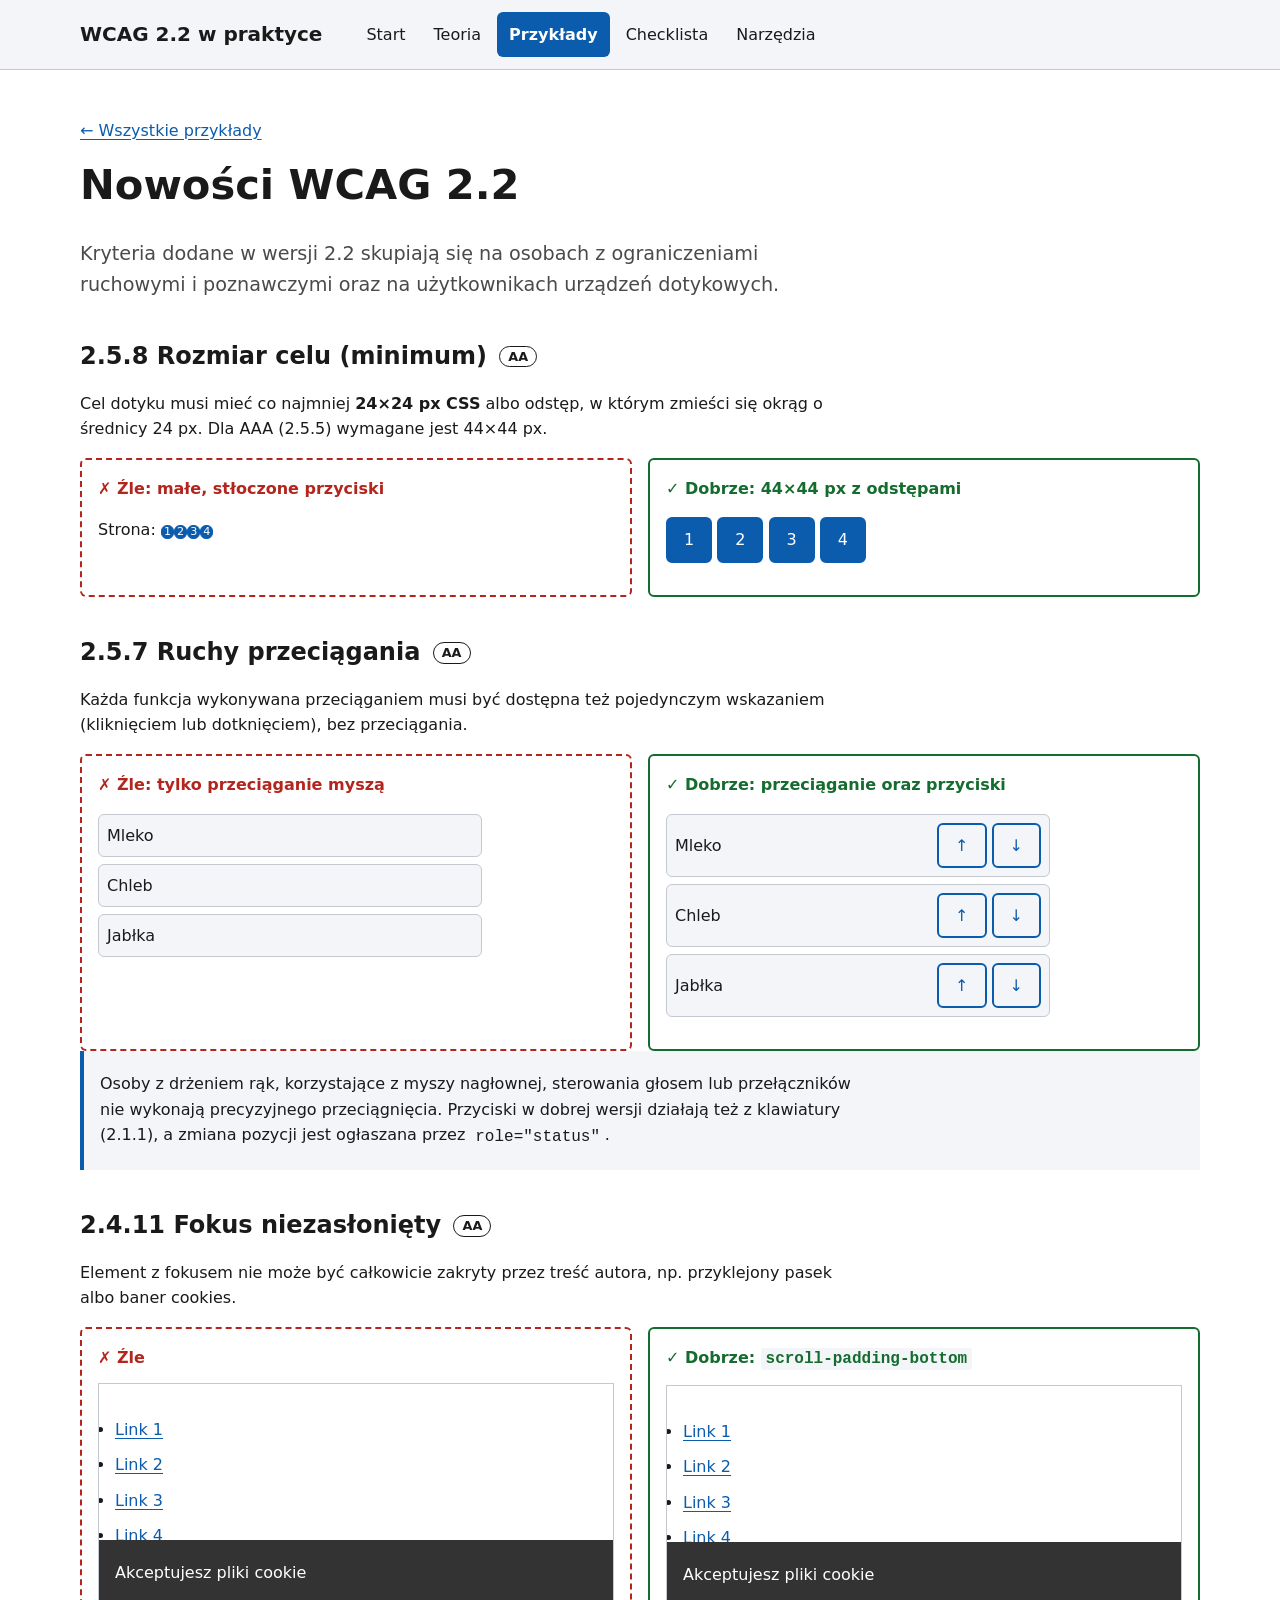
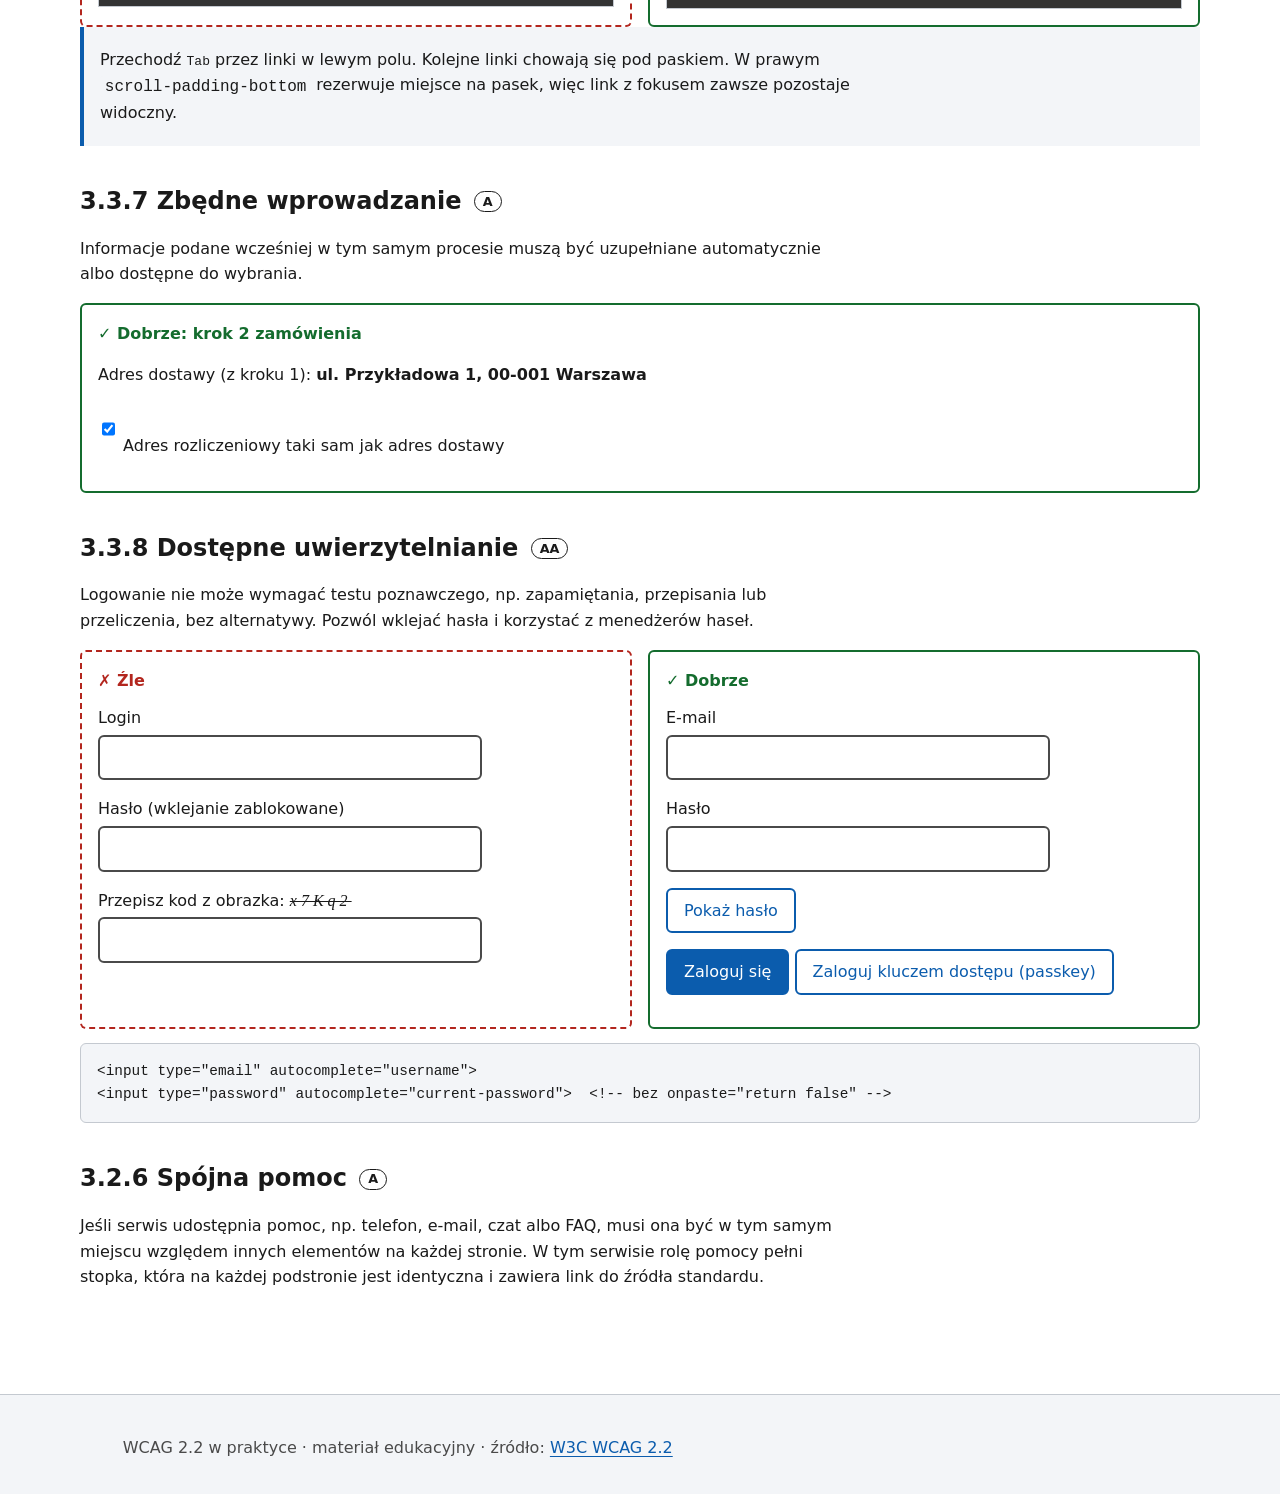
<file: przyklady/wcag22.html>
<!doctype html>
<html lang="pl">
<head>
  <meta charset="utf-8">
  <meta name="viewport" content="width=device-width, initial-scale=1">
  <title>Nowości WCAG 2.2 – Przykłady – WCAG 2.2 w praktyce</title>
  <link rel="stylesheet" href="../assets/css/style.css">
  <link rel="stylesheet" href="../assets/css/demo.css">
</head>
<body>
  <a class="skip-link" href="#main">Przejdź do treści</a>
  <header class="site-header">
    <div class="inner">
      <a class="logo" href="../index.html">WCAG 2.2 w praktyce</a>
      <nav class="site-nav" aria-label="Główna">
        <ul>
          <li><a href="../index.html">Start</a></li>
          <li><a href="../teoria.html">Teoria</a></li>
          <li><a href="index.html" aria-current="page">Przykłady</a></li>
          <li><a href="../checklista.html">Checklista</a></li>
          <li><a href="../narzedzia.html">Narzędzia</a></li>
        </ul>
      </nav>
    </div>
  </header>

  <main id="main" tabindex="-1">
    <p><a href="index.html">← Wszystkie przykłady</a></p>
    <h1>Nowości WCAG 2.2</h1>
    <p class="lead">Kryteria dodane w wersji 2.2 skupiają się na osobach z ograniczeniami ruchowymi i poznawczymi oraz na użytkownikach urządzeń dotykowych.</p>

    <section class="example" aria-labelledby="ex-target">
      <h2 id="ex-target">2.5.8 Rozmiar celu (minimum) <span class="badge">AA</span></h2>
      <p>Cel dotyku musi mieć co najmniej <strong>24×24 px CSS</strong> albo odstęp, w którym zmieści się okrąg o średnicy 24 px. Dla AAA (2.5.5) wymagane jest 44×44 px.</p>
      <div class="demo-pair">
        <div class="demo demo--bad">
          <p class="demo-label">✗ Źle: małe, stłoczone przyciski</p>
          <p>Strona:
            <button class="tiny-target" type="button">1</button><button class="tiny-target" type="button">2</button><button class="tiny-target" type="button">3</button><button class="tiny-target" type="button">4</button>
          </p>
        </div>
        <div class="demo demo--good">
          <p class="demo-label">✓ Dobrze: 44×44 px z odstępami</p>
          <nav aria-label="Paginacja (przykład)">
            <p>
              <button type="button" aria-current="page">1</button>
              <button type="button">2</button>
              <button type="button">3</button>
              <button type="button">4</button>
            </p>
          </nav>
        </div>
      </div>
    </section>

    <section class="example" aria-labelledby="ex-drag">
      <h2 id="ex-drag">2.5.7 Ruchy przeciągania <span class="badge">AA</span></h2>
      <p>Każda funkcja wykonywana przeciąganiem musi być dostępna też pojedynczym wskazaniem (kliknięciem lub dotknięciem), bez przeciągania.</p>
      <div class="demo-pair">
        <div class="demo demo--bad">
          <p class="demo-label">✗ Źle: tylko przeciąganie myszą</p>
          <ul class="sortable">
            <li draggable="true">Mleko</li>
            <li draggable="true">Chleb</li>
            <li draggable="true">Jabłka</li>
          </ul>
        </div>
        <div class="demo demo--good">
          <p class="demo-label">✓ Dobrze: przeciąganie oraz przyciski</p>
          <ul class="sortable" id="good-sort" aria-label="Lista zakupów">
            <li draggable="true"><span class="item-name">Mleko</span>
              <span><button type="button" class="secondary" data-move="up" aria-label="Przesuń Mleko wyżej">↑</button>
              <button type="button" class="secondary" data-move="down" aria-label="Przesuń Mleko niżej">↓</button></span></li>
            <li draggable="true"><span class="item-name">Chleb</span>
              <span><button type="button" class="secondary" data-move="up" aria-label="Przesuń Chleb wyżej">↑</button>
              <button type="button" class="secondary" data-move="down" aria-label="Przesuń Chleb niżej">↓</button></span></li>
            <li draggable="true"><span class="item-name">Jabłka</span>
              <span><button type="button" class="secondary" data-move="up" aria-label="Przesuń Jabłka wyżej">↑</button>
              <button type="button" class="secondary" data-move="down" aria-label="Przesuń Jabłka niżej">↓</button></span></li>
          </ul>
          <p id="good-sort-status" role="status"></p>
        </div>
      </div>
      <div class="how-to-test"><p>Osoby z drżeniem rąk, korzystające z myszy nagłownej, sterowania głosem lub przełączników nie wykonają precyzyjnego przeciągnięcia. Przyciski w dobrej wersji działają też z klawiatury (2.1.1), a zmiana pozycji jest ogłaszana przez <code>role="status"</code>.</p></div>
    </section>

    <section class="example" aria-labelledby="ex-obscured">
      <h2 id="ex-obscured">2.4.11 Fokus niezasłonięty <span class="badge">AA</span></h2>
      <p>Element z fokusem nie może być całkowicie zakryty przez treść autora, np. przyklejony pasek albo baner cookies.</p>
      <div class="demo-pair">
        <div class="demo demo--bad">
          <p class="demo-label">✗ Źle</p>
          <div class="scroll-box" role="region" aria-label="Przewijana lista (zły przykład)" tabindex="0">
            <ul>
              <li><a href="#ex-obscured">Link 1</a></li><li><a href="#ex-obscured">Link 2</a></li>
              <li><a href="#ex-obscured">Link 3</a></li><li><a href="#ex-obscured">Link 4</a></li>
              <li><a href="#ex-obscured">Link 5</a></li><li><a href="#ex-obscured">Link 6</a></li>
              <li><a href="#ex-obscured">Link 7</a></li><li><a href="#ex-obscured">Link 8</a></li>
              <li><a href="#ex-obscured">Link 9</a></li><li><a href="#ex-obscured">Link 10</a></li>
            </ul>
            <div class="sticky-bar">Akceptujesz pliki cookie</div>
          </div>
        </div>
        <div class="demo demo--good">
          <p class="demo-label">✓ Dobrze: <code>scroll-padding-bottom</code></p>
          <div class="scroll-box scroll-box--good" role="region" aria-label="Przewijana lista (dobry przykład)" tabindex="0">
            <ul>
              <li><a href="#ex-obscured">Link 1</a></li><li><a href="#ex-obscured">Link 2</a></li>
              <li><a href="#ex-obscured">Link 3</a></li><li><a href="#ex-obscured">Link 4</a></li>
              <li><a href="#ex-obscured">Link 5</a></li><li><a href="#ex-obscured">Link 6</a></li>
              <li><a href="#ex-obscured">Link 7</a></li><li><a href="#ex-obscured">Link 8</a></li>
              <li><a href="#ex-obscured">Link 9</a></li><li><a href="#ex-obscured">Link 10</a></li>
            </ul>
            <div class="sticky-bar">Akceptujesz pliki cookie</div>
          </div>
        </div>
      </div>
      <div class="how-to-test"><p>Przechodź <kbd>Tab</kbd> przez linki w lewym polu. Kolejne linki chowają się pod paskiem. W prawym <code>scroll-padding-bottom</code> rezerwuje miejsce na pasek, więc link z fokusem zawsze pozostaje widoczny.</p></div>
    </section>

    <section class="example" aria-labelledby="ex-redundant">
      <h2 id="ex-redundant">3.3.7 Zbędne wprowadzanie <span class="badge">A</span></h2>
      <p>Informacje podane wcześniej w tym samym procesie muszą być uzupełniane automatycznie albo dostępne do wybrania.</p>
      <div class="demo demo--good">
        <p class="demo-label">✓ Dobrze: krok 2 zamówienia</p>
        <p>Adres dostawy (z kroku 1): <strong>ul. Przykładowa 1, 00-001 Warszawa</strong></p>
        <p><input type="checkbox" id="same-address" checked> <label for="same-address">Adres rozliczeniowy taki sam jak adres dostawy</label></p>
        <div id="billing-fields" hidden>
          <div class="field"><label for="bill-street">Ulica i numer</label><input id="bill-street" autocomplete="billing street-address"></div>
          <div class="field"><label for="bill-city">Miasto</label><input id="bill-city" autocomplete="billing address-level2"></div>
        </div>
      </div>
    </section>

    <section class="example" aria-labelledby="ex-auth">
      <h2 id="ex-auth">3.3.8 Dostępne uwierzytelnianie <span class="badge">AA</span></h2>
      <p>Logowanie nie może wymagać testu poznawczego, np. zapamiętania, przepisania lub przeliczenia, bez alternatywy. Pozwól wklejać hasła i korzystać z menedżerów haseł.</p>
      <div class="demo-pair">
        <div class="demo demo--bad">
          <p class="demo-label">✗ Źle</p>
          <div class="field"><label for="bad-login">Login</label><input id="bad-login" autocomplete="off"></div>
          <div class="field"><label for="bad-pass">Hasło (wklejanie zablokowane)</label><input id="bad-pass" type="password" autocomplete="off"></div>
          <p id="bad-pass-msg" class="field-error" role="alert"></p>
          <div class="field"><label for="bad-captcha">Przepisz kod z obrazka: <span style="font-family:serif;font-style:italic;letter-spacing:4px;text-decoration:line-through">x7Kq2</span></label><input id="bad-captcha"></div>
        </div>
        <div class="demo demo--good">
          <p class="demo-label">✓ Dobrze</p>
          <div class="field"><label for="good-login">E-mail</label><input id="good-login" type="email" autocomplete="username"></div>
          <div class="field"><label for="good-pass">Hasło</label>
            <input id="good-pass" type="password" autocomplete="current-password">
          </div>
          <p><button type="button" class="secondary" id="show-pass" aria-pressed="false" aria-controls="good-pass">Pokaż hasło</button></p>
          <p><button type="button">Zaloguj się</button> <button type="button" class="secondary">Zaloguj kluczem dostępu (passkey)</button></p>
        </div>
      </div>
<pre><code>&lt;input type="email" autocomplete="username"&gt;
&lt;input type="password" autocomplete="current-password"&gt;  &lt;!-- bez onpaste="return false" --&gt;</code></pre>
    </section>

    <section class="example" aria-labelledby="ex-help">
      <h2 id="ex-help">3.2.6 Spójna pomoc <span class="badge">A</span></h2>
      <p>Jeśli serwis udostępnia pomoc, np. telefon, e-mail, czat albo FAQ, musi ona być w tym samym miejscu względem innych elementów na każdej stronie. W tym serwisie rolę pomocy pełni stopka, która na każdej podstronie jest identyczna i zawiera link do źródła standardu.</p>
    </section>
  </main>

  <footer class="site-footer">
    <p>WCAG 2.2 w praktyce · materiał edukacyjny · źródło: <a href="https://www.w3.org/TR/WCAG22/" lang="en">W3C WCAG 2.2</a></p>
  </footer>
  <script src="../assets/js/demos.js"></script>
</body>
</html>
</file>
<file: assets/css/style.css>
:root {
  --bg: #ffffff;
  --fg: #1a1a1a;
  --muted: #4a4a4a;
  --accent: #0b5cad;
  --accent-fg: #ffffff;
  --surface: #f3f5f8;
  --border: #c4c9d0;
  --focus: #b3006b;
  --good: #146c2e;
  --bad: #b3261e;
  --radius: 6px;
  --max: 72rem;
  font-size: 100%;
  color-scheme: light dark;
}

@media (prefers-color-scheme: dark) {
  :root {
    --bg: #121417;
    --fg: #eceff3;
    --muted: #c3c8cf;
    --accent: #8cc4ff;
    --accent-fg: #0b1a2b;
    --surface: #1d2127;
    --border: #5b636e;
    --focus: #ffb3e0;
    --good: #7ddc93;
    --bad: #ff9b93;
  }
}

*, *::before, *::after { box-sizing: border-box; }

body {
  margin: 0;
  font-family: system-ui, -apple-system, "Segoe UI", Roboto, sans-serif;
  line-height: 1.6;
  color: var(--fg);
  background: var(--bg);
}

a { color: var(--accent); text-underline-offset: 0.2em; }
a:hover { text-decoration-thickness: 2px; }

:focus-visible {
  outline: 3px solid var(--focus);
  outline-offset: 3px;
}

img { max-width: 100%; height: auto; }

.skip-link {
  position: absolute;
  left: 1rem;
  top: -10rem;
  padding: 0.75rem 1rem;
  background: var(--accent);
  color: var(--accent-fg);
  font-weight: 700;
  z-index: 100;
  border-radius: var(--radius);
}
.skip-link:focus { top: 1rem; }

.visually-hidden {
  position: absolute !important;
  width: 1px; height: 1px;
  padding: 0; margin: -1px;
  overflow: hidden; clip: rect(0 0 0 0);
  white-space: nowrap; border: 0;
}

.site-header {
  border-bottom: 1px solid var(--border);
  background: var(--surface);
}
.site-header .inner {
  max-width: var(--max);
  margin: 0 auto;
  padding: 0.75rem 1rem;
  display: flex;
  flex-wrap: wrap;
  align-items: center;
  gap: 0.5rem 2rem;
}
.logo { font-weight: 800; font-size: 1.25rem; color: var(--fg); text-decoration: none; }

.site-nav ul {
  list-style: none;
  margin: 0; padding: 0;
  display: flex; flex-wrap: wrap; gap: 0.25rem;
}
.site-nav a {
  display: inline-block;
  min-height: 44px;
  padding: 0.6rem 0.75rem;
  border-radius: var(--radius);
  text-decoration: none;
  color: var(--fg);
}
.site-nav a:hover { background: var(--bg); text-decoration: underline; }
.site-nav a[aria-current="page"] {
  background: var(--accent);
  color: var(--accent-fg);
  font-weight: 700;
}

main {
  max-width: var(--max);
  margin: 0 auto;
  padding: 2rem 1rem 4rem;
}
main:focus { outline: none; }

h1, h2, h3 { line-height: 1.25; }
h1 { font-size: clamp(1.8rem, 4vw, 2.6rem); margin-top: 0; }
h2 { margin-top: 2.5rem; }

.lead { font-size: 1.2rem; color: var(--muted); max-width: 60ch; }
p, li { max-width: 75ch; }

.cards {
  display: grid;
  grid-template-columns: repeat(auto-fit, minmax(16rem, 1fr));
  gap: 1rem;
  padding: 0;
  list-style: none;
}
.card {
  border: 1px solid var(--border);
  border-radius: var(--radius);
  padding: 1rem 1.25rem;
  background: var(--surface);
}
.card h3 { margin-top: 0; }

.badge {
  display: inline-block;
  font-size: 0.8rem;
  font-weight: 700;
  padding: 0.1rem 0.5rem;
  border-radius: 999px;
  border: 1px solid currentColor;
  vertical-align: middle;
  margin-left: 0.25rem;
}
.badge--new { color: var(--good); }

.concept {
  border-top: 1px solid var(--border);
  padding-top: 0.5rem;
}
.meta { color: var(--muted); font-size: 0.95rem; }

.toc ol { columns: 2 18rem; }

table { border-collapse: collapse; width: 100%; margin: 1rem 0; }
th, td { border: 1px solid var(--border); padding: 0.5rem 0.75rem; text-align: left; vertical-align: top; }
th { background: var(--surface); }

pre {
  background: var(--surface);
  border: 1px solid var(--border);
  border-radius: var(--radius);
  padding: 1rem;
  overflow-x: auto;
  font-size: 0.9rem;
}
code { font-family: ui-monospace, SFMono-Regular, Menlo, monospace; }
:not(pre) > code { background: var(--surface); padding: 0.1em 0.3em; border-radius: 3px; }

button, .btn {
  font: inherit;
  min-height: 44px;
  padding: 0.5rem 1rem;
  border-radius: var(--radius);
  border: 2px solid var(--accent);
  background: var(--accent);
  color: var(--accent-fg);
  cursor: pointer;
}
button.secondary { background: transparent; color: var(--accent); }

input, select, textarea {
  font: inherit;
  padding: 0.5rem;
  border: 2px solid var(--muted);
  border-radius: var(--radius);
  background: var(--bg);
  color: var(--fg);
  min-height: 44px;
}

.site-footer {
  border-top: 1px solid var(--border);
  background: var(--surface);
  padding: 1.5rem 1rem;
  text-align: center;
  color: var(--muted);
}

@media (prefers-reduced-motion: reduce) {
  *, *::before, *::after {
    animation-duration: 0.01ms !important;
    animation-iteration-count: 1 !important;
    transition-duration: 0.01ms !important;
    scroll-behavior: auto !important;
  }
}
</file>
<file: assets/css/demo.css>
.example { margin: 2.5rem 0; }

.demo-pair {
  display: grid;
  grid-template-columns: repeat(auto-fit, minmax(20rem, 1fr));
  gap: 1rem;
}

.demo {
  border: 2px solid var(--border);
  border-radius: var(--radius);
  padding: 1rem;
  position: relative;
}
.demo-label {
  display: block;
  font-weight: 700;
  margin: 0 0 0.75rem;
}
.demo--bad { border-color: var(--bad); border-style: dashed; }
.demo--bad .demo-label { color: var(--bad); }
.demo--good { border-color: var(--good); }
.demo--good .demo-label { color: var(--good); }

.skip-demo { font-size: 0.9rem; }

.how-to-test {
  border-left: 4px solid var(--accent);
  padding: 0.25rem 1rem;
  background: var(--surface);
}

details { margin-top: 1rem; }
summary { cursor: pointer; min-height: 44px; display: flex; align-items: center; font-weight: 600; }

/* --- celowo złe style (tylko w .demo--bad) --- */
.demo--bad .no-outline:focus,
.demo--bad .no-outline:focus-visible { outline: none; }
.demo--bad .low-contrast { color: #aaaaaa; background: #ffffff; padding: 0.5rem; }
.demo--bad .fake-btn {
  display: inline-block; background: #555; color: #fff; padding: 0.5rem 1rem;
  border-radius: 4px; cursor: pointer; user-select: none;
}
.demo--bad .tiny-target {
  font-size: 0.7rem; min-height: 0; padding: 0 2px; line-height: 1; border-width: 1px;
}

/* --- formularze --- */
.field { margin-bottom: 1rem; display: flex; flex-direction: column; gap: 0.25rem; max-width: 24rem; }
.field-error { color: var(--bad); font-weight: 600; }
.field-hint { color: var(--muted); font-size: 0.9rem; }
[aria-invalid="true"] { border-color: var(--bad); }
#native-form :user-invalid { border-color: var(--bad); }
fieldset { border: 1px solid var(--border); border-radius: var(--radius); margin: 0 0 1rem; }
.error-summary { border: 2px solid var(--bad); padding: 0.75rem 1rem; border-radius: var(--radius); margin-bottom: 1rem; }

/* --- modal --- */
.modal-backdrop {
  position: fixed; inset: 0; background: rgb(0 0 0 / 0.6);
  display: flex; align-items: center; justify-content: center; z-index: 200; padding: 1rem;
}
.modal-backdrop[hidden] { display: none; }
.modal {
  background: var(--bg); color: var(--fg); padding: 1.5rem; border-radius: var(--radius);
  max-width: 28rem; width: 100%; border: 2px solid var(--border);
}
dialog.modal::backdrop { background: rgb(0 0 0 / 0.6); }

/* --- zakładki --- */
[role="tablist"] { display: flex; gap: 0.25rem; border-bottom: 2px solid var(--border); }
[role="tab"] { background: var(--surface); color: var(--fg); border: 2px solid var(--border); border-bottom: none; border-radius: var(--radius) var(--radius) 0 0; }
[role="tab"][aria-selected="true"] { background: var(--accent); color: var(--accent-fg); border-color: var(--accent); }
[role="tabpanel"] { padding: 1rem 0; }

/* --- akordeon --- */
.accordion h3 { margin: 0.25rem 0; }
.accordion button { width: 100%; text-align: left; display: flex; justify-content: space-between; }
.accordion button[aria-expanded="true"] .chev { transform: rotate(180deg); }
.accordion .panel { padding: 0.5rem 1rem; }

/* --- menu --- */
.demo-nav ul { list-style: none; padding: 0; display: flex; gap: 0.5rem; flex-wrap: wrap; }

/* --- kontrast --- */
.contrast-preview { padding: 1rem; border-radius: var(--radius); border: 1px solid var(--border); margin: 1rem 0; font-size: 1.1rem; }
.contrast-preview .big { font-size: 1.5rem; font-weight: 700; }
.result-pass { color: var(--good); font-weight: 700; }
.result-fail { color: var(--bad); font-weight: 700; }

.status-dot { display: inline-block; width: 0.8rem; height: 0.8rem; border-radius: 50%; margin-right: 0.4rem; }

/* --- przeciąganie --- */
.sortable { list-style: none; padding: 0; max-width: 24rem; }
.sortable li {
  display: flex; align-items: center; justify-content: space-between; gap: 0.5rem;
  border: 1px solid var(--border); padding: 0.5rem; margin-bottom: 0.4rem; border-radius: var(--radius);
  background: var(--surface);
}
.sortable li[draggable="true"] { cursor: grab; }

/* --- sticky (fokus zasłonięty) --- */
.scroll-box { height: 14rem; overflow: auto; position: relative; border: 1px solid var(--border); }
.scroll-box .sticky-bar {
  position: sticky; bottom: 0; background: #333; color: #fff; padding: 1.25rem 1rem;
}
.scroll-box ul { padding: 0.5rem 1rem; }
.scroll-box li { margin: 0.6rem 0; }
.scroll-box--good { scroll-padding-bottom: 5rem; }

/* --- animacja --- */
.spinner-demo {
  width: 3rem; height: 3rem; border-radius: 50%;
  border: 6px solid var(--border); border-top-color: var(--accent);
  animation: spin 1s linear infinite;
}
.spinner-demo.paused { animation-play-state: paused; }
@keyframes spin { to { transform: rotate(360deg); } }

.toast-region { min-height: 2rem; }

.checklist li { margin-bottom: 0.5rem; list-style: none; }
.checklist { padding-left: 0; }
.checklist label { display: flex; gap: 0.6rem; align-items: flex-start; }
.checklist input[type="checkbox"] { width: 1.4rem; height: 1.4rem; min-height: 0; margin-top: 0.2rem; flex: none; }
.progress-text { font-weight: 700; }
</file>
